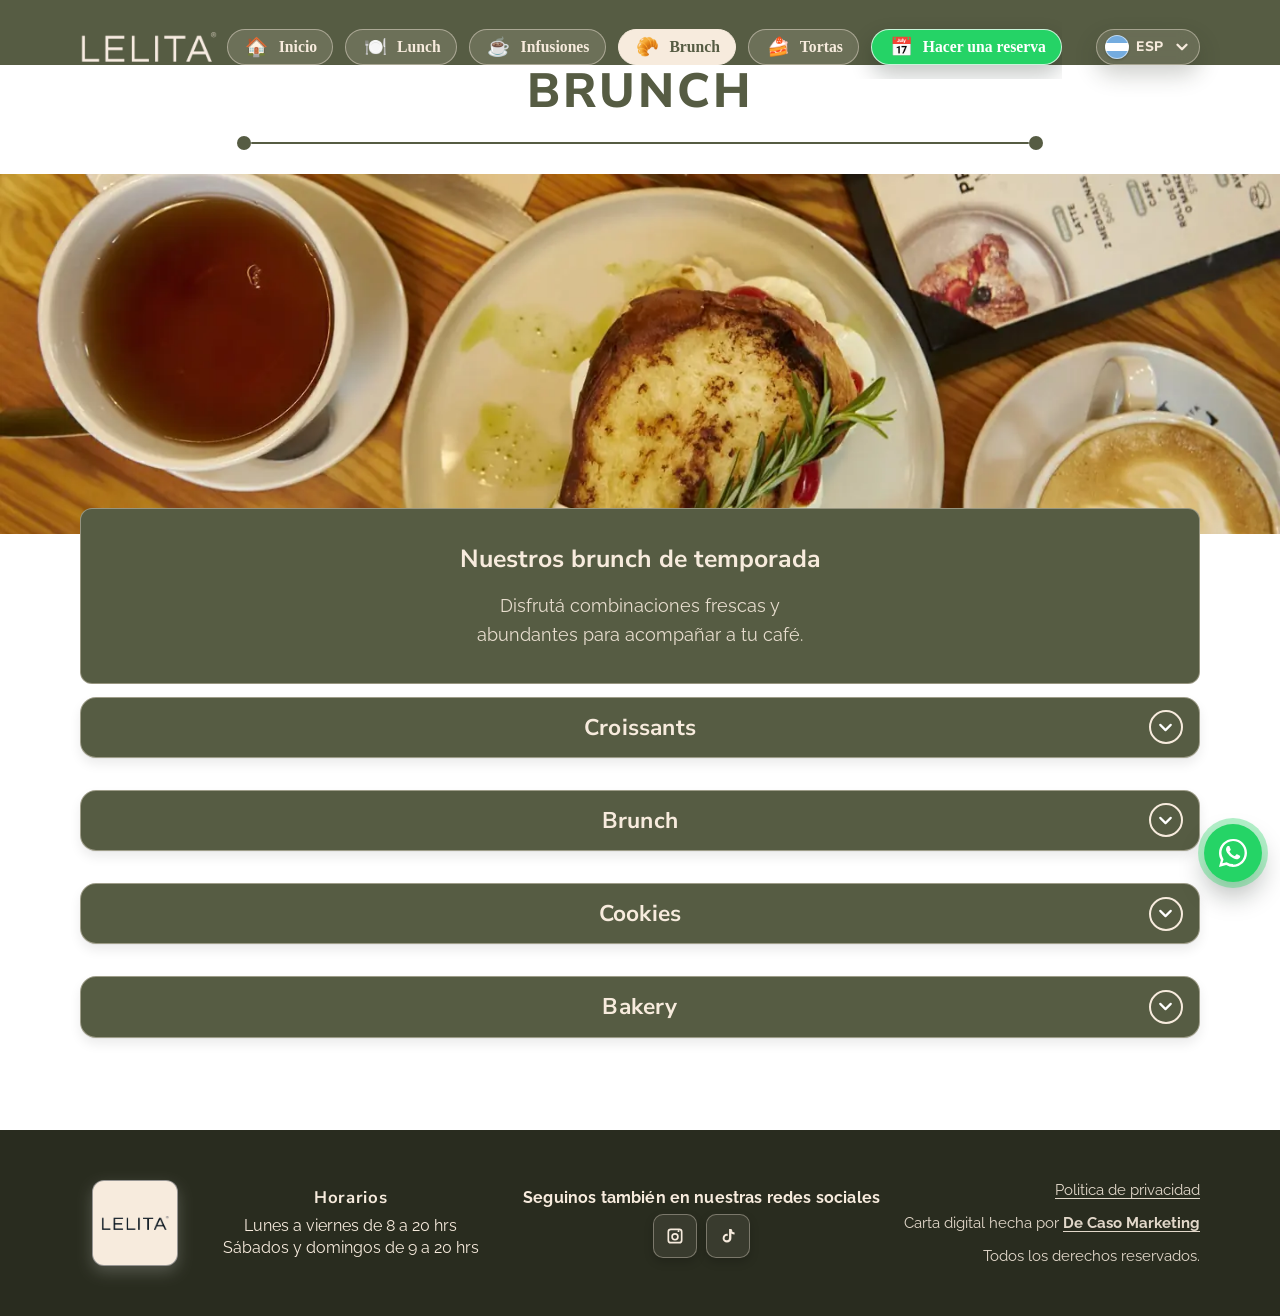
<file: brunch.html>
<!doctype html>
<html lang="es">
  <head>
    <meta charset="utf-8" />
    <meta name="viewport" content="width=device-width, initial-scale=1" />
    <meta name="theme-color" content="#565c43" />
    <title>Cafetería Lelita — Brunch casero en Palermo</title>
    <meta name="description" content="Brunch de Cafetería Lelita: medialunas, croissants, budines, alfajores y más. Aráoz 1186, Palermo, CABA." />
    <meta name="author" content="Cafetería Lelita" />
    <meta name="robots" content="index, follow, max-image-preview:large" />
    <link rel="canonical" href="https://lelita.com.ar/brunch.html" />

    <link rel="icon" href="Fotos/favicon-l.svg?v=2026092817" type="image/svg+xml" sizes="any" />
    <link rel="icon" href="Fotos/1.png?v=2026092817" type="image/png" sizes="32x32" />
    <link rel="apple-touch-icon" href="Fotos/1.png?v=2026092817" />
    <link rel="manifest" href="manifest.webmanifest" />

    <meta property="og:site_name" content="Cafetería Lelita" />
    <meta property="og:type" content="website" />
    <meta property="og:locale" content="es_AR" />
    <meta property="og:title" content="Cafetería Lelita — Brunch casero en Palermo" />
    <meta property="og:description" content="Medialunas, budines, croissants y brunch artesanal en Palermo, CABA." />
    <meta property="og:url" content="https://lelita.com.ar/brunch.html" />
    <meta property="og:image" content="https://lelita.com.ar/Fotos/brunch.jpg" />
    <meta name="twitter:card" content="summary_large_image" />
    <meta name="twitter:title" content="Brunch — Cafetería Lelita" />
    <meta name="twitter:description" content="Brunch casero en Palermo, CABA." />
    <meta name="twitter:image" content="https://lelita.com.ar/Fotos/brunch.jpg" />

    <link rel="preconnect" href="https://fonts.googleapis.com" />
    <link rel="preconnect" href="https://fonts.gstatic.com" crossorigin />
    <link href="https://fonts.googleapis.com/css2?family=Nunito+Sans:wght@400;600;700;800&family=Playwrite+CZ:opsz,wght@8..144,200..400&family=Raleway:wght@400;600&display=swap" rel="stylesheet" />

    <link rel="preload" as="image" href="Fotos/brunch.webp" type="image/webp" fetchpriority="high" />

    <link rel="stylesheet" href="styles.css?v=2026092817" />
    <script defer src="codigo.js?v=2026092817"></script>
    <!-- Google tag (gtag.js) -->
    <script async src="https://www.googletagmanager.com/gtag/js?id=G-SQ95VVT5MY"></script>
    <script>
      window.dataLayer = window.dataLayer || [];
      function gtag(){dataLayer.push(arguments);}
      gtag('js', new Date());

      // Sin banner: analitica activa. Si alguien ya habia tocado "Rechazar", se respeta.
      var lelitaAnalyticsOff = false;
      try { lelitaAnalyticsOff = localStorage.getItem('lelitaConsentChoice') === 'rejected'; } catch (e) {}

      gtag('consent', 'default', {
        ad_storage: 'denied',
        analytics_storage: lelitaAnalyticsOff ? 'denied' : 'granted',
        functionality_storage: 'granted',
        security_storage: 'granted'
      });

      gtag('config', 'G-SQ95VVT5MY');
    </script>
  </head>
  <body class="page-brunch">
    <header class="site-header">
      <div class="header-inner">
        <a href="index.html" class="logo" aria-label="Inicio"><picture><source srcset="Fotos/1.webp?v=2026092817" type="image/webp" /><img class="logo-img" src="Fotos/1.png?v=2026092817" alt="" /></picture></a>
        <div class="lang-switcher">
          <button class="lang-toggle" type="button" aria-label="Elegir idioma" aria-haspopup="menu" aria-expanded="false" aria-controls="lang-menu" data-lang-toggle>
            <span class="flag flag--ar" aria-hidden="true"></span>
            <span class="lang-code" data-lang-code>ESP</span>
          </button>
          <ul id="lang-menu" class="lang-menu" role="menu" aria-label="Idiomas" data-lang-menu>
            <li role="none">
              <button class="lang-option" type="button" role="menuitemradio" aria-checked="true" data-lang-option data-lang="es">
                <span class="flag flag--ar" aria-hidden="true"></span>
                <span class="lang-option__code">ESP</span>
              </button>
            </li>
            <li role="none">
              <button class="lang-option" type="button" role="menuitemradio" aria-checked="false" data-lang-option data-lang="en">
                <span class="flag flag--us" aria-hidden="true"></span>
                <span class="lang-option__code">ENG</span>
              </button>
            </li>
            <li role="none">
              <button class="lang-option" type="button" role="menuitemradio" aria-checked="false" data-lang-option data-lang="pt">
                <span class="flag flag--br" aria-hidden="true"></span>
                <span class="lang-option__code">POR</span>
              </button>
            </li>
          </ul>
        </div>
        <button class="menu-toggle" aria-label="Abrir menú" aria-expanded="false" aria-controls="primary-nav"><span class="menu-icon" aria-hidden="true"></span></button>
        <nav id="primary-nav" class="nav" aria-label="Navegación principal">
          <ul class="nav-list">
            <li class="nav-item"><a class="nav-link" href="index.html"><span class="nav-icon">🏠</span><span class="nav-text">Inicio</span></a></li>
            <li class="nav-item"><a class="nav-link" href="lunch.html"><span class="nav-icon">🍽️</span><span class="nav-text">Lunch</span></a></li>
            <li class="nav-item"><a class="nav-link" href="infusiones.html"><span class="nav-icon">☕</span><span class="nav-text">Infusiones</span></a></li>
            <li class="nav-item"><a class="nav-link" aria-current="page" href="brunch.html"><span class="nav-icon">🥐</span><span class="nav-text">Brunch</span></a></li>
            <li class="nav-item"><a class="nav-link" href="tortas.html"><span class="nav-icon">🍰</span><span class="nav-text">Tortas</span></a></li>
            <li class="nav-item"><a class="nav-link nav-link--reserve" href="https://wa.me/5491122653157?text=Hola%21%0AQuiero%20hacer%20una%20reserva%20a%20nombre%20de%20___%0ASomos%20___%20personas%20para%20el%20d%C3%ADa%20___%20a%20las%20___%20hs." target="_blank" rel="noopener noreferrer"><span class="nav-icon">📅</span><span class="nav-text">Hacer una reserva</span><span class="sr-only"> (abre WhatsApp)</span></a></li>
          </ul>
        </nav>
      </div>
    </header>

    <div class="section-switcher" aria-label="Cambiar sección de la carta">
      <div class="switcher-inner">
        <ul class="switcher-list">
          <li><a class="pill-link" href="lunch.html">Lunch</a></li>
          <li><a class="pill-link" href="infusiones.html">Infusiones</a></li>
          <li><a class="pill-link" aria-current="page" href="brunch.html">Brunch</a></li>
          <li><a class="pill-link" href="tortas.html">Tortas</a></li>
        </ul>
      </div>
    </div>

    <main class="content">
      <section class="section-hero">
        <div class="title-banner" aria-label="Título de sección decorado">
          <div class="line"><span class="dot"></span><span class="rule"></span><span class="dot"></span></div>
          <h1 class="title">Brunch</h1>
          <div class="line"><span class="dot"></span><span class="rule"></span><span class="dot"></span></div>
        </div>
        <div class="section-lead-card">
          <picture><source srcset="Fotos/brunch.webp" type="image/webp" /><img class="lead-media lead-media--full-bleed" src="Fotos/brunch.jpg" alt="Referencia de Brunch" loading="eager" decoding="async" fetchpriority="high" /></picture>
          <div class="lead-body">
            <h2>Nuestros brunch de temporada</h2>
            <p>Disfrutá combinaciones frescas y abundantes para acompañar a tu café.</p>
          </div>
        </div>
      </section>

      <div class="menu-legend menu-legend--hero" aria-label="Opciones especiales" style="display: none;">
        <p class="menu-legend__text">
          <span class="menu-legend__lead">Platos señalados como</span>
          <span class="menu-legend__item">
            <span class="menu-legend__icon menu-legend__icon--veg" aria-hidden="true">🌿</span>
            <span class="menu-legend__label">Vegetariano</span>
          </span>
          <span class="menu-legend__sep">y</span>
          <span class="menu-legend__item">
            <span class="menu-legend__icon menu-legend__icon--tacc" aria-hidden="true">🌾</span>
            <span class="menu-legend__label">Sin TACC</span>
          </span>
        </p>
      </div>

      <!-- Acordiones de Brunch -->
      <!-- Croissants (5 opciones) -->
      <section class="accordion" aria-labelledby="toggle-croissants">
        <button id="toggle-croissants" class="accordion-toggle" type="button" aria-expanded="false" aria-controls="panel-croissants">Croissants</button>
        <div id="panel-croissants" class="accordion-panel" role="region" aria-labelledby="toggle-croissants">
          <div class="dish-list">
            <article class="dish-card has-image" style="--photo-position: 50% 69%; --photo-zoom: 1; --photo-shift-x: 0px; --photo-shift-y: 0px; --photo-radius: 14px; --photo-bg: rgba(247, 235, 221, 0.2);"><div class="dish-media"><picture><source srcset="Fotos/comida-brunch/croissant.webp" type="image/webp" /><img src="Fotos/comida-brunch/croissant.jpg" alt="Croissant clásico" loading="lazy" decoding="async" /></picture></div><div class="dish-body"><h3 class="dish-name">Croissant</h3><div class="dish-price">$4.500</div></div></article>
            <article class="dish-card no-image"><div class="dish-body"><h3 class="dish-name">Pastelera y Frutillas</h3><div class="dish-price">$7.500</div></div></article>
            <article class="dish-card no-image"><div class="dish-body"><h3 class="dish-name">Nutella y Almendras Tostadas</h3><div class="dish-price">$8.800</div></div></article>
            <article class="dish-card no-image"><div class="dish-body"><h3 class="dish-name">Mediterráneo</h3><p class="dish-desc">Relleno con jamón crudo, tomate y rúcula</p><div class="dish-price">$8.500</div></div></article>
            <article class="dish-card no-image"><div class="dish-body"><h3 class="dish-name">Mushroom</h3><p class="dish-desc">Salsa bechamel, espinaca, champiñones salteados y huevo poché.</p><div class="dish-price">$9.500</div></div></article>
          </div>
        </div>
      </section>

      <!-- Brunch (10 opciones) -->
      <section class="accordion" aria-labelledby="toggle-brunch-items">
        <button id="toggle-brunch-items" class="accordion-toggle" type="button" aria-expanded="false" aria-controls="panel-brunch-items">Brunch</button>
        <div id="panel-brunch-items" class="accordion-panel" role="region" aria-labelledby="toggle-brunch-items">
          <div class="dish-list">
            <article class="dish-card no-image"><div class="dish-body"><h3 class="dish-name">Avocado</h3><p class="dish-desc">Tostón con base de queso crema, palta, cherrys confitados, huevo pochado y brotes de soja.</p><div class="dish-price">$10.700</div></div></article>
            <article class="dish-card has-image" style="--photo-position: 50% 50%; --photo-zoom: 1; --photo-shift-x: 0px; --photo-shift-y: 0px; --photo-radius: 14px; --photo-bg: rgba(247, 235, 221, 0.2);"><div class="dish-media"><picture><source srcset="Fotos/comida-brunch/salmon-toast.webp" type="image/webp" /><img src="Fotos/comida-brunch/salmon-toast.jpeg" alt="Tostón con salmón gravlax" loading="lazy" decoding="async" /></picture></div><div class="dish-body"><h3 class="dish-name">Salmón Gravlax</h3><p class="dish-desc">Tostón con queso cremoso cítrico, salmón curado al estilo gravlax, palta laminada y huevo poché.</p><div class="dish-price">$15.500</div></div></article>
            <article class="dish-card no-image"><div class="dish-body"><h3 class="dish-name">Huevo de Campo</h3><p class="dish-desc">Tostón con base de queso crema, huevos revueltos, y panceta ahumada.</p><div class="dish-price">$8.300</div></div></article>
            <article class="dish-card has-image" style="--photo-position: 50% 65%; --photo-zoom: 1; --photo-shift-x: 0px; --photo-shift-y: 0px; --photo-radius: 14px; --photo-bg: rgba(247, 235, 221, 0.2);"><div class="dish-media"><picture><source srcset="Fotos/comida-brunch/croque-madame.webp" type="image/webp" /><img src="Fotos/comida-brunch/croque-madame.jpg" alt="Croque Madame con huevo a la plancha" loading="lazy" decoding="async" /></picture></div><div class="dish-body"><h3 class="dish-name">Croque Madame</h3><p class="dish-desc">Torre de brioche dorado con jamón, queso, salsa bechamel y huevo a la plancha.</p><div class="dish-price">$12.800</div></div></article>
            <article class="dish-card no-image"><div class="dish-body"><h3 class="dish-name">Baguel Lelita</h3><p class="dish-desc">Baguel de sésamo, con base de queso crema, palta, huevo revuelto, y panceta ahumada.</p><div class="dish-price">$11.000</div></div></article>
            <article class="dish-card no-image"><div class="dish-body"><h3 class="dish-name">Lelita</h3><p class="dish-desc">Sándwich de pan ciabatta, rociado con oliva relleno con jamón, queso, tomate, rúcula y salsa Lelita.</p><div class="dish-price">$9.500</div></div></article>
            <article class="dish-card no-image"><div class="dish-body"><h3 class="dish-name">Tostadas Masa Madre/Integral</h3><p class="dish-desc">Pan de masa madre, con casuela de queso crema y mermelada de la casa.</p><div class="dish-price">$5.700</div></div></article>
            <article class="dish-card no-image"><div class="dish-body"><h3 class="dish-name">Tostado Mixto</h3><p class="dish-desc">Tostado de Jamón y Queso, en pan árabe (Podés pedirlo con la salsa Lelita).</p><div class="dish-price">$9.900</div></div></article>
            <article class="dish-card no-image"><div class="dish-body"><h3 class="dish-name">Yogurt con Granola</h3><p class="dish-desc">Yogurt natural endulzado con variedad de frutas de estación y granola de la casa.</p><div class="dish-price">$9.000</div></div></article>
            <article class="dish-card no-image"><div class="dish-body"><h3 class="dish-name">Salmón Baguel</h3><p class="dish-desc">Baguel con base de queso cremoso cítrico, salmón curado, palta y huevo poché.</p><div class="dish-price">$16.500</div></div></article>
          </div>
        </div>
      </section>

      <!-- Cookies (3 opciones) -->
      <section class="accordion" aria-labelledby="toggle-cookies">
        <button id="toggle-cookies" class="accordion-toggle" type="button" aria-expanded="false" aria-controls="panel-cookies">Cookies</button>
        <div id="panel-cookies" class="accordion-panel" role="region" aria-labelledby="toggle-cookies">
          <div class="dish-list">
            <article class="dish-card has-inset" style="--photo-position: 50% 62%; --photo-zoom: 1; --photo-shift-x: 0px; --photo-shift-y: 0px; --photo-radius: 12px; --photo-bg: rgba(247, 235, 221, 0.2);"><div class="dish-media"><picture><source srcset="Fotos/comida-brunch/cookie-vainilla-nutella.webp" type="image/webp" /><img src="Fotos/comida-brunch/cookie-vainilla-nutella.JPG" alt="Cookie de vainilla y Nutella" loading="lazy" decoding="async" /></picture></div><div class="dish-body"><h3 class="dish-name">Vainilla y Nutella</h3><div class="dish-price">$6.500</div></div></article>
            <article class="dish-card has-inset" style="--photo-position: 50% 62%; --photo-zoom: 1; --photo-shift-x: 0px; --photo-shift-y: 0px; --photo-radius: 12px; --photo-bg: rgba(247, 235, 221, 0.2);"><div class="dish-media"><picture><source srcset="Fotos/comida-brunch/cookie-red-velvet.webp" type="image/webp" /><img src="Fotos/comida-brunch/cookie-red-velvet.jpg" alt="Cookie red velvet" loading="lazy" decoding="async" /></picture></div><div class="dish-body"><h3 class="dish-name">Red Velvet</h3><div class="dish-price">$6.500</div></div></article>
            <article class="dish-card has-inset" style="--photo-position: 50% 62%; --photo-zoom: 1; --photo-shift-x: 0px; --photo-shift-y: 0px; --photo-radius: 12px; --photo-bg: rgba(247, 235, 221, 0.2);"><div class="dish-media"><picture><source srcset="Fotos/comida-brunch/cookie-chocolate-dulcedeleche.webp" type="image/webp" /><img src="Fotos/comida-brunch/cookie-chocolate-dulcedeleche.JPG" alt="Cookie de chocolate y dulce de leche" loading="lazy" decoding="async" /></picture></div><div class="dish-body"><h3 class="dish-name">Chocolate y Dulce de Leche</h3><div class="dish-price">$6.500</div></div></article>
          </div>
        </div>
      </section>

      <!-- Bakery (15 opciones) -->
      <section class="accordion" aria-labelledby="toggle-bakery">
        <button id="toggle-bakery" class="accordion-toggle" type="button" aria-expanded="false" aria-controls="panel-bakery">Bakery</button>
        <div id="panel-bakery" class="accordion-panel" role="region" aria-labelledby="toggle-bakery">
          <div class="dish-list">
            <article class="dish-card has-inset" style="--photo-position: 50% 58%; --photo-zoom: 1; --photo-shift-x: 0px; --photo-shift-y: 0px; --photo-radius: 12px; --photo-bg: rgba(247, 235, 221, 0.2);"><div class="dish-media"><picture><source srcset="Fotos/comida-brunch/alfajor-maicena.webp" type="image/webp" /><img src="Fotos/comida-brunch/alfajor-maicena.JPG" alt="Alfajor de maicena" loading="lazy" decoding="async" /></picture></div><div class="dish-body"><h3 class="dish-name">Alfajor de Maicena</h3><div class="dish-price">$5.000</div></div></article>
            <article class="dish-card has-inset" style="--photo-position: 50% 64%; --photo-zoom: 1; --photo-shift-x: 0px; --photo-shift-y: 0px; --photo-radius: 12px; --photo-bg: rgba(247, 235, 221, 0.2);"><div class="dish-media"><picture><source srcset="Fotos/comida-brunch/alfajor-de-pistacho.webp" type="image/webp" /><img src="Fotos/comida-brunch/alfajor-de-pistacho.jpg" alt="Alfajor de pistacho" loading="lazy" decoding="async" /></picture></div><div class="dish-body"><h3 class="dish-name">Alfajor de Pistacho</h3><p class="dish-desc">Relleno con chocolate blanco, pistacho y un corazón de frambuesa.</p><div class="dish-price">$5.700</div></div></article>
            <article class="dish-card has-inset" style="--photo-position: 50% 58%; --photo-zoom: 1; --photo-shift-x: 0px; --photo-shift-y: 0px; --photo-radius: 12px; --photo-bg: rgba(247, 235, 221, 0.2);"><div class="dish-media"><picture><source srcset="Fotos/comida-brunch/alfajor-almendras.webp" type="image/webp" /><img src="Fotos/comida-brunch/alfajor-almendras.jpg" alt="Alfajor de almendras" loading="lazy" decoding="async" /></picture></div><div class="dish-body"><h3 class="dish-name">Alfajor de Almendras</h3><div class="dish-price">$4.000</div></div></article>
            <article class="dish-card no-image"><div class="dish-body"><h3 class="dish-name">Alfajor de Chocolate</h3><div class="dish-price">$3.700</div></div></article>
            <article class="dish-card has-inset" style="--photo-position: 50% 50%; --photo-zoom: 1; --photo-shift-x: 0px; --photo-shift-y: 0px; --photo-radius: 12px; --photo-bg: rgba(247, 235, 221, 0.2);"><div class="dish-media"><picture><source srcset="Fotos/comida-brunch/budin-marmolado.webp" type="image/webp" /><img src="Fotos/comida-brunch/budin-marmolado.jpg" alt="Budín marmolado" loading="lazy" decoding="async" /></picture></div><div class="dish-body"><h3 class="dish-name">Budín Marmolado</h3><div class="dish-price">$5.000</div></div></article>
            <article class="dish-card has-inset" style="--photo-position: 50% 50%; --photo-zoom: 1; --photo-shift-x: 0px; --photo-shift-y: 0px; --photo-radius: 12px; --photo-bg: rgba(247, 235, 221, 0.2);"><div class="dish-media"><picture><source srcset="Fotos/comida-brunch/budin-de-limon-y-arandanos.webp" type="image/webp" /><img src="Fotos/comida-brunch/budin-de-limon-y-arandanos.jpg" alt="Budín de limón y arándanos" loading="lazy" decoding="async" /></picture></div><div class="dish-body"><h3 class="dish-name">Budín de Limón y Arándanos</h3><div class="dish-price">$5.000</div></div></article>
            <article class="dish-card has-inset" style="--photo-position: 50% 50%; --photo-zoom: 1; --photo-shift-x: 0px; --photo-shift-y: 0px; --photo-radius: 12px; --photo-bg: rgba(247, 235, 221, 0.2);"><div class="dish-media"><picture><source srcset="Fotos/comida-brunch/budin-de-banana-y-nuez.webp" type="image/webp" /><img src="Fotos/comida-brunch/budin-de-banana-y-nuez.jpg" alt="Budín de banana y nuez" loading="lazy" decoding="async" /></picture></div><div class="dish-body"><h3 class="dish-name">Budín de Banana y Nuez</h3><div class="dish-price">$5.000</div></div></article>
            <article class="dish-card has-inset" style="--photo-position: 50% 60%; --photo-zoom: 1; --photo-shift-x: 0px; --photo-shift-y: 0px; --photo-radius: 12px; --photo-bg: rgba(247, 235, 221, 0.2);"><div class="dish-media"><picture><source srcset="Fotos/comida-brunch/pan-de-chocolate.webp" type="image/webp" /><img src="Fotos/comida-brunch/pan-de-chocolate.jpg" alt="Pan de chocolate" loading="lazy" decoding="async" /></picture></div><div class="dish-body"><h3 class="dish-name">Pan de Chocolate</h3><div class="dish-price">$5.600</div></div></article>
            <article class="dish-card has-inset" style="--photo-position: 50% 57%; --photo-zoom: 1; --photo-shift-x: 0px; --photo-shift-y: 0px; --photo-radius: 12px; --photo-bg: rgba(247, 235, 221, 0.2);"><div class="dish-media"><picture><source srcset="Fotos/comida-brunch/roll-de-canela.webp" type="image/webp" /><img src="Fotos/comida-brunch/roll-de-canela.jpg" alt="Roll de canela" loading="lazy" decoding="async" /></picture></div><div class="dish-body"><h3 class="dish-name">Roll de Manzana/ Canela</h3><div class="dish-price">$5.500</div></div></article>
            <article class="dish-card has-inset" style="--photo-position: 50% 66%; --photo-zoom: 1; --photo-shift-x: 0px; --photo-shift-y: 0px; --photo-radius: 12px; --photo-bg: rgba(247, 235, 221, 0.2);"><div class="dish-media"><picture><source srcset="Fotos/comida-brunch/medialuna.webp" type="image/webp" /><img src="Fotos/comida-brunch/medialuna.jpg" alt="Medialuna" loading="lazy" decoding="async" /></picture></div><div class="dish-body"><h3 class="dish-name">Medialuna</h3><div class="dish-price">$1.700</div></div></article>
            <article class="dish-card has-inset" style="--photo-position: 50% 95%; --photo-zoom: 1; --photo-shift-x: 0px; --photo-shift-y: 0px; --photo-radius: 12px; --photo-bg: rgba(247, 235, 221, 0.2);"><div class="dish-media"><picture><source srcset="Fotos/comida-brunch/scon-de-arandanos.webp" type="image/webp" /><img src="Fotos/comida-brunch/scon-de-arandanos.jpg" alt="Scon de arándanos" loading="lazy" decoding="async" /></picture></div><div class="dish-body"><h3 class="dish-name">Scon de Arándanos</h3><div class="dish-price">$6.000</div></div></article>
            <article class="dish-card has-inset" style="--photo-position: 50% 62%; --photo-zoom: 1; --photo-shift-x: 0px; --photo-shift-y: 0px; --photo-radius: 12px; --photo-bg: rgba(247, 235, 221, 0.2);"><div class="dish-media"><picture><source srcset="Fotos/comida-brunch/scon-de-parmesano.webp" type="image/webp" /><img src="Fotos/comida-brunch/scon-de-parmesano.jpg" alt="Scon de parmesano" loading="lazy" decoding="async" /></picture></div><div class="dish-body"><h3 class="dish-name">Scon de Parmesano</h3><div class="dish-price">$6.200</div></div></article>
            <article class="dish-card has-inset" style="--photo-position: 50% 65%; --photo-zoom: 1; --photo-shift-x: 0px; --photo-shift-y: 0px; --photo-radius: 12px; --photo-bg: rgba(247, 235, 221, 0.2);"><div class="dish-media"><picture><source srcset="Fotos/comida-brunch/dolci-de-pistacho.webp" type="image/webp" /><img src="Fotos/comida-brunch/dolci-de-pistacho.jpg" alt="Dolci de pistacho" loading="lazy" decoding="async" /></picture></div><div class="dish-body"><h3 class="dish-name">Dolci de Pistacho</h3><p class="dish-desc">Masa quebrada de cacao amargo, con ganache de pistacho, y frambuesa</p><div class="dish-price">$4.500</div></div></article>
            <article class="dish-card has-inset" style="--photo-position: 50% 62%; --photo-zoom: 1; --photo-shift-x: 0px; --photo-shift-y: 0px; --photo-radius: 12px; --photo-bg: rgba(247, 235, 221, 0.2);"><div class="dish-media"><picture><source srcset="Fotos/comida-brunch/chipa.webp" type="image/webp" /><img src="Fotos/comida-brunch/chipa.JPG" alt="Chipa" loading="lazy" decoding="async" /></picture></div><div class="dish-body"><h3 class="dish-name">Chipa</h3><div class="dish-price">$2.800</div></div></article>
            <article class="dish-card no-image"><div class="dish-body"><h3 class="dish-name">Chipa Relleno</h3><p class="dish-desc">Albahaca, queso crema, aceituna, alcaparra, tomate cherry confitado y ralladura de limón.</p><div class="dish-price">$4.000</div></div></article>
          </div>
        </div>
      </section>

      
    </main>

    <footer class="site-footer">
      <div class="footer-inner">
        <div class="footer-brand">
          <picture><source srcset="Fotos/1.webp?v=2026092817" type="image/webp" /><img src="Fotos/1.png?v=2026092817" alt="Cafetería Lelita" class="footer-logo" /></picture>
        </div>
        <div class="footer-hours" aria-label="Horarios de atención">
          <h2 class="footer-heading">Horarios</h2>
          <p>Lunes a viernes de 8 a 20 hrs</p>
          <p>Sábados y domingos de 9 a 20 hrs</p>
        </div>
        <div class="footer-social" aria-label="Redes sociales">
          <p class="footer-social-title">Seguinos también en nuestras redes sociales</p>
          <div class="social-links" role="list">
            <a class="social-link" href="https://www.instagram.com/lelitacafe/" target="_blank" rel="noopener noreferrer" aria-label="Instagram de Lelita">
              <svg viewBox="0 0 24 24" aria-hidden="true" focusable="false">
                <path d="M7 3h10a4 4 0 0 1 4 4v10a4 4 0 0 1-4 4H7a4 4 0 0 1-4-4V7a4 4 0 0 1 4-4zm0 2a2 2 0 0 0-2 2v10a2 2 0 0 0 2 2h10a2 2 0 0 0 2-2V7a2 2 0 0 0-2-2H7zm5 3.5A4.5 4.5 0 1 1 7.5 13 4.5 4.5 0 0 1 12 8.5zm0 2A2.5 2.5 0 1 0 14.5 13 2.5 2.5 0 0 0 12 10.5zm5.35-4.35a1.15 1.15 0 1 1-1.15-1.15 1.15 1.15 0 0 1 1.15 1.15z"></path>
              </svg>
            </a>
            <a class="social-link" href="https://www.tiktok.com/@lelitacafe" target="_blank" rel="noopener noreferrer" aria-label="TikTok de Lelita">
              <svg viewBox="0 0 24 24" aria-hidden="true" focusable="false">
                <path d="M16.25 6.4c1.04 0.8 2.3 1.27 3.62 1.28v2.6a6.6 6.6 0 0 1-3.82-1.22v5.5a5.25 5.25 0 1 1-5.25-5.25c0.27 0 0.54 0.02 0.8 0.07v2.6a2.65 2.65 0 1 0 1.68 2.48V3.5h2.97c0.08 1.07 0.61 2.04 1.5 2.9z"></path>
              </svg>
            </a>
          </div>
        </div>
        <div class="footer-meta">
          <p><a class="footer-link" href="privacy.html">Politica de privacidad</a></p>
          <p>Carta digital hecha por <a class="footer-credit" href="https://www.instagram.com/decasomarketing/" target="_blank" rel="noopener noreferrer">De Caso Marketing<span class="sr-only"> (abre Instagram)</span></a></p>
          <p>Todos los derechos reservados.</p>
        </div>
      </div>
    </footer>
    <a class="whatsapp-float" href="https://wa.me/5491122653157?text=Hola%21%0AQuer%C3%ADa%20hacer%20una%20consulta%20sobre%20la%20carta%20%2F%20pedidos." target="_blank" rel="noopener noreferrer" aria-label="Abrir WhatsApp para hablar con el local">
      <span class="whatsapp-float__pulse" aria-hidden="true"></span>
      <svg class="whatsapp-float__icon" viewBox="0 0 24 24" aria-hidden="true" focusable="false">
        <path d="M20.52 3.48A11.43 11.43 0 0 0 12 0C5.38 0 0 5.38 0 12c0 2.11.55 4.18 1.6 6L0 24l6.18-1.62A11.93 11.93 0 0 0 12 24c6.62 0 12-5.38 12-12 0-3.2-1.25-6.2-3.48-8.52zm-8.52 18a9.9 9.9 0 0 1-5.05-1.38l-.36-.21-3.67.96.98-3.58-.23-.37A9.87 9.87 0 1 1 21.9 12a9.9 9.9 0 0 1-9.9 9.9zm5.54-7.41c-.3-.15-1.78-.88-2.05-.98-.27-.1-.47-.15-.67.15-.2.3-.77.98-.95 1.18-.17.2-.35.22-.65.07-.3-.15-1.26-.46-2.4-1.47-.89-.79-1.49-1.77-1.67-2.07-.17-.3-.02-.46.13-.61.13-.13.3-.35.45-.52.15-.17.2-.3.3-.5.1-.2.05-.37-.02-.52-.07-.15-.67-1.6-.92-2.2-.24-.58-.49-.5-.67-.5-.17 0-.37-.02-.57-.02-.2 0-.52.07-.79.37-.27.3-1.04 1.02-1.04 2.5s1.07 2.9 1.22 3.1c.15.2 2.1 3.2 5.07 4.49.71.31 1.26.5 1.69.64.71.23 1.36.2 1.88.12.57-.08 1.78-.73 2.03-1.43.25-.7.25-1.3.17-1.43-.08-.13-.27-.2-.57-.35z"></path>
      </svg>
    </a>
  </body>
</html>
</file>
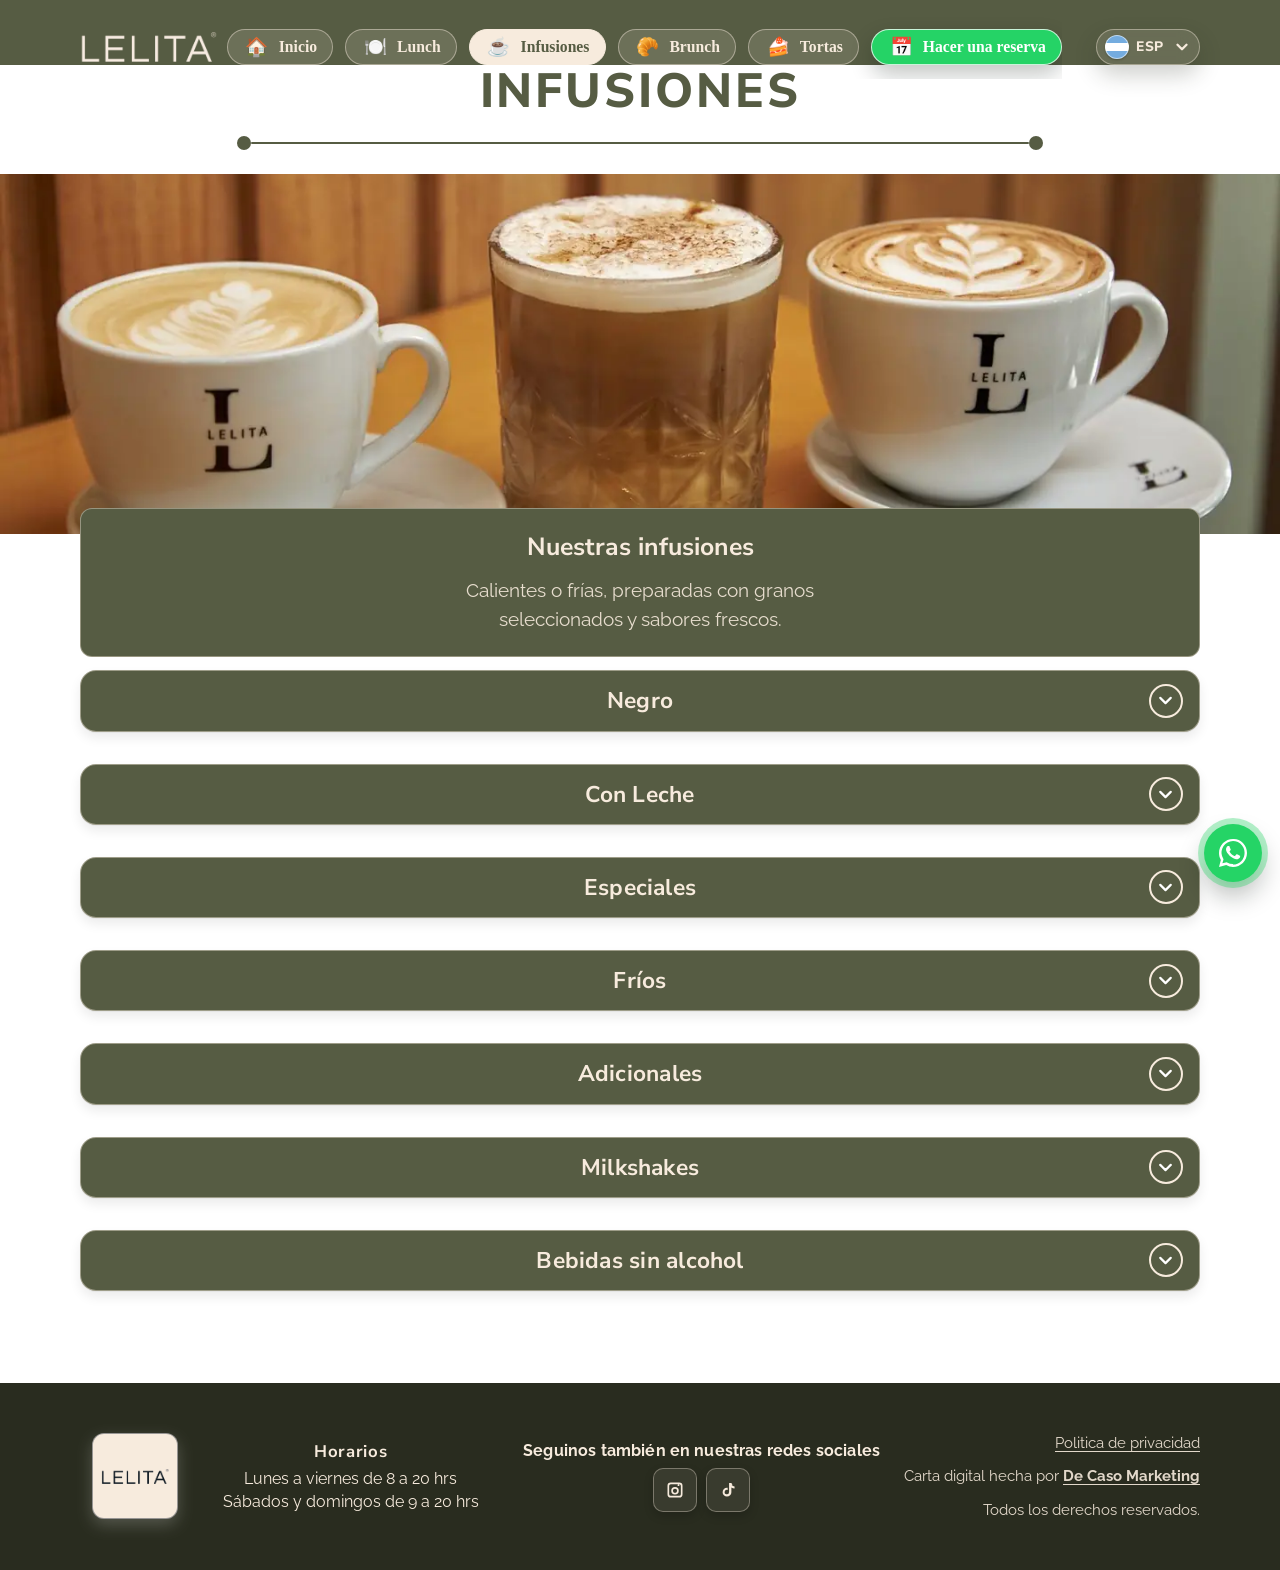
<file: infusiones.html>
<!doctype html>
<html lang="es">
  <head>
    <meta charset="utf-8" />
    <meta name="viewport" content="width=device-width, initial-scale=1, viewport-fit=cover" />
    <meta name="theme-color" content="#565c43" />
    <title>Cafetería Lelita — Café de especialidad e infusiones en Palermo</title>
    <meta name="description" content="Cafés, tés, milkshakes y bebidas sin alcohol. Carta de infusiones de Cafetería Lelita en Aráoz 1186, Palermo, CABA." />
    <meta name="author" content="Cafetería Lelita" />
    <meta name="robots" content="index, follow, max-image-preview:large" />
    <link rel="canonical" href="https://lelita.com.ar/infusiones.html" />

    <link rel="icon" href="Fotos/favicon-l.svg?v=2026092817" type="image/svg+xml" sizes="any" />
    <link rel="icon" href="Fotos/1.png?v=2026092817" type="image/png" sizes="32x32" />
    <link rel="apple-touch-icon" href="Fotos/1.png?v=2026092817" />
    <link rel="manifest" href="manifest.webmanifest" />

    <meta property="og:site_name" content="Cafetería Lelita" />
    <meta property="og:type" content="website" />
    <meta property="og:locale" content="es_AR" />
    <meta property="og:title" content="Cafetería Lelita — Café de especialidad e infusiones" />
    <meta property="og:description" content="Cafés, tés, milkshakes y bebidas sin alcohol en Palermo, CABA." />
    <meta property="og:url" content="https://lelita.com.ar/infusiones.html" />
    <meta property="og:image" content="https://lelita.com.ar/Fotos/cafe-presentacion.jpg" />
    <meta name="twitter:card" content="summary_large_image" />
    <meta name="twitter:title" content="Infusiones — Cafetería Lelita" />
    <meta name="twitter:description" content="Café de especialidad y bebidas en Palermo, CABA." />
    <meta name="twitter:image" content="https://lelita.com.ar/Fotos/cafe-presentacion.jpg" />

    <link rel="preconnect" href="https://fonts.googleapis.com" />
    <link rel="preconnect" href="https://fonts.gstatic.com" crossorigin />
    <link href="https://fonts.googleapis.com/css2?family=Nunito+Sans:wght@400;600;700;800&family=Playwrite+CZ:opsz,wght@8..144,200..400&family=Raleway:wght@400;600&display=swap" rel="stylesheet" />

    <link rel="preload" as="image" href="Fotos/cafe-presentacion.webp" type="image/webp" fetchpriority="high" />

    <link rel="stylesheet" href="styles.css?v=2026092817" />
    <script defer src="codigo.js?v=2026092817"></script>

    <!-- Google tag (gtag.js) -->
    <script async src="https://www.googletagmanager.com/gtag/js?id=G-SQ95VVT5MY"></script>
    <script>
      window.dataLayer = window.dataLayer || [];
      function gtag(){dataLayer.push(arguments);}
      gtag('js', new Date());

      // Sin banner: analitica activa. Si alguien ya habia tocado "Rechazar", se respeta.
      var lelitaAnalyticsOff = false;
      try { lelitaAnalyticsOff = localStorage.getItem('lelitaConsentChoice') === 'rejected'; } catch (e) {}

      gtag('consent', 'default', {
        ad_storage: 'denied',
        analytics_storage: lelitaAnalyticsOff ? 'denied' : 'granted',
        functionality_storage: 'granted',
        security_storage: 'granted'
      });

      gtag('config', 'G-SQ95VVT5MY');
    </script>
  </head>
  <body class="page-infusiones">
    <header class="site-header">
      <div class="header-inner">
        <a href="index.html" class="logo" aria-label="Inicio"><picture><source srcset="Fotos/1.webp?v=2026092817" type="image/webp" /><img class="logo-img" src="Fotos/1.png?v=2026092817" alt="" /></picture></a>
        <div class="lang-switcher">
          <button class="lang-toggle" type="button" aria-label="Elegir idioma" aria-haspopup="menu" aria-expanded="false" aria-controls="lang-menu" data-lang-toggle>
            <span class="flag flag--ar" aria-hidden="true"></span>
            <span class="lang-code" data-lang-code>ESP</span>
          </button>
          <ul id="lang-menu" class="lang-menu" role="menu" aria-label="Idiomas" data-lang-menu>
            <li role="none">
              <button class="lang-option" type="button" role="menuitemradio" aria-checked="true" data-lang-option data-lang="es">
                <span class="flag flag--ar" aria-hidden="true"></span>
                <span class="lang-option__code">ESP</span>
              </button>
            </li>
            <li role="none">
              <button class="lang-option" type="button" role="menuitemradio" aria-checked="false" data-lang-option data-lang="en">
                <span class="flag flag--us" aria-hidden="true"></span>
                <span class="lang-option__code">ENG</span>
              </button>
            </li>
            <li role="none">
              <button class="lang-option" type="button" role="menuitemradio" aria-checked="false" data-lang-option data-lang="pt">
                <span class="flag flag--br" aria-hidden="true"></span>
                <span class="lang-option__code">POR</span>
              </button>
            </li>
          </ul>
        </div>
        <button class="menu-toggle" aria-label="Abrir menú" aria-expanded="false" aria-controls="primary-nav"><span class="menu-icon" aria-hidden="true"></span></button>
        <nav id="primary-nav" class="nav" aria-label="Navegación principal">
          <ul class="nav-list">
            <li class="nav-item"><a class="nav-link" href="index.html"><span class="nav-icon">🏠</span><span class="nav-text">Inicio</span></a></li>
            <li class="nav-item"><a class="nav-link" href="lunch.html"><span class="nav-icon">🍽️</span><span class="nav-text">Lunch</span></a></li>
            <li class="nav-item"><a class="nav-link" aria-current="page" href="infusiones.html"><span class="nav-icon">☕</span><span class="nav-text">Infusiones</span></a></li>
            <li class="nav-item"><a class="nav-link" href="brunch.html"><span class="nav-icon">🥐</span><span class="nav-text">Brunch</span></a></li>
            <li class="nav-item"><a class="nav-link" href="tortas.html"><span class="nav-icon">🍰</span><span class="nav-text">Tortas</span></a></li>
            <li class="nav-item"><a class="nav-link nav-link--reserve" href="https://wa.me/5491122653157?text=Hola%21%0AQuiero%20hacer%20una%20reserva%20a%20nombre%20de%20___%0ASomos%20___%20personas%20para%20el%20d%C3%ADa%20___%20a%20las%20___%20hs." target="_blank" rel="noopener noreferrer"><span class="nav-icon">📅</span><span class="nav-text">Hacer una reserva</span><span class="sr-only"> (abre WhatsApp)</span></a></li>
          </ul>
        </nav>
      </div>
    </header>

    <div class="section-switcher" aria-label="Cambiar sección de la carta">
      <div class="switcher-inner">
        <ul class="switcher-list">
          <li><a class="pill-link" href="lunch.html">Lunch</a></li>
          <li><a class="pill-link" aria-current="page" href="infusiones.html">Infusiones</a></li>
          <li><a class="pill-link" href="brunch.html">Brunch</a></li>
          <li><a class="pill-link" href="tortas.html">Tortas</a></li>
        </ul>
      </div>
    </div>

    <main class="content">
      <section class="section-hero">
        <div class="title-banner" aria-label="Título de sección decorado">
          <div class="line"><span class="dot"></span><span class="rule"></span><span class="dot"></span></div>
          <h1 class="title">Infusiones</h1>
          <div class="line"><span class="dot"></span><span class="rule"></span><span class="dot"></span></div>
        </div>
        <div class="section-lead-card">
          <picture><source srcset="Fotos/cafe-presentacion.webp" type="image/webp" /><img class="lead-media lead-media--full-bleed" src="Fotos/cafe-presentacion.jpg" alt="Presentación de infusiones" loading="eager" decoding="async" fetchpriority="high" /></picture>
          <div class="lead-body">
            <h2>Nuestras infusiones</h2>
            <p>Calientes o frías, preparadas con granos seleccionados y sabores frescos.</p>
          </div>
        </div>
      </section>

      <div class="menu-legend menu-legend--hero" aria-label="Opciones especiales" style="display: none;">
        <p class="menu-legend__text">
          <span class="menu-legend__lead">Platos señalados como</span>
          <span class="menu-legend__item">
            <span class="menu-legend__icon menu-legend__icon--veg" aria-hidden="true">🌿</span>
            <span class="menu-legend__label">Vegetariano</span>
          </span>
          <span class="menu-legend__sep">y</span>
          <span class="menu-legend__item">
            <span class="menu-legend__icon menu-legend__icon--tacc" aria-hidden="true">🌾</span>
            <span class="menu-legend__label">Sin TACC</span>
          </span>
        </p>
      </div>

      <!-- Secciones desplegables para Infusiones -->
      <!-- Negro (5 opciones) -->
      <section class="accordion" aria-labelledby="toggle-negro">
        <button id="toggle-negro" class="accordion-toggle" type="button" aria-expanded="false" aria-controls="panel-negro">Negro</button>
        <div id="panel-negro" class="accordion-panel" role="region" aria-labelledby="toggle-negro">
          <div class="dish-list">
            <article class="dish-card has-inset" style="--photo-position: 50% 60%; --photo-zoom: 1; --photo-shift-x: 0px; --photo-shift-y: 0px; --photo-radius: 12px; --photo-bg: rgba(247, 235, 221, 0.2);"><div class="dish-media"><picture><source srcset="Fotos/expresso.webp" type="image/webp" /><img src="Fotos/expresso.jpg" alt="Taza de Expresso" loading="lazy" decoding="async" /></picture></div><div class="dish-body"><h3 class="dish-name">Expresso</h3><p class="dish-desc">25 a 30ml de extracción.</p><div class="dish-price">$3.100</div></div></article>
            <article class="dish-card has-inset" style="--photo-position: 50% 47%; --photo-zoom: 1; --photo-shift-x: 0px; --photo-shift-y: 0px; --photo-radius: 12px; --photo-bg: rgba(247, 235, 221, 0.2);"><div class="dish-media"><picture><source srcset="Fotos/doppio.webp" type="image/webp" /><img src="Fotos/doppio.jpg" alt="Taza de Doppio" loading="lazy" decoding="async" /></picture></div><div class="dish-body"><h3 class="dish-name">Doppio</h3><p class="dish-desc">55 a 60ml de extracción.</p><div class="dish-price">$4.100</div></div></article>
            <article class="dish-card has-inset" style="--photo-position: 50% 63%; --photo-zoom: 1; --photo-shift-x: 0px; --photo-shift-y: 0px; --photo-radius: 12px; --photo-bg: rgba(247, 235, 221, 0.2);"><div class="dish-media"><picture><source srcset="Fotos/lungo.webp" type="image/webp" /><img src="Fotos/lungo.jpg" alt="Lungo servido en vaso" loading="lazy" decoding="async" /></picture></div><div class="dish-body"><h3 class="dish-name">Lungo</h3><p class="dish-desc">Cama de agua y espresso.</p><div class="dish-price">$3.700</div></div></article>
            <article class="dish-card has-inset" style="--photo-position: 50% 72%; --photo-zoom: 1; --photo-shift-x: 0px; --photo-shift-y: 0px; --photo-radius: 12px; --photo-bg: rgba(247, 235, 221, 0.2);"><div class="dish-media"><picture><source srcset="Fotos/latte.webp" type="image/webp" /><img src="Fotos/latte.jpg" alt="Taza de Americano" loading="lazy" decoding="async" /></picture></div><div class="dish-body"><h3 class="dish-name">Americano</h3><p class="dish-desc">Doble espresso y cama de agua.</p><div class="dish-price">$3.900</div></div></article>
            <article class="dish-card has-inset" style="--photo-position: 50% 72%; --photo-zoom: 1; --photo-shift-x: 0px; --photo-shift-y: 0px; --photo-radius: 12px; --photo-bg: rgba(247, 235, 221, 0.2);"><div class="dish-media"><picture><source srcset="Fotos/latte.webp" type="image/webp" /><img src="Fotos/latte.jpg" alt="Taza de Descafeinado" loading="lazy" decoding="async" /></picture></div><div class="dish-body"><h3 class="dish-name">Descafeinado</h3><p class="dish-desc">Doble espresso y cama de agua.</p><div class="dish-price">$5.000</div></div></article>
          </div>
        </div>
      </section>

      <!-- Con Leche (6 opciones) -->
      <section class="accordion" aria-labelledby="toggle-leche">
        <button id="toggle-leche" class="accordion-toggle" type="button" aria-expanded="false" aria-controls="panel-leche">Con Leche</button>
        <div id="panel-leche" class="accordion-panel" role="region" aria-labelledby="toggle-leche">
          <div class="dish-list">
            <article class="dish-card has-inset" style="--photo-position: 50% 72%; --photo-zoom: 1; --photo-shift-x: 0px; --photo-shift-y: 0px; --photo-radius: 12px; --photo-bg: rgba(247, 235, 221, 0.2);"><div class="dish-media"><picture><source srcset="Fotos/latte.webp" type="image/webp" /><img src="Fotos/latte.jpg" alt="Taza de Latte" loading="lazy" decoding="async" /></picture></div><div class="dish-body"><h3 class="dish-name">Latte</h3><p class="dish-desc">Espresso y leche emulsionada.</p><div class="dish-price">$4.400</div></div></article>
            <article class="dish-card has-inset" style="--photo-position: 50% 72%; --photo-zoom: 1; --photo-shift-x: 0px; --photo-shift-y: 0px; --photo-radius: 12px; --photo-bg: rgba(247, 235, 221, 0.2);"><div class="dish-media"><picture><source srcset="Fotos/latte.webp" type="image/webp" /><img src="Fotos/latte.jpg" alt="Taza de Flat White" loading="lazy" decoding="async" /></picture></div><div class="dish-body"><h3 class="dish-name">Flat White</h3><p class="dish-desc">Doble Espresso y leche emulsionada.</p><div class="dish-price">$4.900</div></div></article>
            <article class="dish-card has-inset" style="--photo-position: 50% 72%; --photo-zoom: 1; --photo-shift-x: 0px; --photo-shift-y: 0px; --photo-radius: 12px; --photo-bg: rgba(247, 235, 221, 0.2);"><div class="dish-media"><picture><source srcset="Fotos/latte.webp" type="image/webp" /><img src="Fotos/latte.jpg" alt="Taza de Cortado" loading="lazy" decoding="async" /></picture></div><div class="dish-body"><h3 class="dish-name">Cortado</h3><p class="dish-desc">Espresso y leche emulsionada.</p><div class="dish-price">$4.000</div></div></article>
            <article class="dish-card has-inset" style="--photo-position: 50% 60%; --photo-zoom: 1; --photo-shift-x: 0px; --photo-shift-y: 0px; --photo-radius: 12px; --photo-bg: rgba(247, 235, 221, 0.2);"><div class="dish-media"><picture><source srcset="Fotos/magic.webp" type="image/webp" /><img src="Fotos/magic.jpg" alt="Taza de Magic" loading="lazy" decoding="async" /></picture></div><div class="dish-body"><h3 class="dish-name">Magic</h3><p class="dish-desc">Doble Espresso y leche emulsionada.</p><div class="dish-price">$4.700</div></div></article>
            <article class="dish-card has-inset" style="--photo-position: 50% 72%; --photo-zoom: 1; --photo-shift-x: 0px; --photo-shift-y: 0px; --photo-radius: 12px; --photo-bg: rgba(247, 235, 221, 0.2);"><div class="dish-media"><picture><source srcset="Fotos/latte.webp" type="image/webp" /><img src="Fotos/latte.jpg" alt="Taza de Macchiato" loading="lazy" decoding="async" /></picture></div><div class="dish-body"><h3 class="dish-name">Macchiato</h3><p class="dish-desc">Ristretto y espuma de leche.</p><div class="dish-price">$3.700</div></div></article>
            <article class="dish-card has-inset" style="--photo-position: 50% 72%; --photo-zoom: 1; --photo-shift-x: 0px; --photo-shift-y: 0px; --photo-radius: 12px; --photo-bg: rgba(247, 235, 221, 0.2);"><div class="dish-media"><picture><source srcset="Fotos/latte.webp" type="image/webp" /><img src="Fotos/latte.jpg" alt="Taza de Lágrima" loading="lazy" decoding="async" /></picture></div><div class="dish-body"><h3 class="dish-name">Lagrima</h3><p class="dish-desc">Ristretto y emulsionada.</p><div class="dish-price">$4.100</div></div></article>
          </div>
        </div>
      </section>

      <!-- Especiales (5 opciones) -->
      <section class="accordion" aria-labelledby="toggle-especiales">
        <button id="toggle-especiales" class="accordion-toggle" type="button" aria-expanded="false" aria-controls="panel-especiales">Especiales</button>
        <div id="panel-especiales" class="accordion-panel" role="region" aria-labelledby="toggle-especiales">
          <div class="dish-list">
            <article class="dish-card has-inset" style="--photo-position: 50% 72%; --photo-zoom: 1; --photo-shift-x: 0px; --photo-shift-y: 0px; --photo-radius: 12px; --photo-bg: rgba(247, 235, 221, 0.2);"><div class="dish-media"><picture><source srcset="Fotos/latte.webp" type="image/webp" /><img src="Fotos/latte.jpg" alt="Latte Caramel" loading="lazy" decoding="async" /></picture></div><div class="dish-body"><h3 class="dish-name">Latte Caramel</h3><p class="dish-desc">Espresso, leche emulsionada y syrup de caramelo.</p><div class="dish-price">$4.800</div></div></article>
            <article class="dish-card has-inset" style="--photo-position: 50% 72%; --photo-zoom: 1; --photo-shift-x: 0px; --photo-shift-y: 0px; --photo-radius: 12px; --photo-bg: rgba(247, 235, 221, 0.2);"><div class="dish-media"><picture><source srcset="Fotos/latte.webp" type="image/webp" /><img src="Fotos/latte.jpg" alt="Latte Vainilla" loading="lazy" decoding="async" /></picture></div><div class="dish-body"><h3 class="dish-name">Latte Vainilla</h3><p class="dish-desc">Espresso, leche emulsionada y syrup de vainilla.</p><div class="dish-price">$4.800</div></div></article>
            <article class="dish-card has-inset" style="--photo-position: 50% 61%; --photo-zoom: 1; --photo-shift-x: 0px; --photo-shift-y: 0px; --photo-radius: 12px; --photo-bg: rgba(247, 235, 221, 0.2);"><div class="dish-media"><picture><source srcset="Fotos/mocca-individual.webp" type="image/webp" /><img src="Fotos/mocca-individual.jpg" alt="Mocca" loading="lazy" decoding="async" /></picture></div><div class="dish-body"><h3 class="dish-name">Mocca</h3><p class="dish-desc">Espresso, leche emulsionada y Chocolate semiamargo.</p><div class="dish-price">$5.000</div></div></article>
            <article class="dish-card has-inset" style="--photo-position: 50% 72%; --photo-zoom: 1; --photo-shift-x: 0px; --photo-shift-y: 0px; --photo-radius: 12px; --photo-bg: rgba(247, 235, 221, 0.2);"><div class="dish-media"><picture><source srcset="Fotos/latte.webp" type="image/webp" /><img src="Fotos/latte.jpg" alt="Capuccino Italiano" loading="lazy" decoding="async" /></picture></div><div class="dish-body"><h3 class="dish-name">Capuccino Italiano</h3><p class="dish-desc">Espresso, leche emulsionada, cacao y canela.</p><div class="dish-price">$4.700</div></div></article>
            <article class="dish-card has-inset" style="--photo-position: 50% 72%; --photo-zoom: 1; --photo-shift-x: 0px; --photo-shift-y: 0px; --photo-radius: 12px; --photo-bg: rgba(247, 235, 221, 0.2);"><div class="dish-media"><picture><source srcset="Fotos/latte.webp" type="image/webp" /><img src="Fotos/latte.jpg" alt="Spanish Latte" loading="lazy" decoding="async" /></picture></div><div class="dish-body"><h3 class="dish-name">Spanish Latte</h3><p class="dish-desc">Espresso, leche condensada, leche emulsionada y cacao.</p><div class="dish-price">$5.200</div></div></article>
          </div>
        </div>
      </section>

      <!-- Fríos (4 opciones) -->
      <section class="accordion" aria-labelledby="toggle-frios">
        <button id="toggle-frios" class="accordion-toggle" type="button" aria-expanded="false" aria-controls="panel-frios">Fríos</button>
        <div id="panel-frios" class="accordion-panel" role="region" aria-labelledby="toggle-frios">
          <div class="dish-list">
            <article class="dish-card no-image"><div class="dish-body"><h3 class="dish-name">Aeropress</h3><p class="dish-desc">Doble espresso espumoso.</p><div class="dish-price">$4.500</div></div></article>
            <article class="dish-card no-image"><div class="dish-body"><h3 class="dish-name">Cold Brew</h3><p class="dish-desc">Café molido infusionado en frío durante horas y leche emulsionada.</p><div class="dish-price">$5.200</div></div></article>
            <article class="dish-card no-image"><div class="dish-body"><h3 class="dish-name">Espresso Tonic</h3><p class="dish-desc">Espresso, agua tónica y rodaja de naranja.</p><div class="dish-price">$5.200</div></div></article>
            <article class="dish-card no-image"><div class="dish-body"><h3 class="dish-name">Berry</h3><p class="dish-desc">Cordial de arándanos, naranja y agua gasificada.</p><div class="dish-price">$5.200</div></div></article>
          </div>
        </div>
      </section>

      <!-- Adicionales (5 opciones) -->
      <section class="accordion" aria-labelledby="toggle-adicionales">
        <button id="toggle-adicionales" class="accordion-toggle" type="button" aria-expanded="false" aria-controls="panel-adicionales">Adicionales</button>
        <div id="panel-adicionales" class="accordion-panel" role="region" aria-labelledby="toggle-adicionales">
          <div class="dish-list">
            <article class="dish-card has-inset" style="--photo-position: 50% 84%; --photo-zoom: 1; --photo-shift-x: 0px; --photo-shift-y: 0px; --photo-radius: 12px; --photo-bg: rgba(247, 235, 221, 0.2);"><div class="dish-media"><img src="Fotos/bebidas-no-cafe/te-en-saquito.webp" alt="Taza de té en saquito"/></div><div class="dish-body"><h3 class="dish-name">Té en saquitos / En hebras</h3><p class="dish-desc">Consultar variedad.</p><div class="dish-price">$2.500</div></div></article>
            <article class="dish-card no-image"><div class="dish-body"><h3 class="dish-name">Leche con almendras</h3><div class="dish-price">$800</div></div></article>
            <article class="dish-card no-image"><div class="dish-body"><h3 class="dish-name">Leche Deslactosada</h3><div class="dish-price">$400</div></div></article>
            <article class="dish-card no-image"><div class="dish-body"><h3 class="dish-name">Adicional shot de cafe</h3><div class="dish-price">$900</div></div></article>
            <article class="dish-card no-image"><div class="dish-body"><h3 class="dish-name">Adicional de crema</h3><div class="dish-price">$500</div></div></article>
          </div>
        </div>
      </section>

      <!-- Milkshakes (3 opciones) -->
      <section class="accordion" aria-labelledby="toggle-milkshakes">
        <button id="toggle-milkshakes" class="accordion-toggle" type="button" aria-expanded="false" aria-controls="panel-milkshakes">Milkshakes</button>
        <div id="panel-milkshakes" class="accordion-panel" role="region" aria-labelledby="toggle-milkshakes">
          <div class="dish-list">
            <article class="dish-card has-inset" style="--photo-position: 50% 59%; --photo-zoom: 1; --photo-shift-x: 0px; --photo-shift-y: 0px; --photo-radius: 12px; --photo-bg: rgba(247, 235, 221, 0.2);"><div class="dish-media"><picture><source srcset="Fotos/bebidas-no-cafe/milkshake-dulce-de-leche.webp" type="image/webp" /><img src="Fotos/bebidas-no-cafe/milkshake-dulce-de-leche.jpg" alt="Milkshake de dulce de leche con crema" loading="lazy" decoding="async" /></picture></div><div class="dish-body"><h3 class="dish-name">Dulce de Leche</h3><p class="dish-desc">Base de leche, caramelo, helado dulce de leche y crema.</p><div class="dish-price">$7.200</div></div></article>
            <article class="dish-card has-inset" style="--photo-position: 50% 58%; --photo-zoom: 1; --photo-shift-x: 0px; --photo-shift-y: 0px; --photo-radius: 12px; --photo-bg: rgba(247, 235, 221, 0.2);"><div class="dish-media"><picture><source srcset="Fotos/bebidas-no-cafe/milkshake-oreo.webp" type="image/webp" /><img src="Fotos/bebidas-no-cafe/milkshake-oreo.jpg" alt="Milkshake de Oreo" loading="lazy" decoding="async" /></picture></div><div class="dish-body"><h3 class="dish-name">Oreo</h3><p class="dish-desc">Base de leche, helado, galletita Oreo y syrup de caramelo.</p><div class="dish-price">$7.500</div></div></article>
            <article class="dish-card has-inset" style="--photo-position: 50% 60%; --photo-zoom: 1; --photo-shift-x: 0px; --photo-shift-y: 0px; --photo-radius: 12px; --photo-bg: rgba(247, 235, 221, 0.2);"><div class="dish-media"><picture><source srcset="Fotos/bebidas-no-cafe/milkshake-frutos-rojos.webp" type="image/webp" /><img src="Fotos/bebidas-no-cafe/milkshake-frutos-rojos.jpg" alt="Milkshake de frutos rojos" loading="lazy" decoding="async" /></picture></div><div class="dish-body"><h3 class="dish-name">Frutos Rojos</h3><p class="dish-desc">Base de leche, helado de frutos rojos y syrup de vainilla.</p><div class="dish-price">$7.000</div></div></article>
          </div>
        </div>
      </section>

      <!-- Sección desplegable: Bebidas sin alcohol  -->
      <section class="accordion" aria-labelledby="toggle-sin-alcohol">
        <button id="toggle-sin-alcohol" class="accordion-toggle" type="button" aria-expanded="false" aria-controls="panel-sin-alcohol">Bebidas sin alcohol</button>
        <div id="panel-sin-alcohol" class="accordion-panel" role="region" aria-labelledby="toggle-sin-alcohol">
          <div class="dish-list">
            <article class="dish-card has-inset" style="--photo-position: 50% 50%; --photo-zoom: 1; --photo-shift-x: 0px; --photo-shift-y: 0px; --photo-radius: 12px; --photo-bg: rgba(247, 235, 221, 0.2);"><div class="dish-media"><img src="Fotos/bebidas-no-cafe/agua-con-sin-gas.webp" alt="Botella de agua con y sin gas"/></div><div class="dish-body"><h3 class="dish-name">Agua con o sin gas</h3><div class="dish-price">$3.000</div></div></article>
            <article class="dish-card has-inset" style="--photo-position: 50% 50%; --photo-zoom: 1; --photo-shift-x: 0px; --photo-shift-y: 0px; --photo-radius: 12px; --photo-bg: rgba(247, 235, 221, 0.2);"><div class="dish-media"><img src="Fotos/bebidas-no-cafe/agua-saborizada-aquarius.webp" alt="Botella de agua saborizada"/></div><div class="dish-body"><h3 class="dish-name">Agua saborizada</h3><p class="dish-desc">Sabores: Pera, uva y pomelo.</p><div class="dish-price">$3.200</div></div></article>
            <article class="dish-card has-inset" style="--photo-position: 50% 50%; --photo-zoom: 1; --photo-shift-x: 0px; --photo-shift-y: 0px; --photo-radius: 12px; --photo-bg: rgba(247, 235, 221, 0.2);"><div class="dish-media"><img src="Fotos/bebidas-no-cafe/gaseosa-linea-cola.webp" alt="Botella de gaseosa línea Coca"/></div><div class="dish-body"><h3 class="dish-name">Gaseosa linea coca</h3><p class="dish-desc">Coca Cola, Sprite o Fanta</p><div class="dish-price">$3.800</div></div></article>
            <article class="dish-card no-image"><div class="dish-body"><h3 class="dish-name">Licuados</h3><p class="dish-desc">Elección de una o 2 frutas.</p><div class="dish-price">$6.000</div></div></article>
            <article class="dish-card has-inset" style="--photo-position: 50% 44%; --photo-zoom: 1; --photo-shift-x: 0px; --photo-shift-y: 0px; --photo-radius: 12px; --photo-bg: rgba(247, 235, 221, 0.2);"><div class="dish-media"><picture><source srcset="Fotos/bebidas-no-cafe/exprimido-naranja.webp" type="image/webp" /><img src="Fotos/bebidas-no-cafe/exprimido-naranja.jpeg" alt="Vaso de exprimido de naranja" loading="lazy" decoding="async" /></picture></div><div class="dish-body"><h3 class="dish-name">Exprimido de Naranja</h3><p class="dish-desc">Naranja natural exprimida.</p><div class="dish-price">$5.500</div></div></article>
            <article class="dish-card no-image"><div class="dish-body"><h3 class="dish-name">Limonada</h3><p class="dish-desc">Limón, menta fresca y jengibre.</p><div class="dish-price">$5.500</div></div></article>
            <article class="dish-card has-inset" style="--photo-position: 50% 71%; --photo-zoom: 1; --photo-shift-x: 0px; --photo-shift-y: 0px; --photo-radius: 12px; --photo-bg: rgba(247, 235, 221, 0.2);"><div class="dish-media"><picture><source srcset="Fotos/bebidas-no-cafe/limonada-de-frutos-rojos.webp" type="image/webp" /><img src="Fotos/bebidas-no-cafe/limonada-de-frutos-rojos.jpg" alt="Limonada de frutos rojos" loading="lazy" decoding="async" /></picture></div><div class="dish-body"><h3 class="dish-name">Limonada de Frutos Rojos</h3><p class="dish-desc">Limón, frutos rojos y miel.</p><div class="dish-price">$5.000</div></div></article>
            <article class="dish-card no-image"><div class="dish-body"><h3 class="dish-name">Passión</h3><p class="dish-desc">Maracuyá, lima, naranja y jengibre.</p><div class="dish-price">$5.500</div></div></article>
            <article class="dish-card has-inset" style="--photo-position: 50% 60%; --photo-zoom: 1; --photo-shift-x: 0px; --photo-shift-y: 0px; --photo-radius: 12px; --photo-bg: rgba(247, 235, 221, 0.2);"><div class="dish-media"><picture><source srcset="Fotos/bebidas-no-cafe/pomelada.webp" type="image/webp" /><img src="Fotos/bebidas-no-cafe/pomelada.jpg" alt="Vaso de pomelada con hielo" loading="lazy" decoding="async" /></picture></div><div class="dish-body"><h3 class="dish-name">Pomelada</h3><p class="dish-desc">Pomelo rosado, agua con gas, hielo y almíbar.</p><div class="dish-price">$5.000</div></div></article>
            <article class="dish-card has-inset" style="--photo-position: 50% 50%; --photo-zoom: 1; --photo-shift-x: 0px; --photo-shift-y: 0px; --photo-radius: 12px; --photo-bg: rgba(247, 235, 221, 0.2);"><div class="dish-media"><picture><source srcset="Fotos/bebidas-no-cafe/smoothie-de-anana.webp" type="image/webp" /><img src="Fotos/bebidas-no-cafe/smoothie-de-anana.jpg" alt="Smoothie de ananá" loading="lazy" decoding="async" /></picture></div><div class="dish-body"><h3 class="dish-name">Smoothie de Ananá</h3><div class="dish-price">$6.500</div></div></article>
            <article class="dish-card has-inset" style="--photo-position: 50% 67%; --photo-zoom: 1; --photo-shift-x: 0px; --photo-shift-y: 0px; --photo-radius: 12px; --photo-bg: rgba(247, 235, 221, 0.2);"><div class="dish-media"><picture><source srcset="Fotos/bebidas-no-cafe/smoothie-de-frutilla.webp" type="image/webp" /><img src="Fotos/bebidas-no-cafe/smoothie-de-frutilla.jpg" alt="Smoothie de frutilla" loading="lazy" decoding="async" /></picture></div><div class="dish-body"><h3 class="dish-name">Smoothie de Frutilla</h3><div class="dish-price">$6.500</div></div></article>
          </div>
        </div>
      </section>

      
    </main>

    <footer class="site-footer">
      <div class="footer-inner">
        <div class="footer-brand">
          <picture><source srcset="Fotos/1.webp?v=2026092817" type="image/webp" /><img src="Fotos/1.png?v=2026092817" alt="Cafetería Lelita" class="footer-logo" /></picture>
        </div>
        <div class="footer-hours" aria-label="Horarios de atención">
          <h2 class="footer-heading">Horarios</h2>
          <p>Lunes a viernes de 8 a 20 hrs</p>
          <p>Sábados y domingos de 9 a 20 hrs</p>
        </div>
        <div class="footer-social" aria-label="Redes sociales">
          <p class="footer-social-title">Seguinos también en nuestras redes sociales</p>
          <div class="social-links" role="list">
            <a class="social-link" href="https://www.instagram.com/lelitacafe/" target="_blank" rel="noopener noreferrer" aria-label="Instagram de Lelita">
              <svg viewBox="0 0 24 24" aria-hidden="true" focusable="false">
                <path d="M7 3h10a4 4 0 0 1 4 4v10a4 4 0 0 1-4 4H7a4 4 0 0 1-4-4V7a4 4 0 0 1 4-4zm0 2a2 2 0 0 0-2 2v10a2 2 0 0 0 2 2h10a2 2 0 0 0 2-2V7a2 2 0 0 0-2-2H7zm5 3.5A4.5 4.5 0 1 1 7.5 13 4.5 4.5 0 0 1 12 8.5zm0 2A2.5 2.5 0 1 0 14.5 13 2.5 2.5 0 0 0 12 10.5zm5.35-4.35a1.15 1.15 0 1 1-1.15-1.15 1.15 1.15 0 0 1 1.15 1.15z"></path>
              </svg>
            </a>
            <a class="social-link" href="https://www.tiktok.com/@lelitacafe" target="_blank" rel="noopener noreferrer" aria-label="TikTok de Lelita">
              <svg viewBox="0 0 24 24" aria-hidden="true" focusable="false">
                <path d="M16.25 6.4c1.04 0.8 2.3 1.27 3.62 1.28v2.6a6.6 6.6 0 0 1-3.82-1.22v5.5a5.25 5.25 0 1 1-5.25-5.25c0.27 0 0.54 0.02 0.8 0.07v2.6a2.65 2.65 0 1 0 1.68 2.48V3.5h2.97c0.08 1.07 0.61 2.04 1.5 2.9z"></path>
              </svg>
            </a>
          </div>
        </div>
        <div class="footer-meta">
          <p><a class="footer-link" href="privacy.html">Politica de privacidad</a></p>
          <p>Carta digital hecha por <a class="footer-credit" href="https://www.instagram.com/decasomarketing/" target="_blank" rel="noopener noreferrer">De Caso Marketing<span class="sr-only"> (abre Instagram)</span></a></p>
          <p>Todos los derechos reservados.</p>
        </div>
      </div>
    </footer>
    <a class="whatsapp-float" href="https://wa.me/5491122653157?text=Hola%21%0AQuer%C3%ADa%20hacer%20una%20consulta%20sobre%20la%20carta%20%2F%20pedidos." target="_blank" rel="noopener noreferrer" aria-label="Abrir WhatsApp para hablar con el local">
      <span class="whatsapp-float__pulse" aria-hidden="true"></span>
      <svg class="whatsapp-float__icon" viewBox="0 0 24 24" aria-hidden="true" focusable="false">
        <path d="M20.52 3.48A11.43 11.43 0 0 0 12 0C5.38 0 0 5.38 0 12c0 2.11.55 4.18 1.6 6L0 24l6.18-1.62A11.93 11.93 0 0 0 12 24c6.62 0 12-5.38 12-12 0-3.2-1.25-6.2-3.48-8.52zm-8.52 18a9.9 9.9 0 0 1-5.05-1.38l-.36-.21-3.67.96.98-3.58-.23-.37A9.87 9.87 0 1 1 21.9 12a9.9 9.9 0 0 1-9.9 9.9zm5.54-7.41c-.3-.15-1.78-.88-2.05-.98-.27-.1-.47-.15-.67.15-.2.3-.77.98-.95 1.18-.17.2-.35.22-.65.07-.3-.15-1.26-.46-2.4-1.47-.89-.79-1.49-1.77-1.67-2.07-.17-.3-.02-.46.13-.61.13-.13.3-.35.45-.52.15-.17.2-.3.3-.5.1-.2.05-.37-.02-.52-.07-.15-.67-1.6-.92-2.2-.24-.58-.49-.5-.67-.5-.17 0-.37-.02-.57-.02-.2 0-.52.07-.79.37-.27.3-1.04 1.02-1.04 2.5s1.07 2.9 1.22 3.1c.15.2 2.1 3.2 5.07 4.49.71.31 1.26.5 1.69.64.71.23 1.36.2 1.88.12.57-.08 1.78-.73 2.03-1.43.25-.7.25-1.3.17-1.43-.08-.13-.27-.2-.57-.35z"></path>
      </svg>
    </a>
  </body>
</html>
</file>
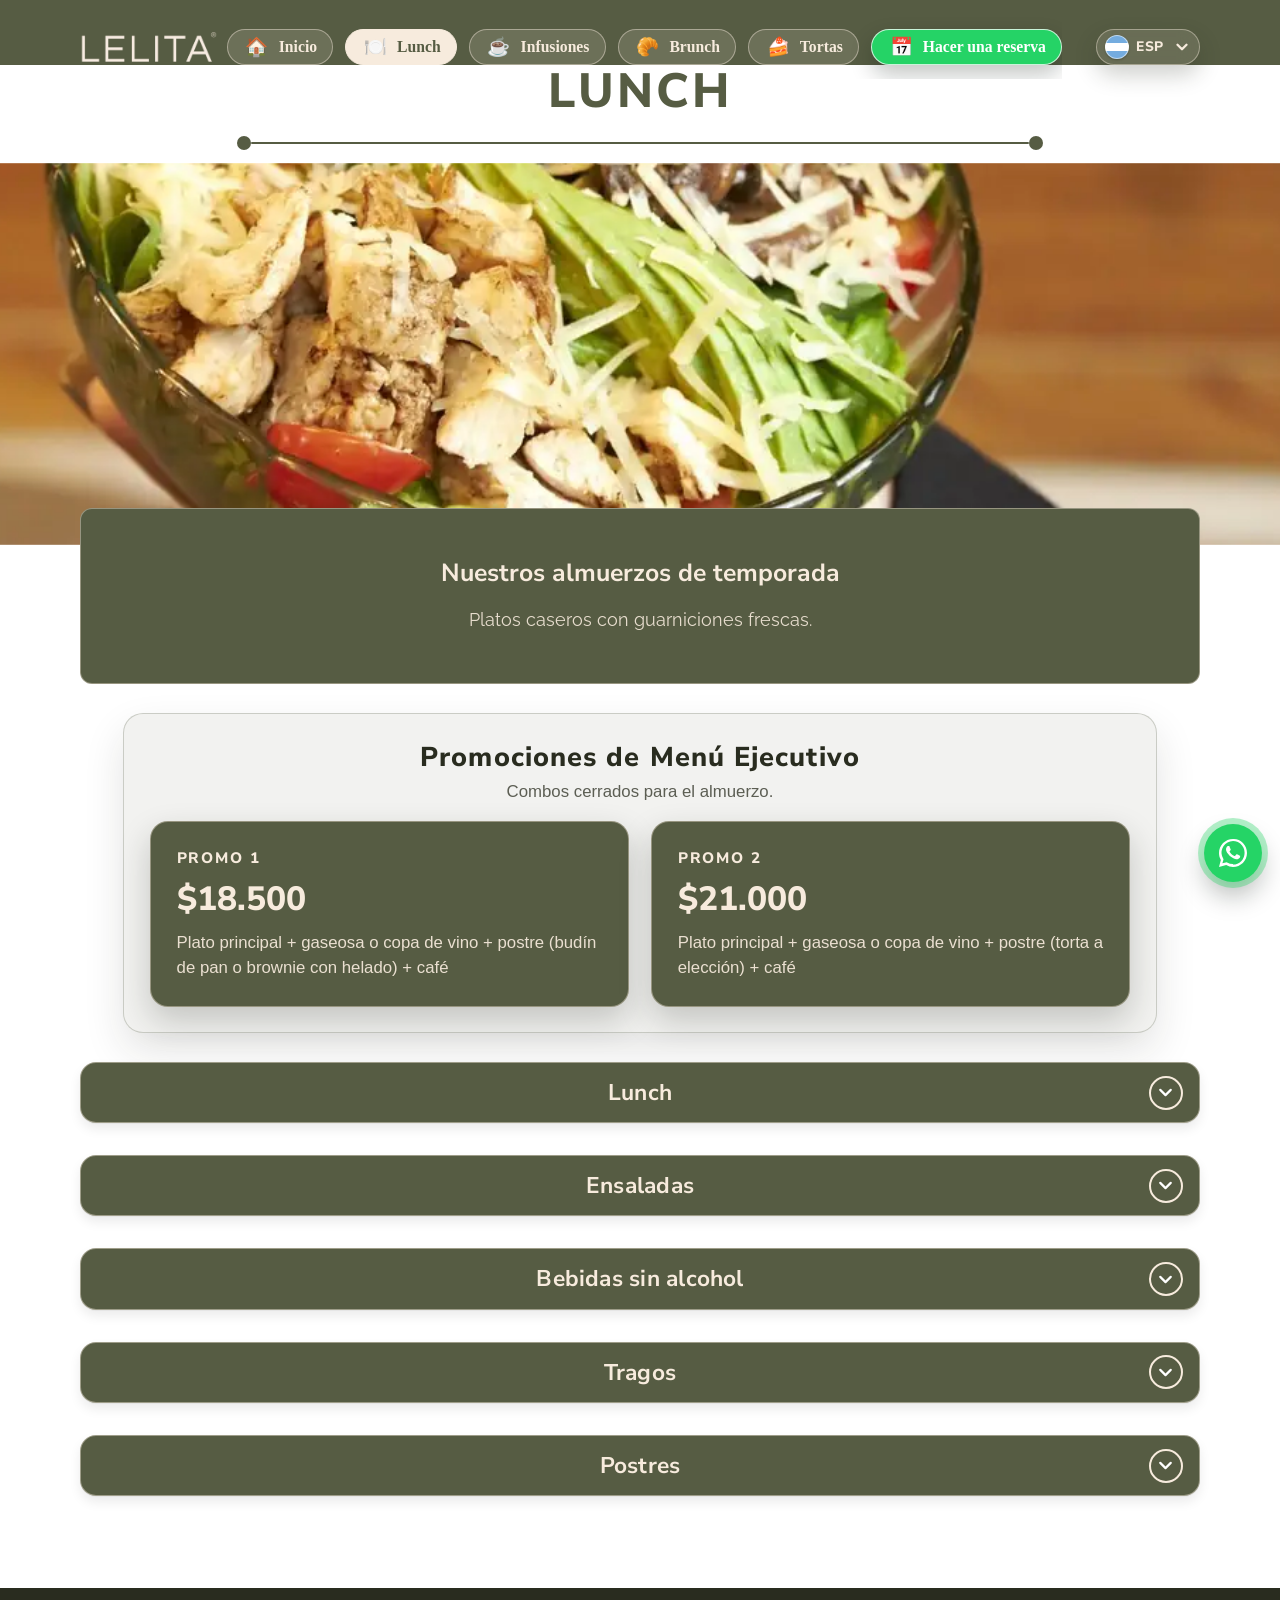
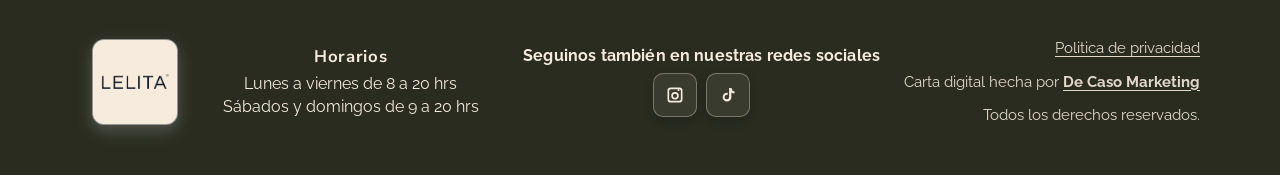
<file: lunch.html>
<!doctype html>
<html lang="es">
  <head>
    <meta charset="utf-8" />
    <meta name="viewport" content="width=device-width, initial-scale=1, viewport-fit=cover" />
    <meta name="theme-color" content="#565c43" />
    <title>Cafetería Lelita — Lunch casero en Palermo</title>
    <meta name="description" content="Carta de lunch de Cafetería Lelita: platos caseros de temporada con guarniciones frescas. Aráoz 1186, Palermo, CABA." />
    <meta name="author" content="Cafetería Lelita" />
    <meta name="robots" content="index, follow, max-image-preview:large" />
    <link rel="canonical" href="https://lelita.com.ar/lunch.html" />

    <link rel="icon" href="Fotos/favicon-l.svg?v=2026092817" type="image/svg+xml" sizes="any" />
    <link rel="icon" href="Fotos/1.png?v=2026092817" type="image/png" sizes="32x32" />
    <link rel="apple-touch-icon" href="Fotos/1.png?v=2026092817" />
    <link rel="manifest" href="manifest.webmanifest" />

    <meta property="og:site_name" content="Cafetería Lelita" />
    <meta property="og:type" content="website" />
    <meta property="og:locale" content="es_AR" />
    <meta property="og:title" content="Cafetería Lelita — Lunch casero en Palermo" />
    <meta property="og:description" content="Carta de lunch de Cafetería Lelita: platos caseros de temporada en Aráoz 1186, Palermo, CABA." />
    <meta property="og:url" content="https://lelita.com.ar/lunch.html" />
    <meta property="og:image" content="https://lelita.com.ar/Fotos/lunch-presentacion.jpg" />
    <meta name="twitter:card" content="summary_large_image" />
    <meta name="twitter:title" content="Lunch — Cafetería Lelita" />
    <meta name="twitter:description" content="Platos caseros y frescos en Palermo, CABA." />
    <meta name="twitter:image" content="https://lelita.com.ar/Fotos/lunch-presentacion.jpg" />

    <link rel="preconnect" href="https://fonts.googleapis.com" />
    <link rel="preconnect" href="https://fonts.gstatic.com" crossorigin />
    <link href="https://fonts.googleapis.com/css2?family=Nunito+Sans:wght@400;600;700;800&family=Playwrite+CZ:opsz,wght@8..144,200..400&family=Raleway:wght@400;600&display=swap" rel="stylesheet" />

    <link rel="preload" as="image" href="Fotos/lunch-presentacion.webp" type="image/webp" fetchpriority="high" />

    <link rel="stylesheet" href="styles.css?v=2026092817" />
    <script defer src="codigo.js?v=2026092817"></script>

    <!-- Google tag (gtag.js) -->
    <script async src="https://www.googletagmanager.com/gtag/js?id=G-SQ95VVT5MY"></script>
    <script>
      window.dataLayer = window.dataLayer || [];
      function gtag(){dataLayer.push(arguments);}
      gtag('js', new Date());

      // Sin banner: analitica activa. Si alguien ya habia tocado "Rechazar", se respeta.
      var lelitaAnalyticsOff = false;
      try { lelitaAnalyticsOff = localStorage.getItem('lelitaConsentChoice') === 'rejected'; } catch (e) {}

      gtag('consent', 'default', {
        ad_storage: 'denied',
        analytics_storage: lelitaAnalyticsOff ? 'denied' : 'granted',
        functionality_storage: 'granted',
        security_storage: 'granted'
      });

      gtag('config', 'G-SQ95VVT5MY');
    </script>
  </head>
  <body class="page-lunch">
    <header class="site-header">
      <div class="header-inner">
        <a href="index.html" class="logo" aria-label="Inicio"><picture><source srcset="Fotos/1.webp?v=2026092817" type="image/webp" /><img class="logo-img" src="Fotos/1.png?v=2026092817" alt="" /></picture></a>
        <div class="lang-switcher">
          <button class="lang-toggle" type="button" aria-label="Elegir idioma" aria-haspopup="menu" aria-expanded="false" aria-controls="lang-menu" data-lang-toggle>
            <span class="flag flag--ar" aria-hidden="true"></span>
            <span class="lang-code" data-lang-code>ESP</span>
          </button>
          <ul id="lang-menu" class="lang-menu" role="menu" aria-label="Idiomas" data-lang-menu>
            <li role="none">
              <button class="lang-option" type="button" role="menuitemradio" aria-checked="true" data-lang-option data-lang="es">
                <span class="flag flag--ar" aria-hidden="true"></span>
                <span class="lang-option__code">ESP</span>
              </button>
            </li>
            <li role="none">
              <button class="lang-option" type="button" role="menuitemradio" aria-checked="false" data-lang-option data-lang="en">
                <span class="flag flag--us" aria-hidden="true"></span>
                <span class="lang-option__code">ENG</span>
              </button>
            </li>
            <li role="none">
              <button class="lang-option" type="button" role="menuitemradio" aria-checked="false" data-lang-option data-lang="pt">
                <span class="flag flag--br" aria-hidden="true"></span>
                <span class="lang-option__code">POR</span>
              </button>
            </li>
          </ul>
        </div>
        <button class="menu-toggle" aria-label="Abrir menú" aria-expanded="false" aria-controls="primary-nav"><span class="menu-icon" aria-hidden="true"></span></button>
        <nav id="primary-nav" class="nav" aria-label="Navegación principal">
          <ul class="nav-list">
            <li class="nav-item"><a class="nav-link" href="index.html"><span class="nav-icon">🏠</span><span class="nav-text">Inicio</span></a></li>
            <li class="nav-item"><a class="nav-link" aria-current="page" href="lunch.html"><span class="nav-icon">🍽️</span><span class="nav-text">Lunch</span></a></li>
            <li class="nav-item"><a class="nav-link" href="infusiones.html"><span class="nav-icon">☕</span><span class="nav-text">Infusiones</span></a></li>
            <li class="nav-item"><a class="nav-link" href="brunch.html"><span class="nav-icon">🥐</span><span class="nav-text">Brunch</span></a></li>
            <li class="nav-item"><a class="nav-link" href="tortas.html"><span class="nav-icon">🍰</span><span class="nav-text">Tortas</span></a></li>
            <li class="nav-item"><a class="nav-link nav-link--reserve" href="https://wa.me/5491122653157?text=Hola%21%0AQuiero%20hacer%20una%20reserva%20a%20nombre%20de%20___%0ASomos%20___%20personas%20para%20el%20d%C3%ADa%20___%20a%20las%20___%20hs." target="_blank" rel="noopener noreferrer"><span class="nav-icon">📅</span><span class="nav-text">Hacer una reserva</span><span class="sr-only"> (abre WhatsApp)</span></a></li>
          </ul>
        </nav>
      </div>
    </header>

    <div class="section-switcher" aria-label="Cambiar sección de la carta">
      <div class="switcher-inner">
        <ul class="switcher-list">
          <li><a class="pill-link" aria-current="page" href="lunch.html">Lunch</a></li>
          <li><a class="pill-link" href="infusiones.html">Infusiones</a></li>
          <li><a class="pill-link" href="brunch.html">Brunch</a></li>
          <li><a class="pill-link" href="tortas.html">Tortas</a></li>
        </ul>
      </div>
    </div>

    <main class="content">
      <section class="section-hero">
        <div class="title-banner" aria-label="Título de sección decorado">
          <div class="line"><span class="dot"></span><span class="rule"></span><span class="dot"></span></div>
          <h1 class="title">Lunch</h1>
          <div class="line"><span class="dot"></span><span class="rule"></span><span class="dot"></span></div>
        </div>
        <div class="section-lead-card">
          <picture><source srcset="Fotos/lunch-presentacion.webp" type="image/webp" /><img class="lead-media lead-media--full-bleed" src="Fotos/lunch-presentacion.jpg" alt="Presentación de Lunch" loading="eager" decoding="async" fetchpriority="high" /></picture>
          <div class="lead-body">
            <h2>Nuestros almuerzos de temporada</h2>
            <p>Platos caseros con guarniciones frescas. </p>
          </div>
        </div>
      </section>

      <div class="menu-legend menu-legend--hero" aria-label="Opciones especiales" style="display: none;">
        <p class="menu-legend__text">
          <span class="menu-legend__lead">Platos señalados como</span>
          <span class="menu-legend__item">
            <span class="menu-legend__icon menu-legend__icon--veg" aria-hidden="true">🌿</span>
            <span class="menu-legend__label">Vegetariano</span>
          </span>
          <span class="menu-legend__sep">y</span>
          <span class="menu-legend__item">
            <span class="menu-legend__icon menu-legend__icon--tacc" aria-hidden="true">🌾</span>
            <span class="menu-legend__label">Sin TACC</span>
          </span>
        </p>
      </div>

      <section class="promo-lunch" aria-label="Promociones de Menú Ejecutivo">
        <div class="promo-lunch__header">
          <h2 class="promo-lunch__title">Promociones de Menú Ejecutivo</h2>
          <p class="promo-lunch__subtitle">Combos cerrados para el almuerzo.</p>
        </div>
        <div class="promo-lunch__grid">
          <article class="promo-card">
            <p class="promo-card__label">Promo 1</p>
            <p class="promo-card__price">$18.500</p>
            <p class="promo-card__desc">Plato principal + gaseosa o copa de vino + postre (budín de pan o brownie con helado) + café</p>
          </article>
          <article class="promo-card">
            <p class="promo-card__label">Promo 2</p>
            <p class="promo-card__price">$21.000</p>
            <p class="promo-card__desc">Plato principal + gaseosa o copa de vino + postre (torta a elección) + café</p>
          </article>
        </div>
      </section>

      <!-- Sección desplegable: Lunch (13 platos) -->
      <section class="accordion" aria-labelledby="toggle-brunch">
        <button
          id="toggle-brunch"
          class="accordion-toggle"
          type="button"
          aria-expanded="false"
          aria-controls="panel-brunch"
        >
          Lunch
        </button>
        <div id="panel-brunch" class="accordion-panel" role="region" aria-labelledby="toggle-brunch">
          <div class="dish-list">
            <article class="dish-card no-image" data-dish-type="solid"  data-image-alt="Suprema con guarnición"><div class="dish-body"><h3 class="dish-name">Suprema</h3><p class="dish-desc">Pechuga de pollo rebozada y dorada, con guarnición del día o fritas.</p><div class="dish-price">$12.500</div></div></article>
            <article class="dish-card no-image"><div class="dish-body"><h3 class="dish-name">Milanesa Napolitana</h3><p class="dish-desc">Milanesa dorada con salsa de tomate, jamón y queso gratinado, con guarnición del día o fritas.</p><div class="dish-price">$13.500</div></div></article>
            <article class="dish-card has-image" style="--photo-position: 50% 50%; --photo-zoom: 1; --photo-shift-x: 0px; --photo-shift-y: 0px; --photo-radius: 14px; --photo-bg: rgba(247, 235, 221, 0.2);">
              <div class="dish-media"><picture><source srcset="Fotos/lunch-comidas/canelon-mixto.webp" type="image/webp" /><img src="Fotos/lunch-comidas/canelon-mixto.jpg" alt="Canelones mixtos gratinados con queso" loading="lazy" decoding="async" /></picture></div>
              <div class="dish-body"><h3 class="dish-name">Canelón Mixto</h3><p class="dish-desc">De verdura o pollo, gratinado con queso fundido. Salsa mixta, filetto o salsa blanca.</p><div class="dish-price">$11.000</div></div>
            </article>
            <article class="dish-card no-image"><div class="dish-body"><h3 class="dish-name">Milanesa de Berenjena</h3><div class="dish-price">$10.500</div></div></article>
            <article class="dish-card no-image"><div class="dish-body"><h3 class="dish-name">Medallón de Lenteja</h3><p class="dish-desc">Gratinado de lentejas especiado con muzzarella y queso azul.</p><div class="dish-price">$10.500</div></div></article>
            <article class="dish-card no-image"><div class="dish-body"><h3 class="dish-name">Papas Crunch</h3><p class="dish-desc">Papas crocantes con panceta dorada.</p><div class="dish-price">$8.500</div></div></article>
            <article class="dish-card no-image"><div class="dish-body"><h3 class="dish-name">Picada para 2</h3><p class="dish-desc">Jamón crudo, 3 tipos de quesos, bastones de muzzarella, jamón cocido, maní, aceitunas y tostadas.</p><div class="dish-price">$9.500</div></div></article>
            <article class="dish-card no-image"><div class="dish-body"><h3 class="dish-name">Sándwich de Pollo</h3><p class="dish-desc">Pollo grillado, tomate, queso danbo, rúcula en pan ciabatta con aceite de oliva.</p><div class="dish-price">$11.000</div></div></article>
            <article class="dish-card no-image"><div class="dish-body"><h3 class="dish-name">Omelette</h3><p class="dish-desc">Jamón, queso, tomate y rúcula.</p><div class="dish-price">$9.500</div></div></article>
            <article class="dish-card no-image"><div class="dish-body"><h3 class="dish-name">Omelette Vegetal</h3><p class="dish-desc">Cebolla, espinaca, champiñones y queso tybo.</p><div class="dish-price">$9.000</div></div></article>
            <article class="dish-card no-image"><div class="dish-body"><h3 class="dish-name">Tarta de Pollo y Puerro</h3><div class="dish-price">$9.000</div></div></article>
          </div>
        </div>
      </section>

      <!-- Sección desplegable: Ensaladas (6 platos) -->
      <section class="accordion" aria-labelledby="toggle-ensaladas">
        <button
          id="toggle-ensaladas"
          class="accordion-toggle"
          type="button"
          aria-expanded="false"
          aria-controls="panel-ensaladas"
        >
          Ensaladas
        </button>
        <div id="panel-ensaladas" class="accordion-panel" role="region" aria-labelledby="toggle-ensaladas">
          <div class="dish-list">
            <article class="dish-card has-image" style="--photo-position: 50% 63%; --photo-zoom: 1; --photo-shift-x: 0px; --photo-shift-y: 0px; --photo-radius: 14px; --photo-bg: rgba(247, 235, 221, 0.2);">
              <div class="dish-media"><picture><source srcset="Fotos/lunch-comidas/chiken-mashroom.webp" type="image/webp" /><img src="Fotos/lunch-comidas/chiken-mashroom.jpg" alt="Ensalada Chicken Mushroom con pollo, palta y portobellos" loading="lazy" decoding="async" /></picture></div>
              <div class="dish-body"><h3 class="dish-name">Chicken Mushroom</h3><p class="dish-desc">Pollo grillado, palta, rúcula, tomate cherry, espinaca, portobello y queso en hebras.</p><div class="dish-price">$11.000</div></div>
            </article>
            <article class="dish-card no-image"><div class="dish-body"><h3 class="dish-name">Mediterránea</h3><p class="dish-desc">Aceitunas, mix de verdes, tomate cherry, cebolla morada, zucchini, queso danbo, huevo.</p><div class="dish-price">$12.000</div></div></article>
            <article class="dish-card no-image"><div class="dish-body"><h3 class="dish-name">Lelita</h3><p class="dish-desc">Rúcula, jamón crudo, uvas y queso sardo.</p><div class="dish-price">$12.000</div></div></article>
            <article class="dish-card no-image"><div class="dish-body"><h3 class="dish-name">Atún</h3><p class="dish-desc">Mix de verdes, atún, choclo, cebolla morada, tomate cherry, zanahoria rallada.</p><div class="dish-price">$12.000</div></div></article>
            <article class="dish-card no-image"><div class="dish-body"><h3 class="dish-name">Caesar</h3><p class="dish-desc">Lechuga francesa, pollo grillado, croûtons dorados, queso parmesano y aderezo Caesar casero.</p><div class="dish-price">$12.000</div></div></article>
          </div>
        </div>
      </section>

      <!-- Sección desplegable: Bebidas sin alcohol  -->
      <section class="accordion" aria-labelledby="toggle-sin-alcohol">
        <button id="toggle-sin-alcohol" class="accordion-toggle" type="button" aria-expanded="false" aria-controls="panel-sin-alcohol">Bebidas sin alcohol</button>
        <div id="panel-sin-alcohol" class="accordion-panel" role="region" aria-labelledby="toggle-sin-alcohol">
          <div class="dish-list">
            <article class="dish-card has-inset" style="--photo-position: 50% 50%; --photo-zoom: 1; --photo-shift-x: 0px; --photo-shift-y: 0px; --photo-radius: 12px; --photo-bg: rgba(247, 235, 221, 0.2);"><div class="dish-media"><img src="Fotos/bebidas-no-cafe/agua-con-sin-gas.webp" alt="Botella de agua con y sin gas"/></div><div class="dish-body"><h3 class="dish-name">Agua con o sin gas</h3><div class="dish-price">$3.000</div></div></article>
            <article class="dish-card has-inset" style="--photo-position: 50% 50%; --photo-zoom: 1; --photo-shift-x: 0px; --photo-shift-y: 0px; --photo-radius: 12px; --photo-bg: rgba(247, 235, 221, 0.2);"><div class="dish-media"><img src="Fotos/bebidas-no-cafe/agua-saborizada-aquarius.webp" alt="Botella de agua saborizada"/></div><div class="dish-body"><h3 class="dish-name">Agua saborizada</h3><p class="dish-desc">Sabores: Pera, uva y pomelo.</p><div class="dish-price">$3.200</div></div></article>
            <article class="dish-card has-inset" style="--photo-position: 50% 50%; --photo-zoom: 1; --photo-shift-x: 0px; --photo-shift-y: 0px; --photo-radius: 12px; --photo-bg: rgba(247, 235, 221, 0.2);"><div class="dish-media"><img src="Fotos/bebidas-no-cafe/gaseosa-linea-cola.webp" alt="Botella de gaseosa línea Coca"/></div><div class="dish-body"><h3 class="dish-name">Gaseosa linea coca</h3><p class="dish-desc">Coca Cola, Sprite o Fanta</p><div class="dish-price">$3.800</div></div></article>
            <article class="dish-card no-image"><div class="dish-body"><h3 class="dish-name">Licuados</h3><p class="dish-desc">Elección de una o 2 frutas.</p><div class="dish-price">$6.000</div></div></article>
            <article class="dish-card has-inset" style="--photo-position: 50% 44%; --photo-zoom: 1; --photo-shift-x: 0px; --photo-shift-y: 0px; --photo-radius: 12px; --photo-bg: rgba(247, 235, 221, 0.2);"><div class="dish-media"><picture><source srcset="Fotos/bebidas-no-cafe/exprimido-naranja.webp" type="image/webp" /><img src="Fotos/bebidas-no-cafe/exprimido-naranja.jpeg" alt="Vaso de exprimido de naranja" loading="lazy" decoding="async" /></picture></div><div class="dish-body"><h3 class="dish-name">Exprimido de Naranja</h3><p class="dish-desc">Naranja natural exprimida.</p><div class="dish-price">$5.500</div></div></article>
            <article class="dish-card no-image"><div class="dish-body"><h3 class="dish-name">Limonada</h3><p class="dish-desc">Limón, menta fresca y jengibre.</p><div class="dish-price">$5.500</div></div></article>
            <article class="dish-card has-inset" style="--photo-position: 50% 71%; --photo-zoom: 1; --photo-shift-x: 0px; --photo-shift-y: 0px; --photo-radius: 12px; --photo-bg: rgba(247, 235, 221, 0.2);"><div class="dish-media"><picture><source srcset="Fotos/bebidas-no-cafe/limonada-de-frutos-rojos.webp" type="image/webp" /><img src="Fotos/bebidas-no-cafe/limonada-de-frutos-rojos.jpg" alt="Limonada de frutos rojos" loading="lazy" decoding="async" /></picture></div><div class="dish-body"><h3 class="dish-name">Limonada de Frutos Rojos</h3><p class="dish-desc">Limón, frutos rojos y miel.</p><div class="dish-price">$5.000</div></div></article>
            <article class="dish-card no-image"><div class="dish-body"><h3 class="dish-name">Passión</h3><p class="dish-desc">Maracuyá, lima, naranja y jengibre.</p><div class="dish-price">$5.500</div></div></article>
            <article class="dish-card has-inset" style="--photo-position: 50% 60%; --photo-zoom: 1; --photo-shift-x: 0px; --photo-shift-y: 0px; --photo-radius: 12px; --photo-bg: rgba(247, 235, 221, 0.2);"><div class="dish-media"><picture><source srcset="Fotos/bebidas-no-cafe/pomelada.webp" type="image/webp" /><img src="Fotos/bebidas-no-cafe/pomelada.jpg" alt="Vaso de pomelada con hielo" loading="lazy" decoding="async" /></picture></div><div class="dish-body"><h3 class="dish-name">Pomelada</h3><p class="dish-desc">Pomelo rosado, agua con gas, hielo y almíbar.</p><div class="dish-price">$5.000</div></div></article>
            <article class="dish-card has-inset" style="--photo-position: 50% 50%; --photo-zoom: 1; --photo-shift-x: 0px; --photo-shift-y: 0px; --photo-radius: 12px; --photo-bg: rgba(247, 235, 221, 0.2);"><div class="dish-media"><picture><source srcset="Fotos/bebidas-no-cafe/smoothie-de-anana.webp" type="image/webp" /><img src="Fotos/bebidas-no-cafe/smoothie-de-anana.jpg" alt="Smoothie de ananá" loading="lazy" decoding="async" /></picture></div><div class="dish-body"><h3 class="dish-name">Smoothie de Ananá</h3><div class="dish-price">$6.500</div></div></article>
            <article class="dish-card has-inset" style="--photo-position: 50% 67%; --photo-zoom: 1; --photo-shift-x: 0px; --photo-shift-y: 0px; --photo-radius: 12px; --photo-bg: rgba(247, 235, 221, 0.2);"><div class="dish-media"><picture><source srcset="Fotos/bebidas-no-cafe/smoothie-de-frutilla.webp" type="image/webp" /><img src="Fotos/bebidas-no-cafe/smoothie-de-frutilla.jpg" alt="Smoothie de frutilla" loading="lazy" decoding="async" /></picture></div><div class="dish-body"><h3 class="dish-name">Smoothie de Frutilla</h3><div class="dish-price">$6.500</div></div></article>
          </div>
        </div>
      </section>

      <!-- Sección desplegable: Tragos (7) -->
      <section class="accordion" aria-labelledby="toggle-tragos">
        <button id="toggle-tragos" class="accordion-toggle" type="button" aria-expanded="false" aria-controls="panel-tragos">Tragos</button>
        <div id="panel-tragos" class="accordion-panel" role="region" aria-labelledby="toggle-tragos">
          <div class="dish-list">
            <article class="dish-card has-inset" style="--photo-position: 50% 50%; --photo-zoom: 1; --photo-shift-x: 0px; --photo-shift-y: 0px; --photo-radius: 12px; --photo-bg: rgba(247, 235, 221, 0.2);">
              <div class="dish-media"><img src="Fotos/bebidas-no-cafe/corona.webp" alt="Botella de Corona"/></div>
              <div class="dish-body"><h3 class="dish-name">Corona 330ml</h3><div class="dish-price">$5.200</div></div>
            </article>
            <article class="dish-card has-inset" style="--photo-position: 50% 50%; --photo-zoom: 1; --photo-shift-x: 0px; --photo-shift-y: 0px; --photo-radius: 12px; --photo-bg: rgba(247, 235, 221, 0.2);">
              <div class="dish-media"><img src="Fotos/bebidas-no-cafe/andes247.webp" alt="Lata de Andes 24/7"/></div>
              <div class="dish-body"><h3 class="dish-name">Patagonia 24/7</h3><div class="dish-price">$5.800</div></div>
            </article>
            <article class="dish-card has-inset" style="--photo-position: 50% 50%; --photo-zoom: 1; --photo-shift-x: 0px; --photo-shift-y: 0px; --photo-radius: 12px; --photo-bg: rgba(247, 235, 221, 0.2);">
              <div class="dish-media"><img src="Fotos/bebidas-no-cafe/fernet-branca.webp" alt="Vaso con Fernet Branca"/></div>
              <div class="dish-body"><h3 class="dish-name">Fernet branca con Coca Cola</h3><div class="dish-price">$8.600</div></div>
            </article>
            <article class="dish-card has-inset" style="--photo-position: 50% 71%; --photo-zoom: 1; --photo-shift-x: 0px; --photo-shift-y: 0px; --photo-radius: 12px; --photo-bg: rgba(247, 235, 221, 0.2);">
              <div class="dish-media"><picture><source srcset="Fotos/bebidas-no-cafe/gin-de-frutos-rojos.webp" type="image/webp" /><img src="Fotos/bebidas-no-cafe/gin-de-frutos-rojos.jpg" alt="Gin de frutos rojos" loading="lazy" decoding="async" /></picture></div>
              <div class="dish-body"><h3 class="dish-name">Gin de frutos rojos</h3><div class="dish-price">$8.500</div></div>
            </article>
            <article class="dish-card has-inset" style="--photo-position: 50% 32%; --photo-zoom: 1; --photo-shift-x: 0px; --photo-shift-y: 0px; --photo-radius: 12px; --photo-bg: rgba(247, 235, 221, 0.2);">
              <div class="dish-media"><picture><source srcset="Fotos/bebidas-no-cafe/gin-de-hibiscus.webp" type="image/webp" /><img src="Fotos/bebidas-no-cafe/gin-de-hibiscus.jpg" alt="Gin de hibiscus" loading="lazy" decoding="async" /></picture></div>
              <div class="dish-body"><h3 class="dish-name">Gin de hibiscus</h3><div class="dish-price">$8.500</div></div>
            </article>
            <article class="dish-card has-inset" style="--photo-position: 50% 17%; --photo-zoom: 1; --photo-shift-x: 0px; --photo-shift-y: 0px; --photo-radius: 12px; --photo-bg: rgba(247, 235, 221, 0.2);">
              <div class="dish-media"><picture><source srcset="Fotos/bebidas-no-cafe/gin-de-lima.webp" type="image/webp" /><img src="Fotos/bebidas-no-cafe/gin-de-lima.jpg" alt="Gin de lima" loading="lazy" decoding="async" /></picture></div>
              <div class="dish-body"><h3 class="dish-name">Gin de lima</h3><div class="dish-price">$8.500</div></div>
            </article>
            <article class="dish-card has-inset" style="--photo-position: 50% 74%; --photo-zoom: 1; --photo-shift-x: 0px; --photo-shift-y: 0px; --photo-radius: 12px; --photo-bg: rgba(247, 235, 221, 0.2);">
              <div class="dish-media"><picture><source srcset="Fotos/bebidas-no-cafe/aperol-de-naranja.webp" type="image/webp" /><img src="Fotos/bebidas-no-cafe/aperol-de-naranja.jpg" alt="Copa de Aperol de naranja" loading="lazy" decoding="async" /></picture></div>
              <div class="dish-body"><h3 class="dish-name">Aperol</h3><div class="dish-price">$9.000</div></div>
            </article>
            <article class="dish-card has-inset" style="--photo-position: 50% 65%; --photo-zoom: 1; --photo-shift-x: 0px; --photo-shift-y: 0px; --photo-radius: 12px; --photo-bg: rgba(247, 235, 221, 0.2);">
              <div class="dish-media"><picture><source srcset="Fotos/bebidas-no-cafe/vermu.webp" type="image/webp" /><img src="Fotos/bebidas-no-cafe/vermu.jpg" alt="Copa de vermú" loading="lazy" decoding="async" /></picture></div>
              <div class="dish-body"><h3 class="dish-name">Vermú</h3><div class="dish-price">$8.000</div></div>
            </article>
            <article class="dish-card has-inset" style="--photo-position: 50% 50%; --photo-zoom: 1; --photo-shift-x: 0px; --photo-shift-y: 0px; --photo-radius: 12px; --photo-bg: rgba(247, 235, 221, 0.2);">
              <div class="dish-media"><picture><source srcset="Fotos/bebidas-no-cafe/Negroni.webp" type="image/webp" /><img src="Fotos/bebidas-no-cafe/Negroni.jpg" alt="Vaso de Negroni" loading="lazy" decoding="async" /></picture></div>
              <div class="dish-body"><h3 class="dish-name">Negroni</h3><div class="dish-price">$9.000</div></div>
            </article>
            <article class="dish-card has-inset" style="--photo-position: 50% 50%; --photo-zoom: 1; --photo-shift-x: 0px; --photo-shift-y: 0px; --photo-radius: 12px; --photo-bg: rgba(247, 235, 221, 0.2);">
              <div class="dish-media"><img src="Fotos/bebidas-no-cafe/campari.webp" alt="Copa de Campari"/></div>
              <div class="dish-body"><h3 class="dish-name">Campari</h3><div class="dish-price">$8.500</div></div>
            </article>
          </div>
        </div>
      </section>

      <!-- Sección desplegable: Postres (4) -->
      <section class="accordion" aria-labelledby="toggle-postres">
        <button id="toggle-postres" class="accordion-toggle" type="button" aria-expanded="false" aria-controls="panel-postres">Postres</button>
        <div id="panel-postres" class="accordion-panel" role="region" aria-labelledby="toggle-postres">
          <div class="dish-list">
          <article class="dish-card has-inset" style="--photo-position: 50% 41%; --photo-zoom: 1; --photo-shift-x: 0px; --photo-shift-y: 0px; --photo-radius: 12px; --photo-bg: rgba(247, 235, 221, 0.2);"><div class="dish-media"><picture><source srcset="Fotos/galeria-lleita/galeriaultima.webp" type="image/webp" /><img src="Fotos/galeria-lleita/galeriaultima.jpg" alt="Budín Parisino" loading="lazy" decoding="async" /></picture></div><div class="dish-body"><h3 class="dish-name">Budín Parisino</h3><p class="dish-desc">Con dulce de leche y crema.</p><div class="dish-price">$4.000</div></div></article>
          <article class="dish-card no-image"><div class="dish-body"><h3 class="dish-name">Tiramisú</h3><p class="dish-desc">Clásico italiano.</p><div class="dish-price">$5.000</div></div></article>
          <article class="dish-card no-image"><div class="dish-body"><h3 class="dish-name">Brownie con helado</h3><p class="dish-desc">Los sabores de helado son: crema americana, súper dulce de leche y mascarpone.</p><div class="dish-price">$5.500</div></div></article>
          <article class="dish-card no-image"><div class="dish-body"><h3 class="dish-name">Flan Casero</h3><p class="dish-desc">Con dulce de leche y crema.</p><div class="dish-price">$5.600</div></div></article>
          <article class="dish-card has-inset" style="--photo-position: 50% 41%; --photo-zoom: 1; --photo-shift-x: 0px; --photo-shift-y: 0px; --photo-radius: 12px; --photo-bg: rgba(247, 235, 221, 0.2);"><div class="dish-media"><picture><source srcset="Fotos/comida-brunch/crumble-de-manzana.webp" type="image/webp" /><img src="Fotos/comida-brunch/crumble-de-manzana.jpg" alt="Crumble de manzana con helado" loading="lazy" decoding="async" /></picture></div><div class="dish-body"><h3 class="dish-name">Crumble de manzana c/ crema o helado</h3><p class="dish-desc">Servido calentito.</p><div class="dish-price">$6.700</div></div></article>
          </div>
        </div>
      </section>
    </main>

    <footer class="site-footer">
      <div class="footer-inner">
        <div class="footer-brand">
          <picture><source srcset="Fotos/1.webp?v=2026092817" type="image/webp" /><img src="Fotos/1.png?v=2026092817" alt="Cafetería Lelita" class="footer-logo" /></picture>
        </div>
        <div class="footer-hours" aria-label="Horarios de atención">
          <h2 class="footer-heading">Horarios</h2>
          <p>Lunes a viernes de 8 a 20 hrs</p>
          <p>Sábados y domingos de 9 a 20 hrs</p>
        </div>
        <div class="footer-social" aria-label="Redes sociales">
          <p class="footer-social-title">Seguinos también en nuestras redes sociales</p>
          <div class="social-links" role="list">
            <a class="social-link" href="https://www.instagram.com/lelitacafe/" target="_blank" rel="noopener noreferrer" aria-label="Instagram de Lelita">
              <svg viewBox="0 0 24 24" aria-hidden="true" focusable="false">
                <path d="M7 3h10a4 4 0 0 1 4 4v10a4 4 0 0 1-4 4H7a4 4 0 0 1-4-4V7a4 4 0 0 1 4-4zm0 2a2 2 0 0 0-2 2v10a2 2 0 0 0 2 2h10a2 2 0 0 0 2-2V7a2 2 0 0 0-2-2H7zm5 3.5A4.5 4.5 0 1 1 7.5 13 4.5 4.5 0 0 1 12 8.5zm0 2A2.5 2.5 0 1 0 14.5 13 2.5 2.5 0 0 0 12 10.5zm5.35-4.35a1.15 1.15 0 1 1-1.15-1.15 1.15 1.15 0 0 1 1.15 1.15z"></path>
              </svg>
            </a>
            <a class="social-link" href="https://www.tiktok.com/@lelitacafe" target="_blank" rel="noopener noreferrer" aria-label="TikTok de Lelita">
              <svg viewBox="0 0 24 24" aria-hidden="true" focusable="false">
                <path d="M16.25 6.4c1.04 0.8 2.3 1.27 3.62 1.28v2.6a6.6 6.6 0 0 1-3.82-1.22v5.5a5.25 5.25 0 1 1-5.25-5.25c0.27 0 0.54 0.02 0.8 0.07v2.6a2.65 2.65 0 1 0 1.68 2.48V3.5h2.97c0.08 1.07 0.61 2.04 1.5 2.9z"></path>
              </svg>
            </a>
          </div>
        </div>
        <div class="footer-meta">
          <p><a class="footer-link" href="privacy.html">Politica de privacidad</a></p>
          <p>Carta digital hecha por <a class="footer-credit" href="https://www.instagram.com/decasomarketing/" target="_blank" rel="noopener noreferrer">De Caso Marketing<span class="sr-only"> (abre Instagram)</span></a></p>
          <p>Todos los derechos reservados.</p>
        </div>
      </div>
    </footer>
    <a class="whatsapp-float" href="https://wa.me/5491122653157?text=Hola%21%0AQuer%C3%ADa%20hacer%20una%20consulta%20sobre%20la%20carta%20%2F%20pedidos." target="_blank" rel="noopener noreferrer" aria-label="Abrir WhatsApp para hablar con el local">
      <span class="whatsapp-float__pulse" aria-hidden="true"></span>
      <svg class="whatsapp-float__icon" viewBox="0 0 24 24" aria-hidden="true" focusable="false">
        <path d="M20.52 3.48A11.43 11.43 0 0 0 12 0C5.38 0 0 5.38 0 12c0 2.11.55 4.18 1.6 6L0 24l6.18-1.62A11.93 11.93 0 0 0 12 24c6.62 0 12-5.38 12-12 0-3.2-1.25-6.2-3.48-8.52zm-8.52 18a9.9 9.9 0 0 1-5.05-1.38l-.36-.21-3.67.96.98-3.58-.23-.37A9.87 9.87 0 1 1 21.9 12a9.9 9.9 0 0 1-9.9 9.9zm5.54-7.41c-.3-.15-1.78-.88-2.05-.98-.27-.1-.47-.15-.67.15-.2.3-.77.98-.95 1.18-.17.2-.35.22-.65.07-.3-.15-1.26-.46-2.4-1.47-.89-.79-1.49-1.77-1.67-2.07-.17-.3-.02-.46.13-.61.13-.13.3-.35.45-.52.15-.17.2-.3.3-.5.1-.2.05-.37-.02-.52-.07-.15-.67-1.6-.92-2.2-.24-.58-.49-.5-.67-.5-.17 0-.37-.02-.57-.02-.2 0-.52.07-.79.37-.27.3-1.04 1.02-1.04 2.5s1.07 2.9 1.22 3.1c.15.2 2.1 3.2 5.07 4.49.71.31 1.26.5 1.69.64.71.23 1.36.2 1.88.12.57-.08 1.78-.73 2.03-1.43.25-.7.25-1.3.17-1.43-.08-.13-.27-.2-.57-.35z"></path>
      </svg>
    </a>
  </body>
</html>
</file>
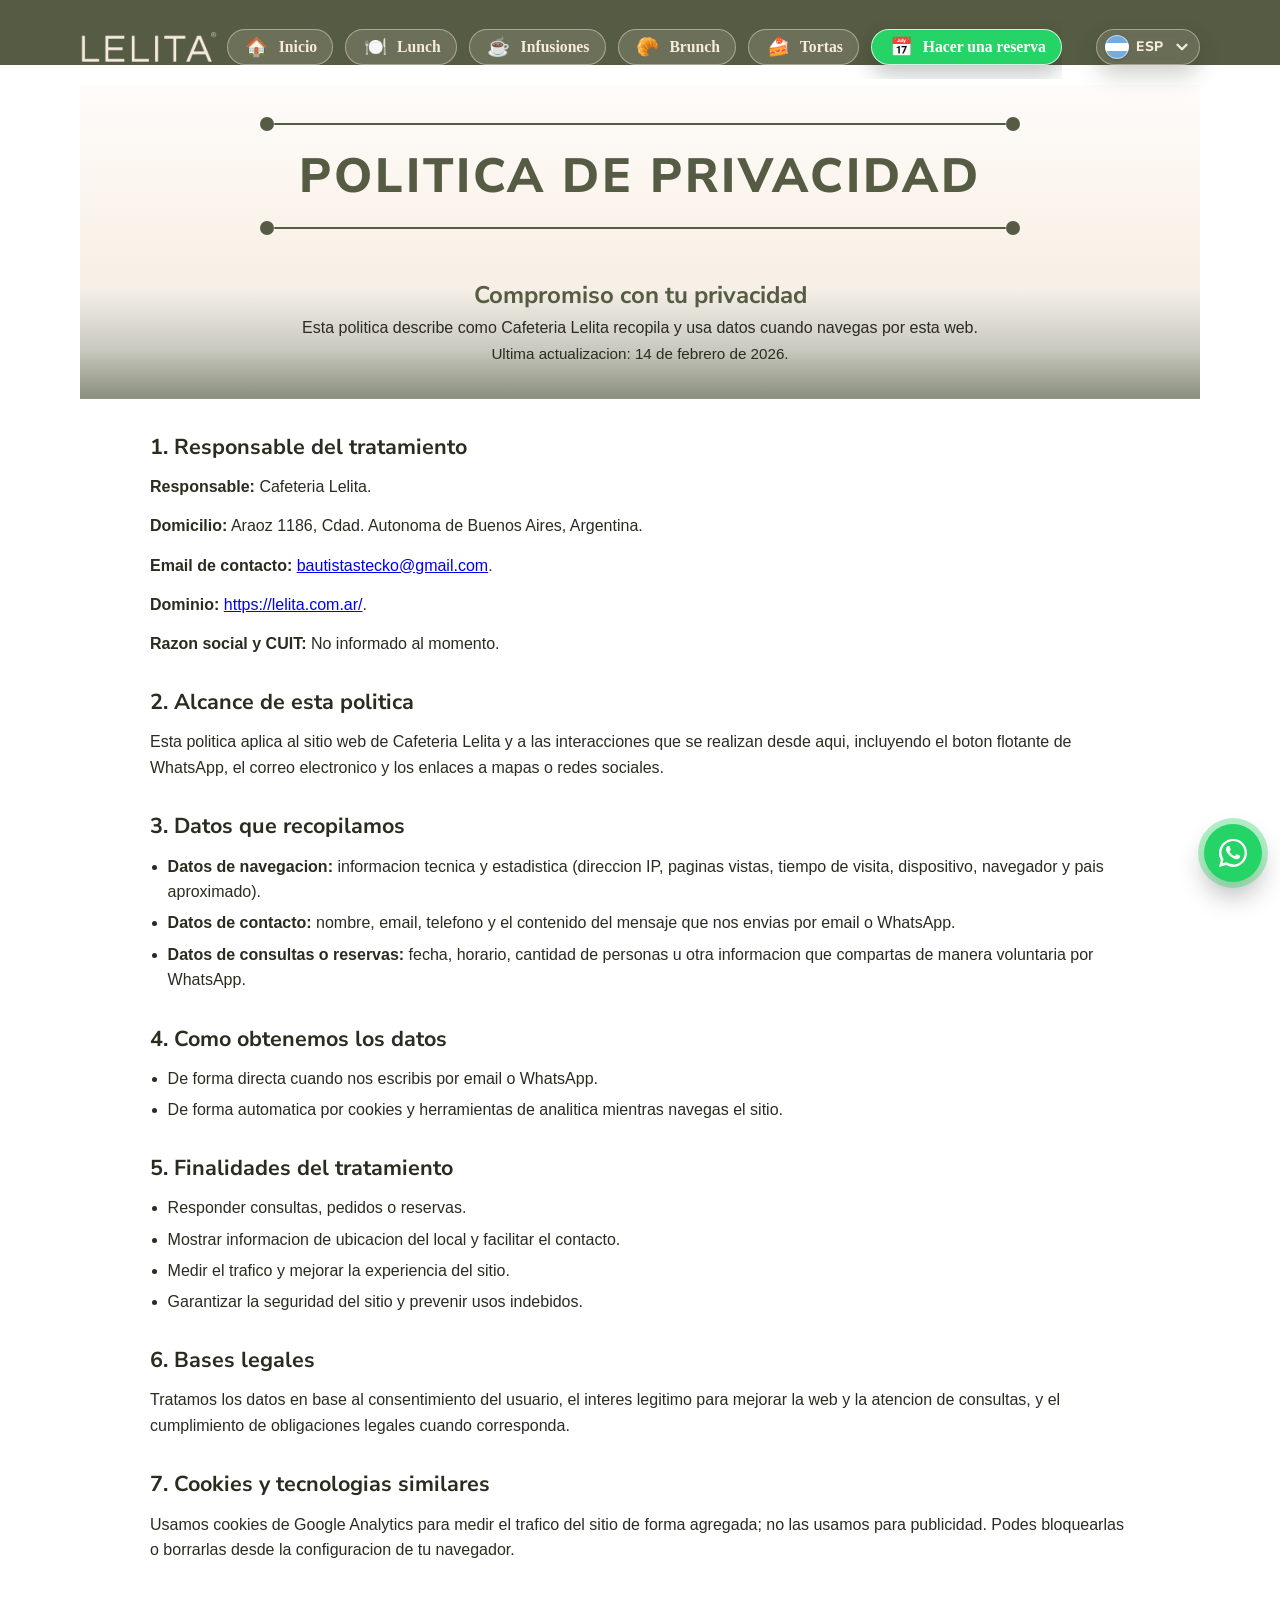
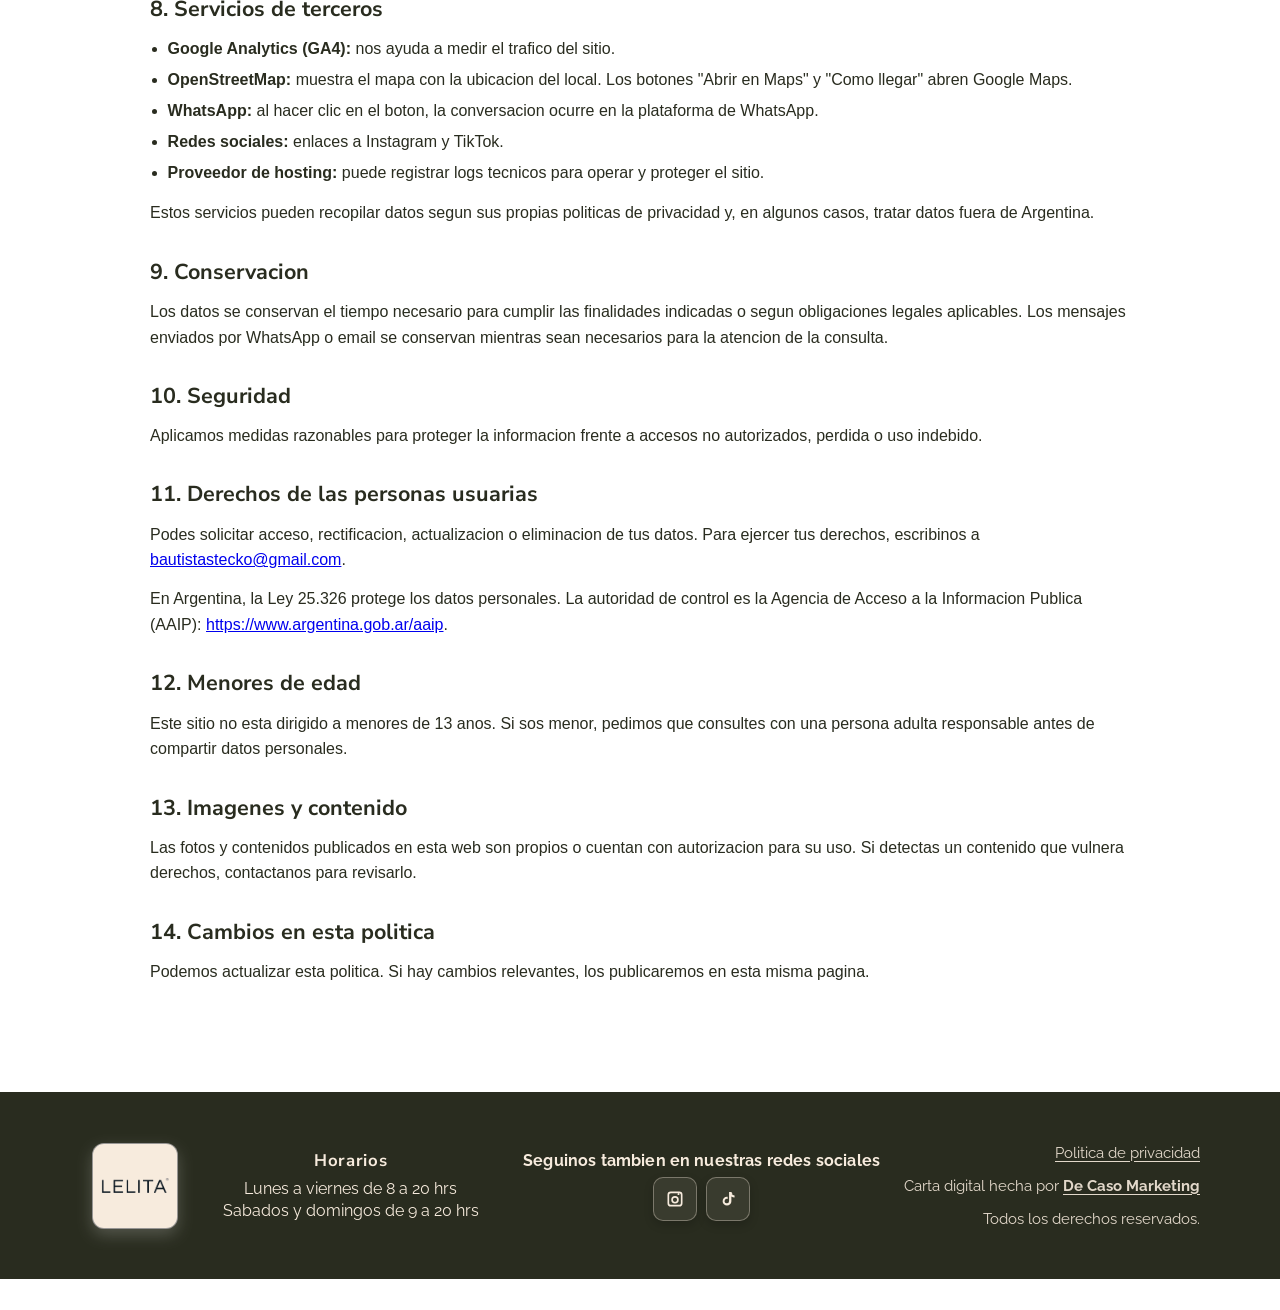
<file: privacy.html>
<!doctype html>
<html lang="es">
  <head>
    <meta charset="utf-8" />
    <meta name="viewport" content="width=device-width, initial-scale=1" />
    <meta name="theme-color" content="#565c43" />
    <title>Cafetería Lelita — Política de privacidad</title>
    <meta name="description" content="Política de privacidad de Cafetería Lelita: cómo recopilamos y usamos tus datos en lelita.com.ar." />
    <meta name="author" content="Cafetería Lelita" />
    <meta name="robots" content="noindex, follow" />
    <link rel="canonical" href="https://lelita.com.ar/privacy.html" />

    <link rel="icon" href="Fotos/favicon-l.svg?v=2026092817" type="image/svg+xml" sizes="any" />
    <link rel="icon" href="Fotos/1.png?v=2026092817" type="image/png" sizes="32x32" />
    <link rel="apple-touch-icon" href="Fotos/1.png?v=2026092817" />
    <link rel="manifest" href="manifest.webmanifest" />

    <link rel="preconnect" href="https://fonts.googleapis.com" />
    <link rel="preconnect" href="https://fonts.gstatic.com" crossorigin />
    <link href="https://fonts.googleapis.com/css2?family=Nunito+Sans:wght@400;600;700;800&family=Playwrite+CZ:opsz,wght@8..144,200..400&family=Raleway:wght@400;600&display=swap" rel="stylesheet" />

    <link rel="stylesheet" href="styles.css?v=2026092817" />
    <script defer src="codigo.js?v=2026092817"></script>
    <!-- Google tag (gtag.js) -->
    <script async src="https://www.googletagmanager.com/gtag/js?id=G-SQ95VVT5MY"></script>
    <script>
      window.dataLayer = window.dataLayer || [];
      function gtag(){dataLayer.push(arguments);}
      gtag('js', new Date());

      // Sin banner: analitica activa. Si alguien ya habia tocado "Rechazar", se respeta.
      var lelitaAnalyticsOff = false;
      try { lelitaAnalyticsOff = localStorage.getItem('lelitaConsentChoice') === 'rejected'; } catch (e) {}

      gtag('consent', 'default', {
        ad_storage: 'denied',
        analytics_storage: lelitaAnalyticsOff ? 'denied' : 'granted',
        functionality_storage: 'granted',
        security_storage: 'granted'
      });

      gtag('config', 'G-SQ95VVT5MY');
    </script>
  </head>
  <body class="page-privacy">
    <header class="site-header">
      <div class="header-inner">
        <a href="index.html" class="logo" aria-label="Inicio"><picture><source srcset="Fotos/1.webp?v=2026092817" type="image/webp" /><img class="logo-img" src="Fotos/1.png?v=2026092817" alt="" /></picture></a>
        <div class="lang-switcher">
          <button class="lang-toggle" type="button" aria-label="Elegir idioma" aria-haspopup="menu" aria-expanded="false" aria-controls="lang-menu" data-lang-toggle>
            <span class="flag flag--ar" aria-hidden="true"></span>
            <span class="lang-code" data-lang-code>ESP</span>
          </button>
          <ul id="lang-menu" class="lang-menu" role="menu" aria-label="Idiomas" data-lang-menu>
            <li role="none">
              <button class="lang-option" type="button" role="menuitemradio" aria-checked="true" data-lang-option data-lang="es">
                <span class="flag flag--ar" aria-hidden="true"></span>
                <span class="lang-option__code">ESP</span>
              </button>
            </li>
            <li role="none">
              <button class="lang-option" type="button" role="menuitemradio" aria-checked="false" data-lang-option data-lang="en">
                <span class="flag flag--us" aria-hidden="true"></span>
                <span class="lang-option__code">ENG</span>
              </button>
            </li>
            <li role="none">
              <button class="lang-option" type="button" role="menuitemradio" aria-checked="false" data-lang-option data-lang="pt">
                <span class="flag flag--br" aria-hidden="true"></span>
                <span class="lang-option__code">POR</span>
              </button>
            </li>
          </ul>
        </div>
        <button class="menu-toggle" aria-label="Abrir menu" aria-expanded="false" aria-controls="primary-nav"><span class="menu-icon" aria-hidden="true"></span></button>
        <nav id="primary-nav" class="nav" aria-label="Navegacion principal">
          <ul class="nav-list">
            <li class="nav-item"><a class="nav-link" href="index.html"><span class="nav-icon">🏠</span><span class="nav-text">Inicio</span></a></li>
            <li class="nav-item"><a class="nav-link" href="lunch.html"><span class="nav-icon">🍽️</span><span class="nav-text">Lunch</span></a></li>
            <li class="nav-item"><a class="nav-link" href="infusiones.html"><span class="nav-icon">☕</span><span class="nav-text">Infusiones</span></a></li>
            <li class="nav-item"><a class="nav-link" href="brunch.html"><span class="nav-icon">🥐</span><span class="nav-text">Brunch</span></a></li>
            <li class="nav-item"><a class="nav-link" href="tortas.html"><span class="nav-icon">🍰</span><span class="nav-text">Tortas</span></a></li>
            <li class="nav-item"><a class="nav-link nav-link--reserve" href="https://wa.me/5491122653157?text=Hola%21%0AQuiero%20hacer%20una%20reserva%20a%20nombre%20de%20___%0ASomos%20___%20personas%20para%20el%20d%C3%ADa%20___%20a%20las%20___%20hs." target="_blank" rel="noopener noreferrer"><span class="nav-icon">📅</span><span class="nav-text">Hacer una reserva</span><span class="sr-only"> (abre WhatsApp)</span></a></li>
          </ul>
        </nav>
      </div>
    </header>

    <main class="content">
      <section class="section-hero section-hero--about" aria-label="Politica de privacidad" data-i18n-aria-label>
        <div class="title-banner" aria-label="Titulo de seccion decorado" data-i18n-aria-label>
          <div class="line"><span class="dot"></span><span class="rule"></span><span class="dot"></span></div>
          <h1 class="title">Politica de privacidad</h1>
          <div class="line"><span class="dot"></span><span class="rule"></span><span class="dot"></span></div>
        </div>
        <div class="section-lead-card lead-card--text-only">
          <div class="lead-body">
            <h2>Compromiso con tu privacidad</h2>
            <p>Esta politica describe como Cafeteria Lelita recopila y usa datos cuando navegas por esta web.</p>
            <p class="legal-updated">Ultima actualizacion: 14 de febrero de 2026.</p>
          </div>
        </div>
      </section>

      <section class="legal-content" aria-label="Contenido legal" data-i18n-aria-label>
        <h2>1. Responsable del tratamiento</h2>
        <p><span class="legal-label">Responsable:</span> <span class="legal-text">Cafeteria Lelita.</span></p>
        <p><span class="legal-label">Domicilio:</span> <span class="legal-text">Araoz 1186, Cdad. Autonoma de Buenos Aires, Argentina.</span></p>
        <p><span class="legal-label">Email de contacto:</span> <a href="mailto:bautistastecko@gmail.com">bautistastecko@gmail.com</a>.</p>
        <p><span class="legal-label">Dominio:</span> <a href="https://lelita.com.ar/" target="_blank" rel="noopener noreferrer">https://lelita.com.ar/</a>.</p>
        <p><span class="legal-label">Razon social y CUIT:</span> <span class="legal-text">No informado al momento.</span></p>

        <h2>2. Alcance de esta politica</h2>
        <p><span class="legal-text">Esta politica aplica al sitio web de Cafeteria Lelita y a las interacciones que se realizan desde aqui, incluyendo el boton flotante de WhatsApp, el correo electronico y los enlaces a mapas o redes sociales.</span></p>

        <h2>3. Datos que recopilamos</h2>
        <ul>
          <li><span class="legal-label">Datos de navegacion:</span> <span class="legal-text">informacion tecnica y estadistica (direccion IP, paginas vistas, tiempo de visita, dispositivo, navegador y pais aproximado).</span></li>
          <li><span class="legal-label">Datos de contacto:</span> <span class="legal-text">nombre, email, telefono y el contenido del mensaje que nos envias por email o WhatsApp.</span></li>
          <li><span class="legal-label">Datos de consultas o reservas:</span> <span class="legal-text">fecha, horario, cantidad de personas u otra informacion que compartas de manera voluntaria por WhatsApp.</span></li>
        </ul>

        <h2>4. Como obtenemos los datos</h2>
        <ul>
          <li><span class="legal-text">De forma directa cuando nos escribis por email o WhatsApp.</span></li>
          <li><span class="legal-text">De forma automatica por cookies y herramientas de analitica mientras navegas el sitio.</span></li>
        </ul>

        <h2>5. Finalidades del tratamiento</h2>
        <ul>
          <li><span class="legal-text">Responder consultas, pedidos o reservas.</span></li>
          <li><span class="legal-text">Mostrar informacion de ubicacion del local y facilitar el contacto.</span></li>
          <li><span class="legal-text">Medir el trafico y mejorar la experiencia del sitio.</span></li>
          <li><span class="legal-text">Garantizar la seguridad del sitio y prevenir usos indebidos.</span></li>
        </ul>

        <h2>6. Bases legales</h2>
        <p><span class="legal-text">Tratamos los datos en base al consentimiento del usuario, el interes legitimo para mejorar la web y la atencion de consultas, y el cumplimiento de obligaciones legales cuando corresponda.</span></p>

        <h2>7. Cookies y tecnologias similares</h2>
        <p><span class="legal-text">Usamos cookies de Google Analytics para medir el trafico del sitio de forma agregada; no las usamos para publicidad. Podes bloquearlas o borrarlas desde la configuracion de tu navegador.</span></p>

        <h2>8. Servicios de terceros</h2>
        <ul>
          <li><span class="legal-label">Google Analytics (GA4):</span> <span class="legal-text">nos ayuda a medir el trafico del sitio.</span></li>
          <li><span class="legal-label">OpenStreetMap:</span> <span class="legal-text">muestra el mapa con la ubicacion del local. Los botones "Abrir en Maps" y "Como llegar" abren Google Maps.</span></li>
          <li><span class="legal-label">WhatsApp:</span> <span class="legal-text">al hacer clic en el boton, la conversacion ocurre en la plataforma de WhatsApp.</span></li>
          <li><span class="legal-label">Redes sociales:</span> <span class="legal-text">enlaces a Instagram y TikTok.</span></li>
          <li><span class="legal-label">Proveedor de hosting:</span> <span class="legal-text">puede registrar logs tecnicos para operar y proteger el sitio.</span></li>
        </ul>
        <p><span class="legal-text">Estos servicios pueden recopilar datos segun sus propias politicas de privacidad y, en algunos casos, tratar datos fuera de Argentina.</span></p>

        <h2>9. Conservacion</h2>
        <p><span class="legal-text">Los datos se conservan el tiempo necesario para cumplir las finalidades indicadas o segun obligaciones legales aplicables. Los mensajes enviados por WhatsApp o email se conservan mientras sean necesarios para la atencion de la consulta.</span></p>

        <h2>10. Seguridad</h2>
        <p><span class="legal-text">Aplicamos medidas razonables para proteger la informacion frente a accesos no autorizados, perdida o uso indebido.</span></p>

        <h2>11. Derechos de las personas usuarias</h2>
        <p><span class="legal-text">Podes solicitar acceso, rectificacion, actualizacion o eliminacion de tus datos. Para ejercer tus derechos, escribinos a</span> <a href="mailto:bautistastecko@gmail.com">bautistastecko@gmail.com</a>.</p>
        <p><span class="legal-text">En Argentina, la Ley 25.326 protege los datos personales. La autoridad de control es la Agencia de Acceso a la Informacion Publica (AAIP):</span> <a href="https://www.argentina.gob.ar/aaip" target="_blank" rel="noopener noreferrer">https://www.argentina.gob.ar/aaip</a>.</p>

        <h2>12. Menores de edad</h2>
        <p><span class="legal-text">Este sitio no esta dirigido a menores de 13 anos. Si sos menor, pedimos que consultes con una persona adulta responsable antes de compartir datos personales.</span></p>

        <h2>13. Imagenes y contenido</h2>
        <p><span class="legal-text">Las fotos y contenidos publicados en esta web son propios o cuentan con autorizacion para su uso. Si detectas un contenido que vulnera derechos, contactanos para revisarlo.</span></p>

        <h2>14. Cambios en esta politica</h2>
        <p><span class="legal-text">Podemos actualizar esta politica. Si hay cambios relevantes, los publicaremos en esta misma pagina.</span></p>
      </section>
    </main>

    <footer class="site-footer">
      <div class="footer-inner">
        <div class="footer-brand">
          <picture><source srcset="Fotos/1.webp?v=2026092817" type="image/webp" /><img src="Fotos/1.png?v=2026092817" alt="Cafeteria Lelita" class="footer-logo" /></picture>
        </div>
        <div class="footer-hours" aria-label="Horarios de atencion">
          <h2 class="footer-heading">Horarios</h2>
          <p>Lunes a viernes de 8 a 20 hrs</p>
          <p>Sabados y domingos de 9 a 20 hrs</p>
        </div>
        <div class="footer-social" aria-label="Redes sociales">
          <p class="footer-social-title">Seguinos tambien en nuestras redes sociales</p>
          <div class="social-links" role="list">
            <a class="social-link" href="https://www.instagram.com/lelitacafe/" target="_blank" rel="noopener noreferrer" aria-label="Instagram de Lelita">
              <svg viewBox="0 0 24 24" aria-hidden="true" focusable="false">
                <path d="M7 3h10a4 4 0 0 1 4 4v10a4 4 0 0 1-4 4H7a4 4 0 0 1-4-4V7a4 4 0 0 1 4-4zm0 2a2 2 0 0 0-2 2v10a2 2 0 0 0 2 2h10a2 2 0 0 0 2-2V7a2 2 0 0 0-2-2H7zm5 3.5A4.5 4.5 0 1 1 7.5 13 4.5 4.5 0 0 1 12 8.5zm0 2A2.5 2.5 0 1 0 14.5 13 2.5 2.5 0 0 0 12 10.5zm5.35-4.35a1.15 1.15 0 1 1-1.15-1.15 1.15 1.15 0 0 1 1.15 1.15z"></path>
              </svg>
            </a>
            <a class="social-link" href="https://www.tiktok.com/@lelitacafe" target="_blank" rel="noopener noreferrer" aria-label="TikTok de Lelita">
              <svg viewBox="0 0 24 24" aria-hidden="true" focusable="false">
                <path d="M16.25 6.4c1.04 0.8 2.3 1.27 3.62 1.28v2.6a6.6 6.6 0 0 1-3.82-1.22v5.5a5.25 5.25 0 1 1-5.25-5.25c0.27 0 0.54 0.02 0.8 0.07v2.6a2.65 2.65 0 1 0 1.68 2.48V3.5h2.97c0.08 1.07 0.61 2.04 1.5 2.9z"></path>
              </svg>
            </a>
          </div>
        </div>
        <div class="footer-meta">
          <p><a class="footer-link" href="privacy.html">Politica de privacidad</a></p>
          <p>Carta digital hecha por <a class="footer-credit" href="https://www.instagram.com/decasomarketing/" target="_blank" rel="noopener noreferrer">De Caso Marketing<span class="sr-only"> (abre Instagram)</span></a></p>
          <p>Todos los derechos reservados.</p>
        </div>
      </div>
    </footer>
    <a class="whatsapp-float" href="https://wa.me/5491122653157?text=Hola%21%0AQuer%C3%ADa%20hacer%20una%20consulta%20sobre%20la%20carta%20%2F%20pedidos." target="_blank" rel="noopener noreferrer" aria-label="Abrir WhatsApp para hablar con el local">
      <span class="whatsapp-float__pulse" aria-hidden="true"></span>
      <svg class="whatsapp-float__icon" viewBox="0 0 24 24" aria-hidden="true" focusable="false">
        <path d="M20.52 3.48A11.43 11.43 0 0 0 12 0C5.38 0 0 5.38 0 12c0 2.11.55 4.18 1.6 6L0 24l6.18-1.62A11.93 11.93 0 0 0 12 24c6.62 0 12-5.38 12-12 0-3.2-1.25-6.2-3.48-8.52zm-8.52 18a9.9 9.9 0 0 1-5.05-1.38l-.36-.21-3.67.96.98-3.58-.23-.37A9.87 9.87 0 1 1 21.9 12a9.9 9.9 0 0 1-9.9 9.9zm5.54-7.41c-.3-.15-1.78-.88-2.05-.98-.27-.1-.47-.15-.67.15-.2.3-.77.98-.95 1.18-.17.2-.35.22-.65.07-.3-.15-1.26-.46-2.4-1.47-.89-.79-1.49-1.77-1.67-2.07-.17-.3-.02-.46.13-.61.13-.13.3-.35.45-.52.15-.17.2-.3.3-.5.1-.2.05-.37-.02-.52-.07-.15-.67-1.6-.92-2.2-.24-.58-.49-.5-.67-.5-.17 0-.37-.02-.57-.02-.2 0-.52.07-.79.37-.27.3-1.04 1.02-1.04 2.5s1.07 2.9 1.22 3.1c.15.2 2.1 3.2 5.07 4.49.71.31 1.26.5 1.69.64.71.23 1.36.2 1.88.12.57-.08 1.78-.73 2.03-1.43.25-.7.25-1.3.17-1.43-.08-.13-.27-.2-.57-.35z"></path>
      </svg>
    </a>
  </body>
</html>
</file>
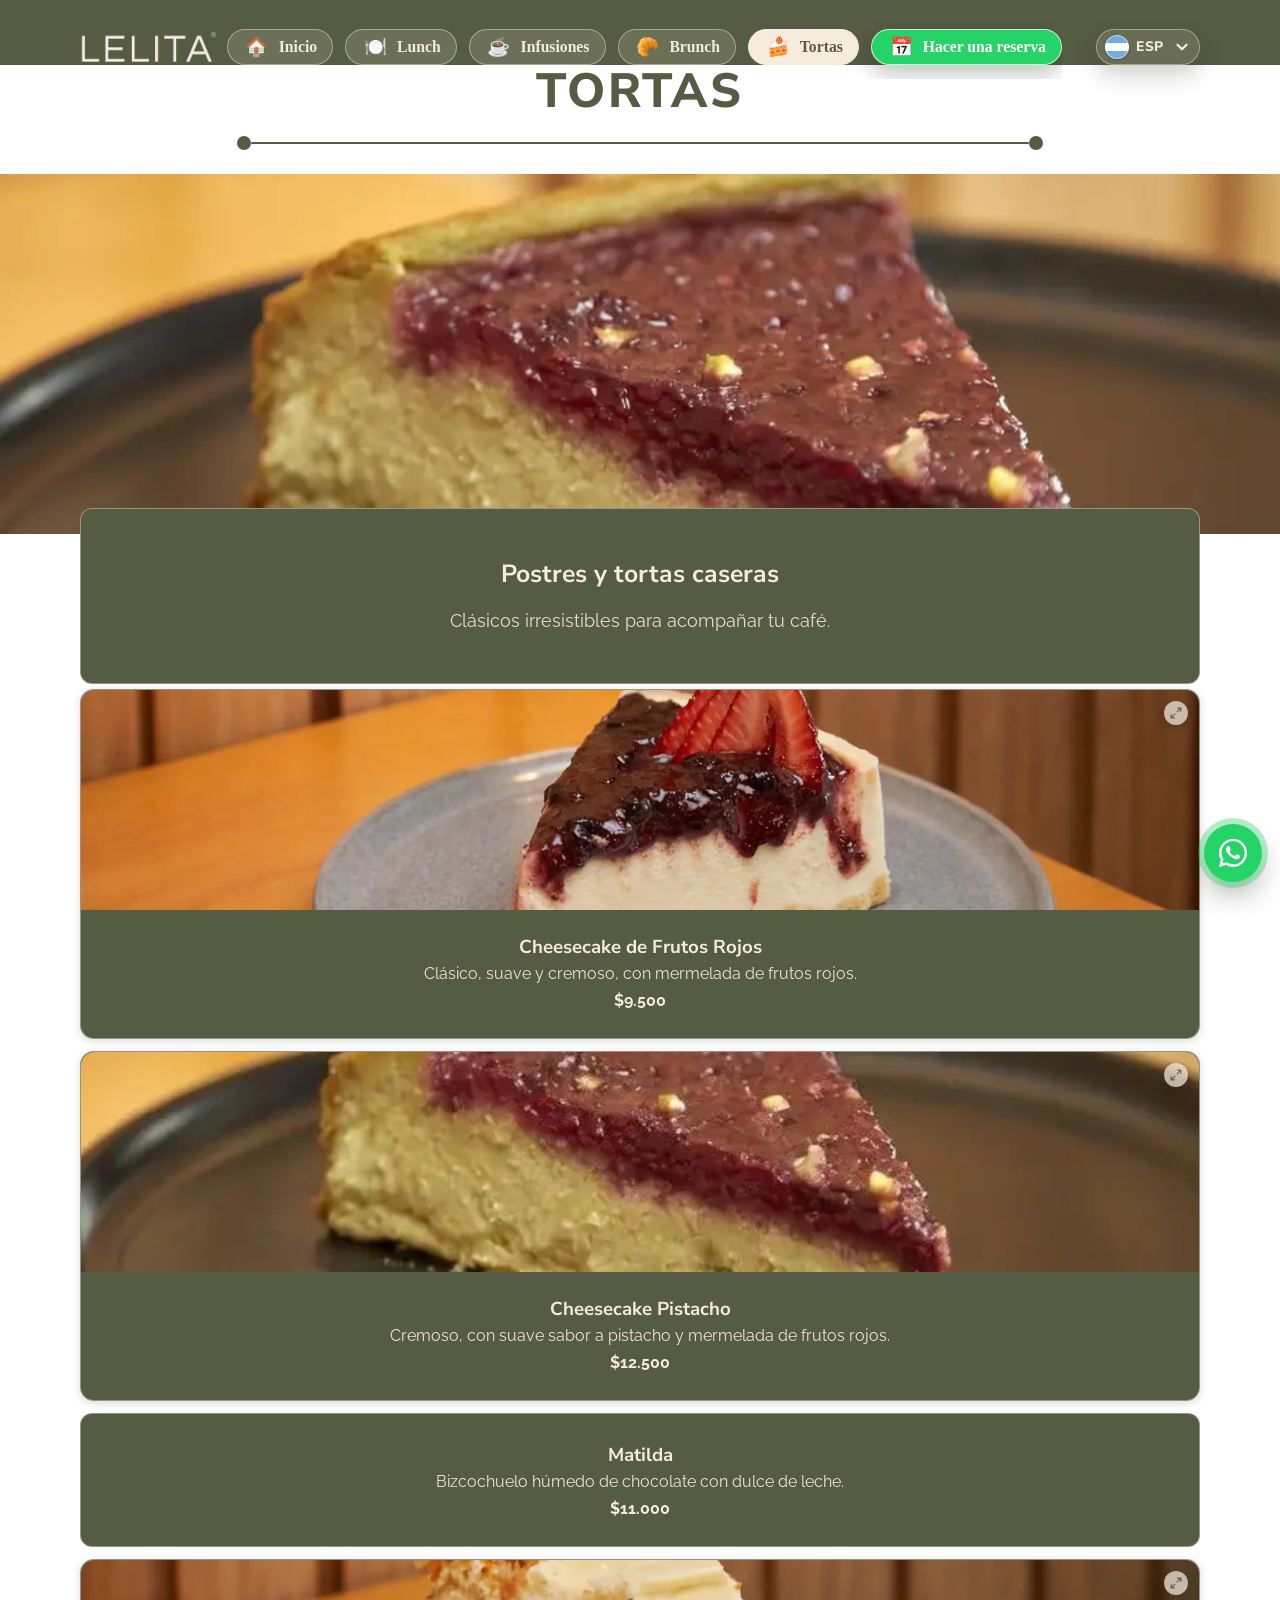
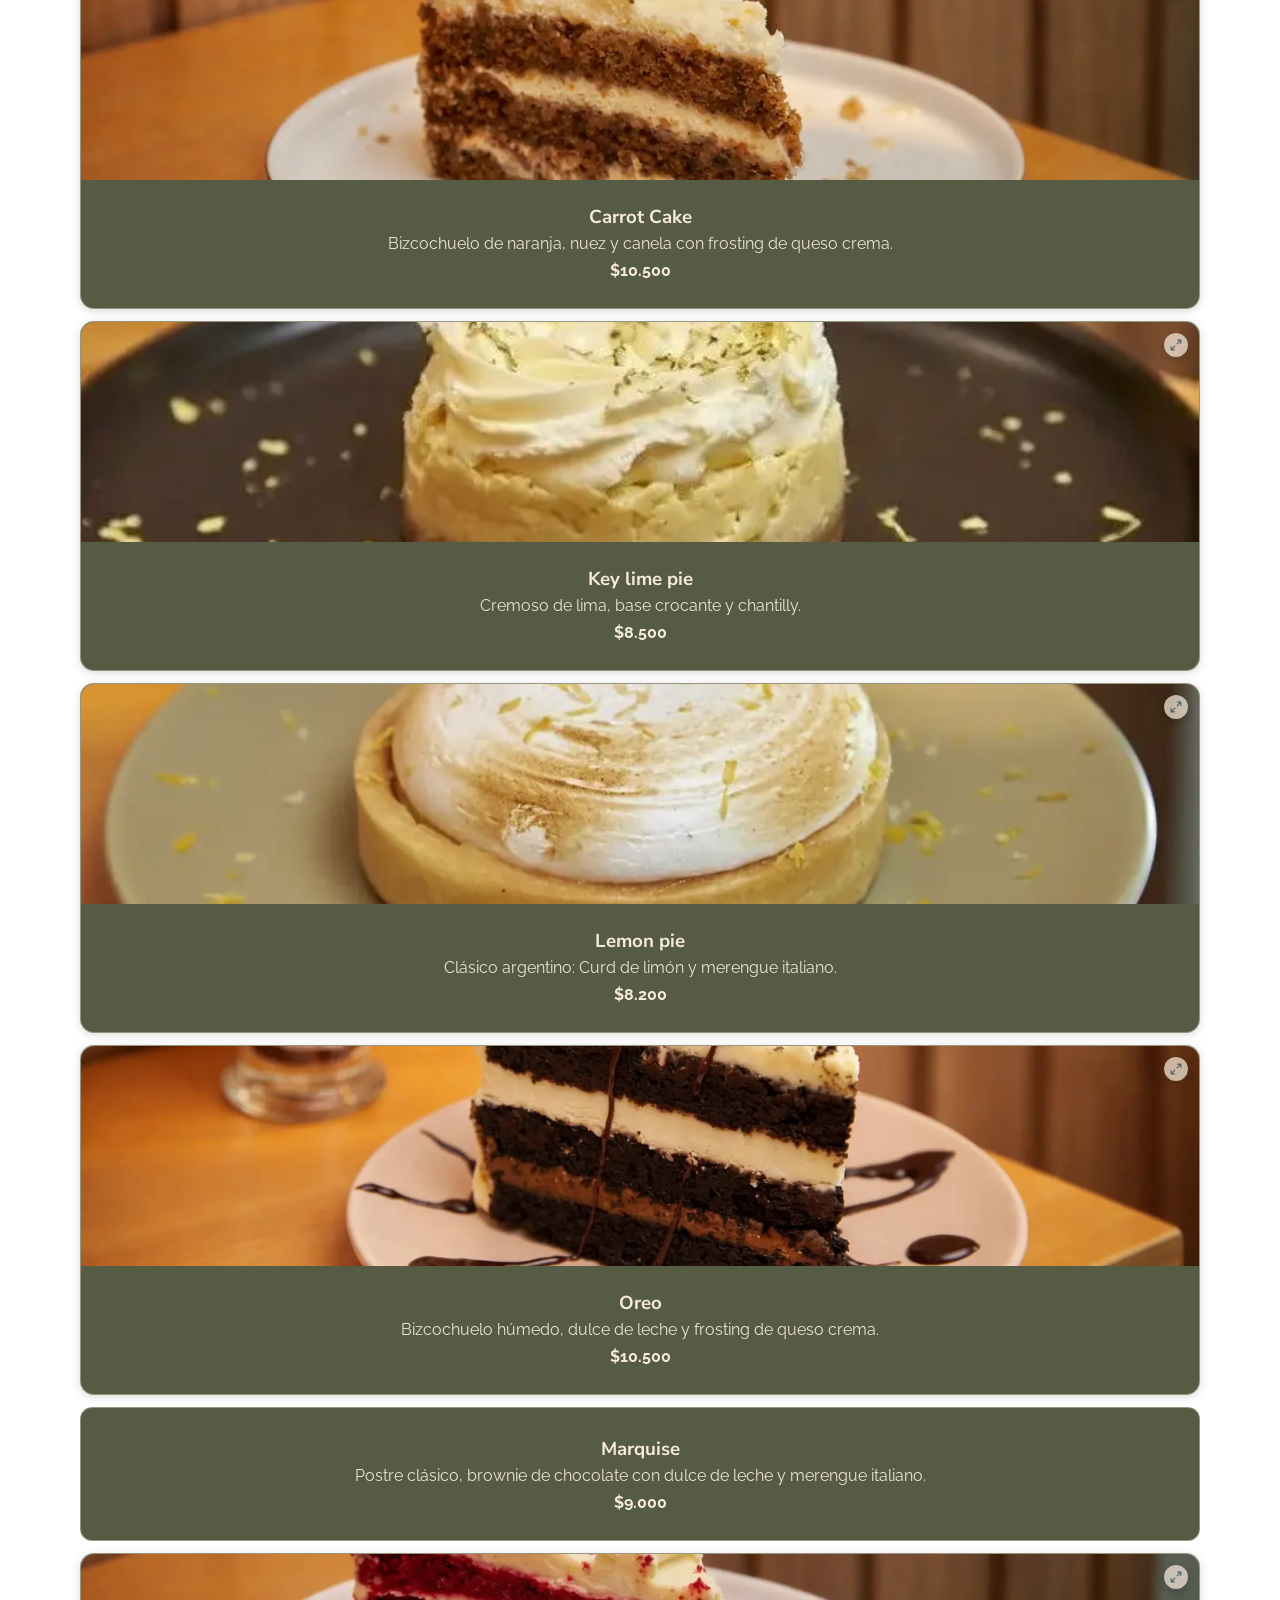
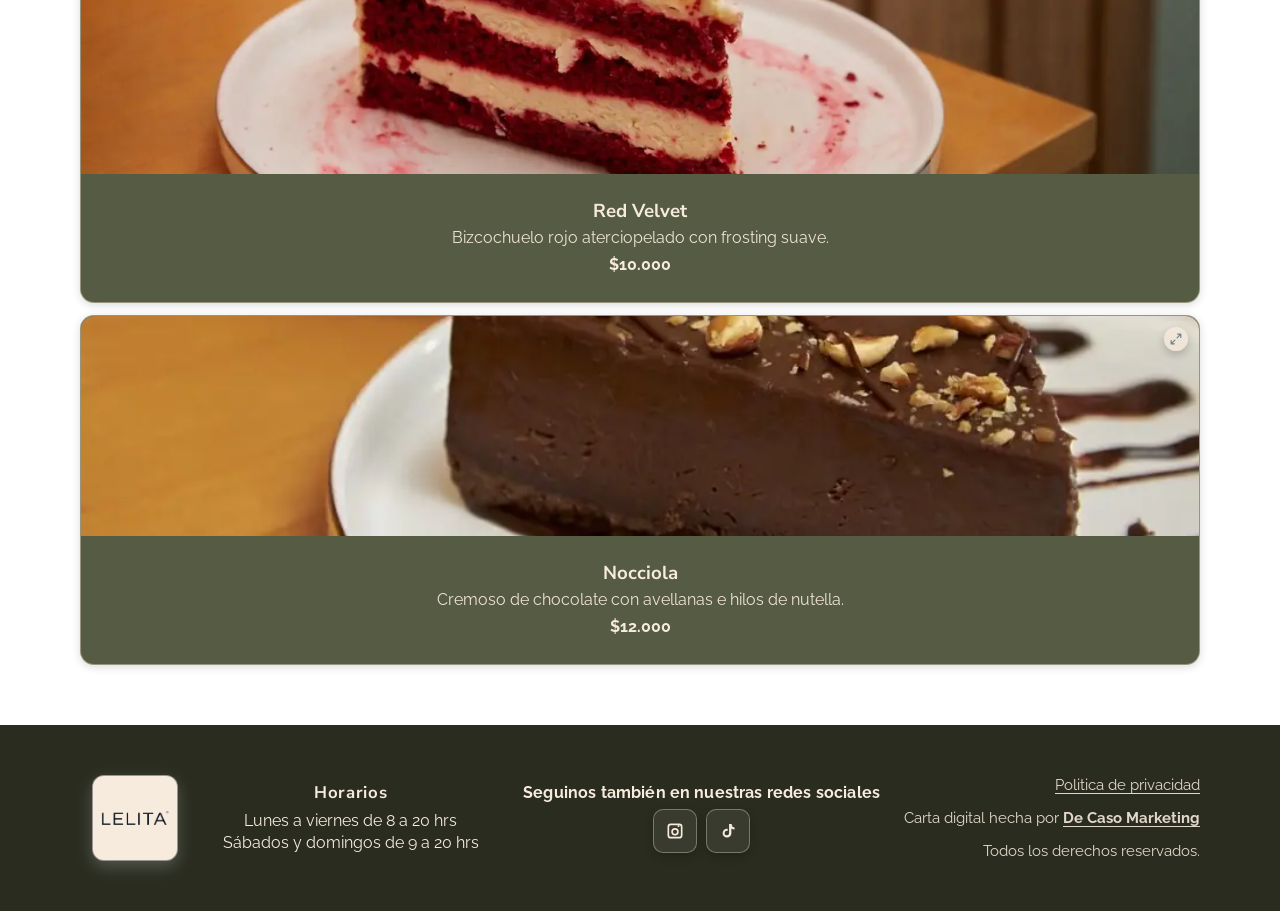
<file: tortas.html>
<!doctype html>
<html lang="es">
  <head>
    <meta charset="utf-8" />
    <meta name="viewport" content="width=device-width, initial-scale=1" />
    <meta name="theme-color" content="#565c43" />
    <title>Cafetería Lelita — Tortas y postres caseros en Palermo</title>
    <meta name="description" content="Tortas y postres caseros de Cafetería Lelita: cheesecake, red velvet, lemon pie, carrot cake y más. Palermo, CABA." />
    <meta name="author" content="Cafetería Lelita" />
    <meta name="robots" content="index, follow, max-image-preview:large" />
    <link rel="canonical" href="https://lelita.com.ar/tortas.html" />

    <link rel="icon" href="Fotos/favicon-l.svg?v=2026092817" type="image/svg+xml" sizes="any" />
    <link rel="icon" href="Fotos/1.png?v=2026092817" type="image/png" sizes="32x32" />
    <link rel="apple-touch-icon" href="Fotos/1.png?v=2026092817" />
    <link rel="manifest" href="manifest.webmanifest" />

    <meta property="og:site_name" content="Cafetería Lelita" />
    <meta property="og:type" content="website" />
    <meta property="og:locale" content="es_AR" />
    <meta property="og:title" content="Cafetería Lelita — Tortas y postres caseros" />
    <meta property="og:description" content="Cheesecake, red velvet, lemon pie, carrot cake y más en Palermo, CABA." />
    <meta property="og:url" content="https://lelita.com.ar/tortas.html" />
    <meta property="og:image" content="https://lelita.com.ar/Fotos/tortas.jpg" />
    <meta name="twitter:card" content="summary_large_image" />
    <meta name="twitter:title" content="Tortas — Cafetería Lelita" />
    <meta name="twitter:description" content="Tortas caseras en Palermo, CABA." />
    <meta name="twitter:image" content="https://lelita.com.ar/Fotos/tortas.jpg" />

    <link rel="preconnect" href="https://fonts.googleapis.com" />
    <link rel="preconnect" href="https://fonts.gstatic.com" crossorigin />
    <link href="https://fonts.googleapis.com/css2?family=Nunito+Sans:wght@400;600;700;800&family=Playwrite+CZ:opsz,wght@8..144,200..400&family=Raleway:wght@400;600&display=swap" rel="stylesheet" />

    <link rel="preload" as="image" href="Fotos/tortas.webp" type="image/webp" fetchpriority="high" />

    <link rel="stylesheet" href="styles.css?v=2026092817" />
    <script defer src="codigo.js?v=2026092817"></script>
    <!-- Google tag (gtag.js) -->
    <script async src="https://www.googletagmanager.com/gtag/js?id=G-SQ95VVT5MY"></script>
    <script>
      window.dataLayer = window.dataLayer || [];
      function gtag(){dataLayer.push(arguments);}
      gtag('js', new Date());

      // Sin banner: analitica activa. Si alguien ya habia tocado "Rechazar", se respeta.
      var lelitaAnalyticsOff = false;
      try { lelitaAnalyticsOff = localStorage.getItem('lelitaConsentChoice') === 'rejected'; } catch (e) {}

      gtag('consent', 'default', {
        ad_storage: 'denied',
        analytics_storage: lelitaAnalyticsOff ? 'denied' : 'granted',
        functionality_storage: 'granted',
        security_storage: 'granted'
      });

      gtag('config', 'G-SQ95VVT5MY');
    </script>
  </head>
  <body class="page-tortas">
    <header class="site-header">
      <div class="header-inner">
        <a href="index.html" class="logo" aria-label="Inicio"><picture><source srcset="Fotos/1.webp?v=2026092817" type="image/webp" /><img class="logo-img" src="Fotos/1.png?v=2026092817" alt="" /></picture></a>
        <div class="lang-switcher">
          <button class="lang-toggle" type="button" aria-label="Elegir idioma" aria-haspopup="menu" aria-expanded="false" aria-controls="lang-menu" data-lang-toggle>
            <span class="flag flag--ar" aria-hidden="true"></span>
            <span class="lang-code" data-lang-code>ESP</span>
          </button>
          <ul id="lang-menu" class="lang-menu" role="menu" aria-label="Idiomas" data-lang-menu>
            <li role="none">
              <button class="lang-option" type="button" role="menuitemradio" aria-checked="true" data-lang-option data-lang="es">
                <span class="flag flag--ar" aria-hidden="true"></span>
                <span class="lang-option__code">ESP</span>
              </button>
            </li>
            <li role="none">
              <button class="lang-option" type="button" role="menuitemradio" aria-checked="false" data-lang-option data-lang="en">
                <span class="flag flag--us" aria-hidden="true"></span>
                <span class="lang-option__code">ENG</span>
              </button>
            </li>
            <li role="none">
              <button class="lang-option" type="button" role="menuitemradio" aria-checked="false" data-lang-option data-lang="pt">
                <span class="flag flag--br" aria-hidden="true"></span>
                <span class="lang-option__code">POR</span>
              </button>
            </li>
          </ul>
        </div>
        <button class="menu-toggle" aria-label="Abrir menú" aria-expanded="false" aria-controls="primary-nav"><span class="menu-icon" aria-hidden="true"></span></button>
        <nav id="primary-nav" class="nav" aria-label="Navegación principal">
          <ul class="nav-list">
            <li class="nav-item"><a class="nav-link" href="index.html"><span class="nav-icon">🏠</span><span class="nav-text">Inicio</span></a></li>
            <li class="nav-item"><a class="nav-link" href="lunch.html"><span class="nav-icon">🍽️</span><span class="nav-text">Lunch</span></a></li>
            <li class="nav-item"><a class="nav-link" href="infusiones.html"><span class="nav-icon">☕</span><span class="nav-text">Infusiones</span></a></li>
            <li class="nav-item"><a class="nav-link" href="brunch.html"><span class="nav-icon">🥐</span><span class="nav-text">Brunch</span></a></li>
            <li class="nav-item"><a class="nav-link" aria-current="page" href="tortas.html"><span class="nav-icon">🍰</span><span class="nav-text">Tortas</span></a></li>
            <li class="nav-item"><a class="nav-link nav-link--reserve" href="https://wa.me/5491122653157?text=Hola%21%0AQuiero%20hacer%20una%20reserva%20a%20nombre%20de%20___%0ASomos%20___%20personas%20para%20el%20d%C3%ADa%20___%20a%20las%20___%20hs." target="_blank" rel="noopener noreferrer"><span class="nav-icon">📅</span><span class="nav-text">Hacer una reserva</span><span class="sr-only"> (abre WhatsApp)</span></a></li>
          </ul>
        </nav>
      </div>
    </header>

    <div class="section-switcher" aria-label="Cambiar sección de la carta">
      <div class="switcher-inner">
        <ul class="switcher-list">
          <li><a class="pill-link" href="lunch.html">Lunch</a></li>
          <li><a class="pill-link" href="infusiones.html">Infusiones</a></li>
          <li><a class="pill-link" href="brunch.html">Brunch</a></li>
          <li><a class="pill-link" aria-current="page" href="tortas.html">Tortas</a></li>
        </ul>
      </div>
    </div>

    <main class="content">
      <section class="section-hero">
        <div class="title-banner" aria-label="Título de sección decorado">
          <div class="line"><span class="dot"></span><span class="rule"></span><span class="dot"></span></div>
          <h1 class="title">Tortas</h1>
          <div class="line"><span class="dot"></span><span class="rule"></span><span class="dot"></span></div>
        </div>
        <div class="section-lead-card">
          <picture><source srcset="Fotos/tortas.webp" type="image/webp" /><img class="lead-media lead-media--full-bleed" src="Fotos/tortas.jpg" alt="Referencia de Tortas" loading="eager" decoding="async" fetchpriority="high" /></picture>
          <div class="lead-body">
            <h2>Postres y tortas caseras</h2>
            <p>Clásicos irresistibles para acompañar tu café.</p>
          </div>
        </div>
      </section>

      <div class="menu-legend menu-legend--hero" aria-label="Opciones especiales" style="display: none;">
        <p class="menu-legend__text">
          <span class="menu-legend__lead">Platos señalados como</span>
          <span class="menu-legend__item">
            <span class="menu-legend__icon menu-legend__icon--veg" aria-hidden="true">🌿</span>
            <span class="menu-legend__label">Vegetariano</span>
          </span>
          <span class="menu-legend__sep">y</span>
          <span class="menu-legend__item">
            <span class="menu-legend__icon menu-legend__icon--tacc" aria-hidden="true">🌾</span>
            <span class="menu-legend__label">Sin TACC</span>
          </span>
        </p>
      </div>

      <section class="dish-list">
        <article class="dish-card has-image" style="--photo-position: 50% 53%; --photo-zoom: 1; --photo-shift-x: 0px; --photo-shift-y: 0px; --photo-radius: 14px; --photo-bg: rgba(247, 235, 221, 0.2);"><div class="dish-media"><picture><source srcset="Fotos/tortas/cheesecake-de-futos-rojos-prueba.webp" type="image/webp" /><img src="Fotos/tortas/cheesecake-de-futos-rojos-prueba.png" alt="Cheesecake de frutos rojos" data-lightbox-src="Fotos/galeria-lleita/galeriados.jpg" loading="lazy" decoding="async" /></picture></div><div class="dish-body"><h3 class="dish-name">Cheesecake de Frutos Rojos</h3><p class="dish-desc">Clásico, suave y cremoso, con mermelada de frutos rojos.</p><div class="dish-price">$9.500</div></div></article>
        <article class="dish-card has-image" style="--photo-position: 50% 56%; --photo-zoom: 1; --photo-shift-x: 0px; --photo-shift-y: 0px; --photo-radius: 14px; --photo-bg: rgba(247, 235, 221, 0.2);"><div class="dish-media"><picture><source srcset="Fotos/tortas/cheesecake-de-pistacho-con-frutos-rojos-prueba.webp" type="image/webp" /><img src="Fotos/tortas/cheesecake-de-pistacho-con-frutos-rojos-prueba.jpg" alt="Cheesecake de pistacho con frutos rojos" loading="lazy" decoding="async" /></picture></div><div class="dish-body"><h3 class="dish-name">Cheesecake Pistacho</h3><p class="dish-desc">Cremoso, con suave sabor a pistacho y mermelada de frutos rojos.</p><div class="dish-price">$12.500</div></div></article>
        <article class="dish-card no-image"><div class="dish-body"><h3 class="dish-name">Matilda</h3><p class="dish-desc">Bizcochuelo húmedo de chocolate con dulce de leche.</p><div class="dish-price">$11.000</div></div></article>
        <article class="dish-card has-image" style="--photo-position: 50% 62%; --photo-zoom: 1; --photo-shift-x: 0px; --photo-shift-y: 0px; --photo-radius: 14px; --photo-bg: rgba(247, 235, 221, 0.2);"><div class="dish-media"><picture><source srcset="Fotos/tortas/carrot-cake-prueba.webp" type="image/webp" /><img src="Fotos/tortas/carrot-cake-prueba.png" alt="Carrot cake con frosting" data-lightbox-src="Fotos/galeria-lleita/galeriatrws.jpg" loading="lazy" decoding="async" /></picture></div><div class="dish-body"><h3 class="dish-name">Carrot Cake</h3><p class="dish-desc">Bizcochuelo de naranja, nuez y canela con frosting de queso crema.</p><div class="dish-price">$10.500</div></div></article>
        <article class="dish-card has-image" style="--photo-position: 50% 51%; --photo-zoom: 1; --photo-shift-x: 0px; --photo-shift-y: 0px; --photo-radius: 14px; --photo-bg: rgba(247, 235, 221, 0.2);"><div class="dish-media"><picture><source srcset="Fotos/tortas/key-lime-pie-prueba-2.webp" type="image/webp" /><img src="Fotos/tortas/key-lime-pie-prueba-2.jpg" alt="Key lime pie con chantilly" loading="lazy" decoding="async" /></picture></div><div class="dish-body"><h3 class="dish-name">Key lime pie</h3><p class="dish-desc">Cremoso de lima, base crocante y chantilly.</p><div class="dish-price">$8.500</div></div></article>
        <article class="dish-card has-image" style="--photo-position: 50% 56%; --photo-zoom: 1; --photo-shift-x: 0px; --photo-shift-y: 0px; --photo-radius: 14px; --photo-bg: rgba(247, 235, 221, 0.2);"><div class="dish-media"><picture><source srcset="Fotos/tortas/lemon-pie.webp" type="image/webp" /><img src="Fotos/tortas/lemon-pie.jpg" alt="Lemon pie con merengue" loading="lazy" decoding="async" /></picture></div><div class="dish-body"><h3 class="dish-name">Lemon pie</h3><p class="dish-desc">Clásico argentino: Curd de limón y merengue italiano.</p><div class="dish-price">$8.200</div></div></article>
        <article class="dish-card has-image" style="--photo-position: 50% 66%; --photo-zoom: 1; --photo-shift-x: 0px; --photo-shift-y: 0px; --photo-radius: 14px; --photo-bg: rgba(247, 235, 221, 0.2);"><div class="dish-media"><picture><source srcset="Fotos/tortas/torta-oreo.webp" type="image/webp" /><img src="Fotos/tortas/torta-oreo.png" alt="Torta Oreo con frosting" data-lightbox-src="Fotos/tortas/ex-torta-oreo.jpg" loading="lazy" decoding="async" /></picture></div><div class="dish-body"><h3 class="dish-name">Oreo</h3><p class="dish-desc">Bizcochuelo húmedo, dulce de leche y frosting de queso crema.</p><div class="dish-price">$10.500</div></div></article>
        <article class="dish-card no-image"><div class="dish-body"><h3 class="dish-name">Marquise</h3><p class="dish-desc">Postre clásico, brownie de chocolate con dulce de leche y merengue italiano.</p><div class="dish-price">$9.000</div></div></article>
        <article class="dish-card has-image" style="--photo-position: 50% 75%; --photo-zoom: 1; --photo-shift-x: 0px; --photo-shift-y: 0px; --photo-radius: 14px; --photo-bg: rgba(247, 235, 221, 0.2);"><div class="dish-media"><picture><source srcset="Fotos/tortas/red-velvet.webp" type="image/webp" /><img src="Fotos/tortas/red-velvet.png" alt="Torta Red Velvet" data-lightbox-src="Fotos/tortas/ww.jpg" loading="lazy" decoding="async" /></picture></div><div class="dish-body"><h3 class="dish-name">Red Velvet</h3><p class="dish-desc">Bizcochuelo rojo aterciopelado con frosting suave.</p><div class="dish-price">$10.000</div></div></article>
        <article class="dish-card has-image" style="--photo-position: 50% 64%; --photo-zoom: 1; --photo-shift-x: 0px; --photo-shift-y: 0px; --photo-radius: 14px; --photo-bg: rgba(247, 235, 221, 0.2);"><div class="dish-media"><picture><source srcset="Fotos/tortas/torta-nocciola.webp" type="image/webp" /><img src="Fotos/tortas/torta-nocciola.jpg" alt="Torta Nocciola con avellanas" loading="lazy" decoding="async" /></picture></div><div class="dish-body"><h3 class="dish-name">Nocciola</h3><p class="dish-desc">Cremoso de chocolate con avellanas e hilos de nutella.</p><div class="dish-price">$12.000</div></div></article>
      </section>
    </main>

    <footer class="site-footer">
      <div class="footer-inner">
        <div class="footer-brand">
          <picture><source srcset="Fotos/1.webp?v=2026092817" type="image/webp" /><img src="Fotos/1.png?v=2026092817" alt="Cafetería Lelita" class="footer-logo" /></picture>
        </div>
        <div class="footer-hours" aria-label="Horarios de atención">
          <h2 class="footer-heading">Horarios</h2>
          <p>Lunes a viernes de 8 a 20 hrs</p>
          <p>Sábados y domingos de 9 a 20 hrs</p>
        </div>
        <div class="footer-social" aria-label="Redes sociales">
          <p class="footer-social-title">Seguinos también en nuestras redes sociales</p>
          <div class="social-links" role="list">
            <a class="social-link" href="https://www.instagram.com/lelitacafe/" target="_blank" rel="noopener noreferrer" aria-label="Instagram de Lelita">
              <svg viewBox="0 0 24 24" aria-hidden="true" focusable="false">
                <path d="M7 3h10a4 4 0 0 1 4 4v10a4 4 0 0 1-4 4H7a4 4 0 0 1-4-4V7a4 4 0 0 1 4-4zm0 2a2 2 0 0 0-2 2v10a2 2 0 0 0 2 2h10a2 2 0 0 0 2-2V7a2 2 0 0 0-2-2H7zm5 3.5A4.5 4.5 0 1 1 7.5 13 4.5 4.5 0 0 1 12 8.5zm0 2A2.5 2.5 0 1 0 14.5 13 2.5 2.5 0 0 0 12 10.5zm5.35-4.35a1.15 1.15 0 1 1-1.15-1.15 1.15 1.15 0 0 1 1.15 1.15z"></path>
              </svg>
            </a>
            <a class="social-link" href="https://www.tiktok.com/@lelitacafe" target="_blank" rel="noopener noreferrer" aria-label="TikTok de Lelita">
              <svg viewBox="0 0 24 24" aria-hidden="true" focusable="false">
                <path d="M16.25 6.4c1.04 0.8 2.3 1.27 3.62 1.28v2.6a6.6 6.6 0 0 1-3.82-1.22v5.5a5.25 5.25 0 1 1-5.25-5.25c0.27 0 0.54 0.02 0.8 0.07v2.6a2.65 2.65 0 1 0 1.68 2.48V3.5h2.97c0.08 1.07 0.61 2.04 1.5 2.9z"></path>
              </svg>
            </a>
          </div>
        </div>
        <div class="footer-meta">
          <p><a class="footer-link" href="privacy.html">Politica de privacidad</a></p>
          <p>Carta digital hecha por <a class="footer-credit" href="https://www.instagram.com/decasomarketing/" target="_blank" rel="noopener noreferrer">De Caso Marketing<span class="sr-only"> (abre Instagram)</span></a></p>
          <p>Todos los derechos reservados.</p>
        </div>
      </div>
    </footer>
    <a class="whatsapp-float" href="https://wa.me/5491122653157?text=Hola%21%0AQuer%C3%ADa%20hacer%20una%20consulta%20sobre%20la%20carta%20%2F%20pedidos." target="_blank" rel="noopener noreferrer" aria-label="Abrir WhatsApp para hablar con el local">
      <span class="whatsapp-float__pulse" aria-hidden="true"></span>
      <svg class="whatsapp-float__icon" viewBox="0 0 24 24" aria-hidden="true" focusable="false">
        <path d="M20.52 3.48A11.43 11.43 0 0 0 12 0C5.38 0 0 5.38 0 12c0 2.11.55 4.18 1.6 6L0 24l6.18-1.62A11.93 11.93 0 0 0 12 24c6.62 0 12-5.38 12-12 0-3.2-1.25-6.2-3.48-8.52zm-8.52 18a9.9 9.9 0 0 1-5.05-1.38l-.36-.21-3.67.96.98-3.58-.23-.37A9.87 9.87 0 1 1 21.9 12a9.9 9.9 0 0 1-9.9 9.9zm5.54-7.41c-.3-.15-1.78-.88-2.05-.98-.27-.1-.47-.15-.67.15-.2.3-.77.98-.95 1.18-.17.2-.35.22-.65.07-.3-.15-1.26-.46-2.4-1.47-.89-.79-1.49-1.77-1.67-2.07-.17-.3-.02-.46.13-.61.13-.13.3-.35.45-.52.15-.17.2-.3.3-.5.1-.2.05-.37-.02-.52-.07-.15-.67-1.6-.92-2.2-.24-.58-.49-.5-.67-.5-.17 0-.37-.02-.57-.02-.2 0-.52.07-.79.37-.27.3-1.04 1.02-1.04 2.5s1.07 2.9 1.22 3.1c.15.2 2.1 3.2 5.07 4.49.71.31 1.26.5 1.69.64.71.23 1.36.2 1.88.12.57-.08 1.78-.73 2.03-1.43.25-.7.25-1.3.17-1.43-.08-.13-.27-.2-.57-.35z"></path>
      </svg>
    </a>
  </body>
</html>
</file>
<file: styles.css>
/* Paleta de colores */
:root {
	--color-primary: #565c43;
	--color-cream: #f7ebdd;
	--color-text: #292c1f;
	--font-body: "Work Sans", "Segoe UI", sans-serif;
	--font-title: "Nunito Sans", "Segoe UI", sans-serif;
	--header-height: 64px;
}

/* Reset básico para evitar márgenes del navegador que encajonan todo el sitio */
html, body {
	margin: 0;
	padding: 0;
	overflow-x: hidden; /* previene scroll horizontal por pequeños desbordes */
}

html.has-lightbox-open,
body.has-lightbox-open {
	overflow: hidden;
}

/* Lightbox (imagen en primer plano) */
.lightboxable {
	cursor: zoom-in;
}

.lightboxable:focus-visible {
	outline: 3px solid rgba(86, 92, 67, 0.55);
	outline-offset: 3px;
	border-radius: 10px;
}

.lightbox-backdrop {
	position: fixed;
	inset: 0;
	background: rgba(11, 12, 9, 0.74);
	backdrop-filter: blur(6px);
	display: flex;
	align-items: center;
	justify-content: center;
	padding: 18px;
	z-index: 3000;
}

.lightbox-backdrop[hidden] {
	display: none;
}

.lightbox-dialog {
	position: relative;
	max-width: min(560px, 94vw);
	max-height: 92vh;
	width: auto;
	outline: none;
	display: flex;
	flex-direction: column;
	border-radius: 22px;
	overflow: hidden;
	background: var(--color-cream);
	box-shadow:
		0 32px 90px rgba(0, 0, 0, 0.5),
		0 12px 30px rgba(0, 0, 0, 0.35);
	animation: lightboxPopIn 260ms cubic-bezier(0.22, 1, 0.36, 1);
}
.lightbox-dialog.has-info { max-width: min(460px, 94vw); }

@keyframes lightboxPopIn {
	from { opacity: 0; transform: translateY(14px) scale(0.97); }
	to { opacity: 1; transform: translateY(0) scale(1); }
}

.lightbox-media {
	position: relative;
	width: 100%;
	background: #0f110a;
	flex: 0 0 auto;
	max-height: 68vh;
	overflow: hidden;
}
.lightbox-media picture,
.lightbox-media picture source {
	display: block;
	width: 100%;
	height: 100%;
}

.lightbox-image {
	display: block;
	width: 100%;
	max-height: 68vh;
	height: auto;
	object-fit: contain;
	background: #0f110a;
}

.lightbox-dialog.has-info .lightbox-image {
	max-height: 56vh;
}

.lightbox-info {
	padding: clamp(1rem, 4vw, 1.5rem) clamp(1.1rem, 4.5vw, 1.75rem) clamp(1.2rem, 4.5vw, 1.75rem);
	display: grid;
	gap: 0.5rem;
	background: var(--color-cream);
	color: var(--color-text);
}
.lightbox-info[hidden] { display: none; }

.lightbox-title {
	margin: 0;
	font-family: var(--font-title);
	font-weight: 800;
	letter-spacing: 0.01em;
	font-size: clamp(1.25rem, 4vw, 1.55rem);
	color: var(--color-primary);
}
.lightbox-title[hidden] { display: none; }

.lightbox-desc {
	margin: 0;
	font-family: var(--font-body);
	font-size: clamp(0.95rem, 3vw, 1.05rem);
	line-height: 1.5;
	color: rgba(41, 44, 31, 0.85);
}
.lightbox-desc[hidden] { display: none; }

.lightbox-price {
	margin: 0.35rem 0 0;
	display: inline-flex;
	align-self: start;
	align-items: center;
	gap: 0.4rem;
	font-family: var(--font-title);
	font-weight: 800;
	font-size: clamp(1.1rem, 3.6vw, 1.3rem);
	color: var(--color-primary);
	padding: 0.3rem 0.85rem;
	background: rgba(86, 92, 67, 0.08);
	border: 1px solid rgba(86, 92, 67, 0.22);
	border-radius: 999px;
	font-variant-numeric: tabular-nums;
}
.lightbox-price[hidden] { display: none; }

.lightbox-close {
	position: absolute;
	top: 12px;
	right: 12px;
	width: 46px;
	height: 46px;
	border-radius: 999px;
	border: 2px solid rgba(247, 235, 221, 0.85);
	background: rgba(247, 235, 221, 0.92);
	color: #22241a;
	font-family: var(--font-title);
	font-weight: 800;
	font-size: 30px;
	line-height: 1;
	display: inline-flex;
	align-items: center;
	justify-content: center;
	box-shadow: 0 14px 34px rgba(0, 0, 0, 0.38);
	cursor: pointer;
	-webkit-tap-highlight-color: transparent;
}

.lightbox-close:hover {
	background: rgba(247, 235, 221, 1);
}

.lightbox-close:focus-visible {
	outline: 3px solid rgba(247, 235, 221, 0.92);
	outline-offset: 3px;
}

@media (prefers-reduced-motion: reduce) {
	.lightbox-backdrop {
		backdrop-filter: none;
	}
}

/* Scroll reveal (sutil) */
.reveal {
	opacity: 0;
	transform: translateY(18px);
	filter: blur(2px);
	transition:
		opacity 420ms ease,
		transform 520ms cubic-bezier(0.22, 1, 0.36, 1),
		filter 520ms ease;
	transition-delay: var(--reveal-delay, 0ms);
	will-change: opacity, transform, filter;
}

.reveal.is-visible {
	opacity: 1;
	transform: none;
	filter: none;
}

@media (prefers-reduced-motion: reduce) {
	.reveal {
		opacity: 1;
		transform: none;
		filter: none;
		transition: none;
		transition-delay: 0ms;
	}
}

/* Header */
.site-header { 
	background: var(--color-primary);
	color: var(--color-cream);
	position: fixed;
	top: 0;
	left: 0;
	right: 0;
	z-index: 1000;
	transition: background-color 240ms ease, box-shadow 240ms ease, backdrop-filter 240ms ease;
	transform: translateY(0);
}

.site-header.is-at-top {
	box-shadow: none;
	backdrop-filter: none;
}

.page-home .site-header.is-at-top {
	background: transparent;
}

.site-header.is-scrolled {
	background: var(--color-primary);
	box-shadow: 0 12px 26px rgba(22, 24, 16, 0.24);
	backdrop-filter: blur(6px);
}

body {
	padding-top: var(--header-height);
}

.page-lunch,
.page-brunch,
.page-infusiones,
.page-tortas {
	padding-top: 0;
}

.playwrite-cz-regular {
	font-family: "Playwrite CZ", cursive;
	font-optical-sizing: auto;
	font-weight: 400;
	font-style: normal;
}


.site-header.header--hidden {
	transform: translateY(-100%);
}

body.has-nav-open .site-header {
	transform: translateY(0) !important;
	background: var(--color-primary) !important;
	box-shadow: 0 12px 26px rgba(22, 24, 16, 0.24);
	backdrop-filter: blur(6px);
}

.header-inner {
	display: flex;
	align-items: center;
	gap: 0.6rem;
	max-width: 1120px;
	margin: 0 auto;
	padding: 0.5rem 1rem;
	position: relative; /* probando codigo actual */
	transition: padding 240ms ease;
}

.site-header.is-at-top .header-inner {
	padding: 0.9rem 1rem;
}

.site-header.is-scrolled .header-inner {
	padding: 0.5rem 1rem;
}

.logo {
	display: inline-flex;
	align-items: center;
	text-decoration: none;
}
/* Logo real como imagen */
.logo-img {
	width: auto;
	height: 30px;
	max-width: 200px;
	border-radius: 0;
	border: 0;
	box-shadow: none;
	background: transparent;
	object-fit: contain;
	display: block;
}

/* Botón hamburguesa */
.menu-toggle {
	appearance: none;
	background: transparent;
	border: none; /* sin línea alrededor de las 3 rayas */
	color: var(--color-cream);
	border-radius: 8px;
	padding: 0;
	width: 36px;
	height: 36px;
	display: inline-flex;
	align-items: center;
	justify-content: center;
	margin-left: 0;
	position: static;
	z-index: 5;
}
.menu-toggle:focus-visible { outline: 3px solid rgba(247, 235, 221, 0.7); }
.menu-icon {
	position: relative;
	width: 20px;
	height: 2px;
	background: var(--color-cream);
	transition: background-color 150ms ease, transform 150ms ease;
}
.menu-icon::before,
.menu-icon::after {
	content: "";
	position: absolute;
	left: 0;
	width: 20px;
	height: 2px;
	background: var(--color-cream);
	transition: transform 150ms ease, top 150ms ease, background-color 150ms ease;
	transform-origin: center;
}
.menu-icon::before { top: -6px; }
.menu-icon::after  { top: 6px; }

/* Cuando el menú está abierto, convertir hamburguesa en X */
.menu-toggle[aria-expanded="true"] .menu-icon {
	background: transparent;
}
.menu-toggle[aria-expanded="true"] .menu-icon::before {
	top: 0;
	transform: rotate(45deg);
}
.menu-toggle[aria-expanded="true"] .menu-icon::after  {
	top: 0;
	transform: rotate(-45deg);
}


body.has-nav-open .menu-toggle .menu-icon,
body.has-nav-open .menu-toggle .menu-icon::before,
body.has-nav-open .menu-toggle .menu-icon::after {
	background: var(--color-cream);
}

body.has-nav-open .menu-toggle[aria-expanded="true"] .menu-icon {
	background: transparent;
}

/* Selector de idioma */
.lang-switcher {
	position: relative;
	margin-left: auto; /* empuja selector + hamburguesa a la derecha en mobile */
	display: inline-flex;
	align-items: center;
	z-index: 1100;
}

.lang-toggle {
	appearance: none;
	border: 1px solid rgba(247, 235, 221, 0.42);
	background: rgba(247, 235, 221, 0.12);
	color: var(--color-cream);
	border-radius: 999px;
	padding: 0.3rem 0.5rem;
	display: inline-flex;
	align-items: center;
	gap: 0.45rem;
	min-height: 36px;
	line-height: 1;
	box-shadow: 0 10px 22px rgba(41, 44, 31, 0.22);
	backdrop-filter: blur(10px);
	position: relative;
	overflow: hidden;
	transform: translateZ(0);
	transition: transform 160ms cubic-bezier(0.2, 0.8, 0.2, 1), box-shadow 160ms ease, background 160ms ease;
	touch-action: manipulation;
	-webkit-tap-highlight-color: transparent;
	user-select: none;
	-webkit-user-select: none;
	-webkit-touch-callout: none;
}

.lang-toggle:hover { background: rgba(247, 235, 221, 0.18); }
.lang-toggle:focus-visible { outline: 3px solid rgba(247, 235, 221, 0.7); }

.lang-toggle::before {
	content: "";
	position: absolute;
	inset: -40% -60%;
	background: linear-gradient(
		90deg,
		transparent 0%,
		rgba(247, 235, 221, 0.18) 22%,
		rgba(247, 235, 221, 0.36) 50%,
		rgba(247, 235, 221, 0.18) 78%,
		transparent 100%
	);
	transform: translateX(-140%);
	opacity: 0;
	pointer-events: none;
}

.lang-toggle.is-pressed {
	transform: translateY(1px) scale(0.985);
	background: rgba(247, 235, 221, 0.22);
	box-shadow: 0 7px 16px rgba(41, 44, 31, 0.18);
}

.lang-toggle.is-pressed::before {
	opacity: 1;
	animation: lang-sweep 480ms cubic-bezier(0.2, 0.85, 0.2, 1);
}

.lang-code {
	font-family: var(--font-title);
	font-weight: 800;
	letter-spacing: 0.06em;
	font-size: 0.86rem;
}

.lang-toggle::after {
	content: "";
	display: inline-block;
	margin-left: 0.1rem;
	width: 18px;
	height: 18px;
	background-color: currentColor;
	-webkit-mask: url("data:image/svg+xml,%3Csvg xmlns='http://www.w3.org/2000/svg' viewBox='0 0 20 20'%3E%3Cpath d='M5 7.5l5 5 5-5' fill='none' stroke='%23000' stroke-width='2.6' stroke-linecap='round' stroke-linejoin='round'/%3E%3C/svg%3E") center / contain no-repeat;
	mask: url("data:image/svg+xml,%3Csvg xmlns='http://www.w3.org/2000/svg' viewBox='0 0 20 20'%3E%3Cpath d='M5 7.5l5 5 5-5' fill='none' stroke='%23000' stroke-width='2.6' stroke-linecap='round' stroke-linejoin='round'/%3E%3C/svg%3E") center / contain no-repeat;
	transform: rotate(0deg);
	transform-origin: 50% 50%;
	transition: transform 200ms ease;
	will-change: transform;
}

.lang-toggle[aria-expanded="true"]::after { transform: rotate(180deg); }

.lang-menu {
	list-style: none;
	margin: 0;
	padding: 0.35rem;
	position: absolute;
	right: 0;
	top: calc(100% + 0.45rem);
	width: 100%;
	min-width: 100%;
	box-sizing: border-box;
	background: rgba(86, 92, 67, 0.98);
	border: 1px solid rgba(247, 235, 221, 0.28);
	border-radius: 16px;
	box-shadow: 0 16px 40px rgba(41, 44, 31, 0.32);
	opacity: 0;
	visibility: hidden;
	pointer-events: none;
	transform: translateY(-6px);
	transition: opacity 180ms ease, transform 180ms ease, visibility 0s linear 180ms;
	z-index: 1200;
}

.lang-toggle[aria-expanded="true"] + .lang-menu {
	opacity: 1;
	visibility: visible;
	pointer-events: auto;
	transform: translateY(0);
	transition: opacity 180ms ease, transform 180ms ease, visibility 0s;
}

.lang-option {
	width: 100%;
	box-sizing: border-box;
	appearance: none;
	border: 1px solid transparent;
	background: transparent;
	color: var(--color-cream);
	border-radius: 12px;
	padding: 0.5rem 0.55rem;
	display: flex;
	align-items: center;
	justify-content: flex-start;
	gap: 0.55rem;
	cursor: pointer;
	position: relative;
	overflow: hidden;
	transform: translateZ(0);
	transition: transform 140ms cubic-bezier(0.2, 0.8, 0.2, 1), background 140ms ease, border-color 140ms ease;
	touch-action: manipulation;
	-webkit-tap-highlight-color: transparent;
	user-select: none;
	-webkit-user-select: none;
	-webkit-touch-callout: none;
}

.lang-option:hover { background: rgba(247, 235, 221, 0.14); }
.lang-option:focus-visible { outline: 3px solid rgba(247, 235, 221, 0.7); }

.lang-option::before {
	content: "";
	position: absolute;
	inset: -55% -40%;
	background: linear-gradient(
		90deg,
		transparent 0%,
		rgba(247, 235, 221, 0.14) 25%,
		rgba(247, 235, 221, 0.28) 50%,
		rgba(247, 235, 221, 0.14) 75%,
		transparent 100%
	);
	transform: translateX(-140%);
	opacity: 0;
	pointer-events: none;
}

.lang-option.is-pressed {
	transform: translateY(1px);
	background: rgba(247, 235, 221, 0.16);
}

.lang-option.is-pressed::before {
	opacity: 1;
	animation: lang-sweep 420ms cubic-bezier(0.2, 0.85, 0.2, 1);
}

@keyframes lang-sweep {
	0% {
		transform: translateX(-140%);
		opacity: 0;
	}
	18% {
		opacity: 1;
	}
	100% {
		transform: translateX(140%);
		opacity: 0;
	}
}

@media (prefers-reduced-motion: reduce) {
	.lang-toggle,
	.lang-option,
	.nav-link,
	.submenu-link,
	.pill-link {
		transition: none;
	}

	.lang-toggle.is-pressed,
	.lang-option.is-pressed,
	.nav-link.is-pressed,
	.submenu-link.is-pressed,
	.pill-link.is-pressed {
		transform: none;
	}

	.lang-toggle::before,
	.lang-option::before,
	.nav-link::before,
	.submenu-link::before,
	.pill-link::before {
		display: none;
	}
}

.lang-option[aria-checked="true"] {
	background: rgba(247, 235, 221, 0.18);
	border-color: rgba(247, 235, 221, 0.42);
}

.lang-option__code {
	font-family: var(--font-title);
	font-weight: 800;
	letter-spacing: 0.06em;
	font-size: 0.9rem;
}

.flag {
	width: 22px;
	height: 22px;
	border-radius: 999px;
	display: inline-block;
	flex: 0 0 auto;
	position: relative;
	overflow: hidden;
	box-shadow: 0 1px 2px rgba(41, 44, 31, 0.4);
	border: 1px solid rgba(255, 255, 255, 0.55);
}

/* Argentina: celeste/blanco/celeste (horizontal) */
.flag--ar {
	background: linear-gradient(to bottom, #74acdf 0 33%, #ffffff 33% 66%, #74acdf 66% 100%);
}

/* Estados Unidos: stripes + canton (estilizado) */
.flag--us {
	background:
		linear-gradient(#3c3b6e, #3c3b6e) top left / 55% 55% no-repeat,
		repeating-linear-gradient(to bottom, #b22234 0 12%, #ffffff 12% 24%);
}

/* Brasil: verde + rombo amarillo + círculo azul (estilizado) */
.flag--br { background: #009b3a; }

.flag--br::before {
	content: "";
	position: absolute;
	left: 50%;
	top: 50%;
	width: 70%;
	height: 70%;
	transform: translate(-50%, -50%) rotate(45deg);
	background: #ffdf00;
	border-radius: 2px;
}

.flag--br::after {
	content: "";
	position: absolute;
	left: 50%;
	top: 50%;
	width: 50%;
	height: 50%;
	transform: translate(-50%, -50%);
	border-radius: 999px;
	background:
		linear-gradient(-20deg, transparent 43%, rgba(255, 255, 255, 0.96) 43% 51%, transparent 51%),
		#002776;
}

/* Nav */
.nav {
	position: fixed;
	right: 0;
	left: auto;
	top: var(--header-height);
	margin-top: 0;
	padding: 0;
	width: 70vw;
	max-width: 300px;
	height: calc(100vh - var(--header-height));
	background: var(--color-primary);
	border: 1px solid rgba(247, 235, 221, 0.18);
	border-radius: 0;
	box-shadow:
		0 14px 32px rgba(22, 24, 16, 0.32),
		0 0 0 1px rgba(247, 235, 221, 0.08),
		0 0 24px rgba(247, 235, 221, 0.08);
	display: flex;
	flex-direction: column;
	opacity: 0;
	visibility: hidden;
	pointer-events: none;
	transform: translateX(100%);
	transition: transform 300ms ease, opacity 300ms ease, visibility 0s linear 300ms;
	z-index: 950;
	overflow: hidden;
}
.nav.nav--open {
	opacity: 1;
	visibility: visible;
	pointer-events: auto;
	transform: translateX(0);
	transition: transform 300ms ease, opacity 300ms ease, visibility 0s;
}

html.has-nav-open,
body.has-nav-open {
	overflow: hidden;
	height: 100%;
	overscroll-behavior: none;
}

.nav-backdrop {
	position: fixed;
	inset: 0;
	background: rgba(0, 0, 0, 0.38);
	backdrop-filter: blur(3px);
	opacity: 0;
	pointer-events: none;
	transition: opacity 240ms ease;
	z-index: 900;
}

.nav-backdrop.nav-backdrop--open {
	opacity: 1;
	pointer-events: auto;
}

.nav-list {
	list-style: none;
	margin: 0;
	padding: 1.5rem 0 5.5rem;
	padding-left: 0;
	display: flex;
	flex-direction: column;
	gap: 1.05rem;
	background: transparent;
	border: 0;
	overflow: hidden;
}

.nav-item { position: relative; }
.nav-item::marker {
	content: "";
}
.nav-link {
	width: auto;
	text-align: left;
	display: flex;
	align-items: center;
	justify-content: flex-start;
	gap: 1rem;
	padding: 0.9rem 1.4rem;
	margin: 0 1.25rem;
	border-radius: 12px;
	background: rgba(247, 235, 221, 0.12);
	color: var(--color-cream);
	border: 1px solid rgba(247, 235, 221, 0.4);
	text-decoration: none;
	position: relative;
	overflow: hidden;
	transform: translateX(12px);
	opacity: 0;
	transition: transform 220ms ease, opacity 220ms ease, background 160ms ease, border-color 160ms ease;
	touch-action: manipulation;
	-webkit-tap-highlight-color: transparent;
	font-size: 1.1em;
	font-weight: 600;
}
.nav.nav--open .nav-link {
	transform: translateX(0);
	opacity: 1;
}

.nav-item:nth-child(1) .nav-link { transition-delay: 40ms; }
.nav-item:nth-child(2) .nav-link { transition-delay: 80ms; }
.nav-item:nth-child(3) .nav-link { transition-delay: 120ms; }
.nav-item:nth-child(4) .nav-link { transition-delay: 160ms; }
.nav-item:nth-child(5) .nav-link { transition-delay: 200ms; }
.nav-item:nth-child(6) .nav-link { transition-delay: 240ms; }
.nav-link:hover { background: rgba(247, 235, 221, 0.2); }
.nav-link:focus-visible { outline: 3px solid rgba(247, 235, 221, 0.7); }

.nav-link--reserve {
	background: #25d366;
	border-color: rgba(255, 255, 255, 0.7);
	color: #ffffff;
	font-weight: 700;
	box-shadow: 0 10px 20px rgba(8, 20, 12, 0.25);
}

.nav-link--reserve:hover {
	background: #1fb759;
	border-color: rgba(255, 255, 255, 0.9);
}

.nav-link--reserve.is-pressed {
	background: #1aa34f;
	border-color: rgba(255, 255, 255, 0.85);
}

.nav-link::before {
	content: "";
	position: absolute;
	inset: -45% -60%;
	background: linear-gradient(
		90deg,
		transparent 0%,
		rgba(247, 235, 221, 0.16) 22%,
		rgba(247, 235, 221, 0.32) 50%,
		rgba(247, 235, 221, 0.16) 78%,
		transparent 100%
	);
	transform: translateX(-140%);
	opacity: 0;
	pointer-events: none;
}

.nav .nav-link::before {
	display: none;
}

.nav-link.is-pressed {
	transform: translateY(1px) scale(0.99);
	background: rgba(247, 235, 221, 0.22);
	border-color: rgba(247, 235, 221, 0.5);
}

.nav-link.is-pressed::before {
	opacity: 1;
	animation: lang-sweep 480ms cubic-bezier(0.2, 0.85, 0.2, 1);
}

/* Iconos del menú */
.nav-icon {
	display: inline-block;
	font-size: 1.5em;
	flex-shrink: 0;
	min-width: 1.5em;
	text-align: center;
}

/* Redes sociales en el menú */
.nav-social {
	display: flex;
	gap: 1.5rem;
	justify-content: center;
	margin-top: auto;
	padding: 0.75rem 1.5rem;
	border-top: 1px solid rgba(247, 235, 221, 0.2);
	position: static;
}

.social-link {
	display: inline-flex;
	align-items: center;
	justify-content: center;
	width: 44px;
	height: 44px;
	font-size: 1.6em;
	color: var(--color-cream);
	text-decoration: none;
	background: transparent;
	border: 1px solid rgba(247, 235, 221, 0.4);
	border-radius: 999px;
	transition: background-color 200ms ease, border-color 200ms ease, transform 200ms ease;
	-webkit-tap-highlight-color: transparent;
}

.social-link svg {
	width: 24px;
	height: 24px;
	fill: currentColor;
	display: block;
}

.social-link:hover {
	background: rgba(247, 235, 221, 0.2);
	border-color: rgba(247, 235, 221, 0.6);
	transform: translateY(-2px);
}

.social-link:focus-visible {
	outline: 3px solid rgba(247, 235, 221, 0.7);
	outline-offset: 2px;
}

/* Dropdown */
.dropdown-toggle { cursor: pointer; }
.dropdown-toggle::after {
	content: "";
	display: inline-block;
	margin-left: 0.35em;
	width: 0.7em;   /* proporcional a la fuente */
	height: 0.7em;
	border-right: 0.12em solid var(--color-cream);
	border-bottom: 0.12em solid var(--color-cream);
	transform: rotate(45deg); /* chevron apunta hacia abajo */
	transition: transform 200ms ease;
	vertical-align: middle;
}
.dropdown-toggle[aria-expanded="true"]::after {
	transform: rotate(-135deg); /* ahora apunta hacia arriba */
}

.submenu {
	list-style: none;
	margin: 0.25rem 0 0;
	padding: 0.25rem 0;
	background: rgba(247, 235, 221, 0.12);
	border: 1px solid rgba(247, 235, 221, 0.4);
	border-radius: 8px;
	/* Animated collapse defaults */
	visibility: hidden;
	pointer-events: none;
	opacity: 0;
	max-height: 0;
	overflow: hidden;
	transform: translateY(-4px);
	transition: opacity 200ms ease, transform 200ms ease, max-height 250ms ease;
}
.submenu.submenu--open {
	visibility: visible;
	pointer-events: auto;
	opacity: 1;
	max-height: 480px; /* enough to show all items */
	transform: translateY(0);
}
.submenu-link {
	display: block;
	padding: 0.5rem 0.75rem;
	color: var(--color-cream);
	text-decoration: none;
	text-align: center; /* centrar texto del submenu */
	position: relative;
	overflow: hidden;
	transform: translateZ(0);
	transition: transform 150ms cubic-bezier(0.2, 0.8, 0.2, 1), background 150ms ease;
	touch-action: manipulation;
	-webkit-tap-highlight-color: transparent;
}
.submenu-link:hover { background: rgba(247, 235, 221, 0.2); }
.submenu-link:focus-visible { outline: 3px solid rgba(247, 235, 221, 0.7); }

.submenu-link::before {
	content: "";
	position: absolute;
	inset: -55% -55%;
	background: linear-gradient(
		90deg,
		transparent 0%,
		rgba(247, 235, 221, 0.12) 25%,
		rgba(247, 235, 221, 0.24) 50%,
		rgba(247, 235, 221, 0.12) 75%,
		transparent 100%
	);
	transform: translateX(-140%);
	opacity: 0;
	pointer-events: none;
}

.submenu-link.is-pressed {
	transform: translateY(1px);
	background: rgba(247, 235, 221, 0.16);
}

.submenu-link.is-pressed::before {
	opacity: 1;
	animation: lang-sweep 420ms cubic-bezier(0.2, 0.85, 0.2, 1);
}

/* Contenido principal */
.content {
	--page-pad: 1rem;
	max-width: 1120px;
	margin: 0 auto;
	padding: var(--page-pad);
}
/* En inicio, pegar el video al header */
.page-home .content {
	padding: 0 0 0rem;
	margin-top: calc(-1 * var(--header-height));
}
.page-lunch .content,
.page-brunch .content,
.page-infusiones .content,
.page-tortas .content {
	padding-top: var(--page-pad);
}
/* En Inicio, devolver el padding lateral sólo a las secciones estándar */
.page-home .section-hero { padding-left: 1rem; padding-right: 1rem; }
/* Switcher de secciones (fijo) */
.section-switcher {
	position: sticky;
	top: 0;
	z-index: 900;
	background: var(--color-primary);
	border-bottom: 1px solid rgba(247, 235, 221, 0.3);
	margin-top: 0;
	padding-top: var(--header-height);
}
.switcher-inner {
	max-width: 1120px;
	margin: 0 auto;
	padding: 0.4rem 0.5rem;
	display: flex;
	justify-content: center;
	overflow: visible;
}
.switcher-list {
	display: flex;
	justify-content: center; /* mantenerlos en una sola fila compacta */
	align-items: center;
	gap: 0.35rem;
	flex-wrap: nowrap; /* evitar salto a dos líneas */
	overflow: hidden;
	padding: 0 0.15rem 0.15rem;
	list-style: none;
	margin: 0;
	/* width: 100%; */
}
.pill-link {
	display: inline-flex;
	align-items: center;
	justify-content: center;
	padding: 0.48rem 0.5rem;
	border-radius: 999px;
	background: rgba(247, 235, 221, 0.12);
	border: 1px solid rgba(247, 235, 221, 0.5);
	color: var(--color-cream);
	text-decoration: none;
	white-space: nowrap;
	min-width: 68px; /* reducido para que entren 4 sin scroll */
	max-width: 120px;
	flex: 1 1 0; /* repartir ancho disponible en una sola fila */
	font-size: 0.95rem;
	font-family: var(--font-title);
	font-weight: 700;
	position: relative;
	overflow: hidden;
	transform: translateZ(0);
	transition: transform 160ms cubic-bezier(0.2, 0.8, 0.2, 1), background 160ms ease, border-color 160ms ease;
	touch-action: manipulation;
	-webkit-tap-highlight-color: transparent;
}
.pill-link:hover { background: rgba(247, 235, 221, 0.2); }
.pill-link:focus-visible { outline: 3px solid rgba(247, 235, 221, 0.7); }
.pill-link.active, .pill-link[aria-current="page"] {
	background: var(--color-cream);
	color: var(--color-primary);
	border-color: var(--color-cream);
}

.pill-link::before {
	content: "";
	position: absolute;
	inset: -45% -60%;
	background: linear-gradient(
		90deg,
		transparent 0%,
		rgba(247, 235, 221, 0.16) 22%,
		rgba(247, 235, 221, 0.32) 50%,
		rgba(247, 235, 221, 0.16) 78%,
		transparent 100%
	);
	transform: translateX(-140%);
	opacity: 0;
	pointer-events: none;
}

.pill-link.is-pressed {
	transform: translateY(1px) scale(0.99);
	background: rgba(247, 235, 221, 0.22);
	border-color: rgba(247, 235, 221, 0.6);
}

.pill-link.is-pressed::before {
	opacity: 1;
	animation: lang-sweep 480ms cubic-bezier(0.2, 0.85, 0.2, 1);
}

@media (min-width: 768px) {
	.switcher-inner {
		justify-content: center;
		overflow: visible;
	}
	.switcher-list {
		gap: 0.75rem;
		flex-wrap: nowrap;
		overflow: visible;
		width: min(820px, 100%);
		padding: 0;
	}
	.pill-link {
		padding: 0.55rem 1.2rem;
		flex: 0 0 auto;
		min-width: 132px;
		font-size: 1rem;
	}
}
.hero h1 { margin: 1rem 0 0.25rem; font-family: var(--font-title); }
.hero p { margin: 0; font-family: "Raleway", "Segoe UI", sans-serif; }

/* Inicio: Video Hero */
.video-hero { position: relative; padding: 0; }
.video-frame { display: none; }
.video-heading {
	position: absolute;
	z-index: 2;
	bottom: 36px; /* un poco más arriba desde el borde inferior */
	left: 50%;
	transform: translateX(-50%);
	text-align: center;
	color: var(--color-cream);
	font-family: var(--font-title);
	font-weight: 800;
	letter-spacing: 0.02em;
	margin: 0;
	padding: 0 1rem;
	font-size: clamp(1.6rem, 5vw, 2.4rem); /* letra ajustada para caber en una línea */
	white-space: nowrap; /* evita salto de línea en el heading del hero */
	text-shadow: 0 2px 6px rgba(0,0,0,0.35); /* mejora legibilidad sobre el video */
	pointer-events: none;
}
.video-container {
	position: relative;
	width: 100%; /* evitar desbordes horizontales en mobile */
	max-width: none;
	aspect-ratio: 16 / 9;   /* relación estándar de video */
	margin: 0;
	background: #000;
	overflow: hidden;
}
.hero-video {
	position: absolute;
	inset: 0;
	width: 100%;
	height: 100%;
	object-fit: cover;      /* llena sin barras, recorte agradable */
}

/* Portada: degradé inferior para que título y botones se lean sobre el video */
.video-container::after {
	content: "";
	position: absolute;
	inset: auto 0 0 0;
	height: 45%;
	background: linear-gradient(180deg, rgba(22, 24, 16, 0) 0%, rgba(22, 24, 16, 0.4) 100%);
	pointer-events: none;
	z-index: 1;
}

/* Portada: degradé superior para que el logo/menú blancos se lean aunque el
   primer cuadro del video sea crema */
.video-container::before {
	content: "";
	position: absolute;
	inset: 0 0 auto 0;
	height: 22%;
	background: linear-gradient(180deg, rgba(22, 24, 16, 0.45) 0%, rgba(22, 24, 16, 0) 100%);
	pointer-events: none;
	z-index: 1;
}

/* Portada: botón "Reservaciones" tipo sello, montado sobre el borde inferior
   del video (20% sobre el video, 80% abajo). Referencia: opción B. */
.video-hero { z-index: 2; }
.hero-cta {
	position: relative;
	z-index: 4;
	height: 0;
	display: flex;
	justify-content: center;
}
.hero-cta__btn {
	--hero-cta-h: 54px;
	position: relative;
	display: inline-flex;
	align-items: center;
	justify-content: center;
	height: var(--hero-cta-h);
	padding: 0 2rem;
	transform: translateY(-20%);
	border: none;
	border-radius: 999px;
	background: var(--color-primary);
	color: var(--color-cream);
	font-family: var(--font-title);
	font-weight: 800;
	font-size: 0.95rem;
	letter-spacing: 0.14em;
	text-transform: uppercase;
	line-height: 1;
	text-decoration: none;
	white-space: nowrap;
	box-shadow:
		0 10px 24px rgba(41, 44, 31, 0.32),
		0 0 0 5px #fdfbf7;
	transition: background-color 200ms ease, transform 200ms ease, box-shadow 200ms ease;
	touch-action: manipulation;
	-webkit-tap-highlight-color: transparent;
}
/* Entrada del botón: se "estampa" como un sello (llega más grande y
   transparente, rebota apenas y queda). Usa `scale`/`opacity` para no pisar
   el transform que lo monta sobre el video. Arranca cuando el título del
   video está terminando de aparecer. */
@keyframes hero-cta-stamp {
	0% { opacity: 0; scale: 1.35; }
	55% { opacity: 1; scale: 0.95; }
	78% { scale: 1.02; }
	100% { opacity: 1; scale: 1; }
}
.hero-cta__btn {
	animation: hero-cta-stamp 750ms cubic-bezier(0.22, 1, 0.36, 1) 900ms both;
}
@media (prefers-reduced-motion: reduce) {
	.hero-cta__btn { animation: none; }
}
.hero-cta__btn:hover {
	background: var(--color-primary-dark, #3a3f29);
}
/* Puntas redondeadas donde el aro crema toca el borde del video: dos
   "filetes" cóncavos (cuarto de círculo recortado) que unen el aro con la
   sección de abajo. El borde del video está al 20% del alto del botón. */
.hero-cta__btn::before,
.hero-cta__btn::after {
	--fillet: 12px;
	content: "";
	position: absolute;
	top: calc(var(--hero-cta-h) * 0.2 - var(--fillet));
	width: 10px;
	height: var(--fillet);
	pointer-events: none;
}
.hero-cta__btn::before {
	left: -6.8px; /* centro del filete: tangente al aro (r=12, alto 54, aro 5) */
	background: radial-gradient(circle at 0 0, transparent var(--fillet), #fdfbf7 calc(var(--fillet) + 0.5px));
}
.hero-cta__btn::after {
	right: -6.8px;
	background: radial-gradient(circle at 100% 0, transparent var(--fillet), #fdfbf7 calc(var(--fillet) + 0.5px));
}
.hero-cta__btn.is-pressed { transform: translateY(-20%) scale(0.98); }
.hero-cta__btn:focus-visible { outline: 3px solid var(--color-primary); outline-offset: 7px; }

/* La historia arranca debajo del 80% del botón que sobresale */
.page-home .section-hero--about {
	padding-top: calc(54px * 0.8 + clamp(1.5rem, 5vw, 2.25rem));
}

/* Separador corto sobre "Nuestra historia" */
.section-hero--about .lead-body .about-heading::before {
	content: "";
	display: block;
	width: 46px;
	height: 2px;
	margin: 0 auto 0.85rem;
	border-radius: 2px;
	background: rgba(86, 92, 67, 0.35);
}

.menus-section { scroll-margin-top: 56px; }
@media (prefers-reduced-motion: no-preference) {
	html { scroll-behavior: smooth; }
}

/* "Nuestra historia": mismo estilo que "Nuestros menús" */
.section-hero--about .lead-body .about-heading {
	margin: 0 0 0.9rem;
	font-family: var(--font-title);
	font-weight: 800;
	font-style: normal;
	letter-spacing: 0.01em;
	color: var(--color-primary);
	font-size: clamp(1.55rem, 5vw, 2.2rem);
	text-align: center;
	line-height: 1.15;
	text-wrap: balance;
}

/* Títulos palabra por palabra (referencia: figaronyc.com). Cada palabra sube
   desde abajo levemente girada y se endereza; salen de a una. */
.tw-title .tw {
	display: inline-block;
	opacity: 0;
	transform: translateY(0.9em) rotate(4.5deg);
	transform-origin: left bottom;
	transition:
		opacity 700ms cubic-bezier(0.25, 0, 0, 1),
		transform 750ms cubic-bezier(0.25, 0, 0, 1);
	transition-delay: calc(var(--tw-i, 0) * 140ms + 80ms);
}
.tw-title.is-in .tw {
	opacity: 1;
	transform: none;
}
@media (prefers-reduced-motion: reduce) {
	.tw-title .tw { opacity: 1; transform: none; transition: none; }
}

/* Textos del "Sobre nosotros": cada bloque sube 40px, de a uno */
.section-hero--about .lead-body > .reveal { transform: translateY(40px); filter: none; }
.section-hero--about .lead-body > .reveal.is-visible { transform: none; }

.wave-divider {
	position: relative;
	/* Fondo invertido para que la animación resalte */
	background: var(--color-primary);
	min-height: clamp(235px, 38vw, 350px);
	padding-top: clamp(1.25rem, 4.9vw, 2.75rem);
	margin: -1rem 0 0;
	display: flex;
	align-items: flex-start;
	justify-content: center;
	isolation: isolate;
	overflow: hidden;
}
.wave-divider::after {
	content: "";
	position: absolute;
	left: 0;
	bottom: -1px;
	width: 100%;
	height: clamp(80px, 14vw, 140px);
	/* Transición hacia la sección clara siguiente */
	background: linear-gradient(180deg, rgba(247, 235, 221, 0) 0%, rgba(247, 235, 221, 0.6) 45%, rgba(247, 235, 221, 1) 100%);
	z-index: -1;
}
.wave-divider__canvas {
	position: absolute;
	inset: 0;
	z-index: -2;
	pointer-events: none;
	overflow: hidden;
}
.wave-divider__svg {
	display: block;
	width: 100%;
	height: 100%;
}
.wave-divider__background { fill: transparent; }
.wave-divider__base { fill: #464b36; opacity: 1; }
.wave-divider__line {
	fill: none;
	stroke-linecap: round;
	stroke-linejoin: round;
	opacity: 0.95;
}
.wave-divider__line--dark { stroke: rgba(0, 0, 0, 0.26); stroke-width: 28; opacity: 0.35; }
.wave-divider__line--primary { stroke: rgba(247, 235, 221, 0.18); stroke-width: 24; opacity: 0.5; }
.wave-divider__line--cream { stroke: rgba(247, 235, 221, 0.32); stroke-width: 18; opacity: 0.85; }
.wave-divider__line--light { stroke: rgba(247, 235, 221, 0.55); stroke-width: 14; opacity: 0.9; }

/* Inicio: Nuestros menús (tarjetas con fotos) */
.menus-section {
	position: relative;
	z-index: 1;
	isolation: isolate;
	background: linear-gradient(180deg, rgba(247, 235, 221, 0.96) 0%, var(--color-cream) 58%);
	margin-top: clamp(-1.35rem, -2.8vw, -0.9rem);
	padding: clamp(2.35rem, 5.4vw, 3.05rem) 1rem clamp(2.75rem, 7vw, 3.75rem);
	border-radius: 34px 34px 0 0;
	box-shadow: 0 -18px 46px rgba(86, 92, 67, 0.14);
	overflow: visible;
}

.menus-section::after {
	content: "";
	position: absolute;
	left: 0;
	right: 0;
	bottom: -1px;
	height: clamp(70px, 12vw, 120px);
	background: linear-gradient(
		180deg,
		rgba(247, 235, 221, 0) 0%,
		rgba(86, 92, 67, 0.14) 42%,
		rgba(86, 92, 67, 0.45) 72%,
		var(--color-primary) 100%
	);
	pointer-events: none;
	z-index: 0;
}

.menus-shell {
	max-width: 1120px;
	margin: 0 auto;
	position: relative;
	z-index: 1;
}

.menus-header {
	text-align: center;
	max-width: 720px;
	margin: 0 auto clamp(1rem, 3vw, 1.5rem);
}

.menus-heading {
	margin: 0;
	font-family: var(--font-title);
	font-weight: 800;
	letter-spacing: 0.01em;
	color: var(--color-primary);
	font-size: clamp(1.55rem, 5vw, 2.2rem);
	position: relative;
	display: inline-block;
}

/* Subrayado animado (se activa con .reveal.is-visible desde JS) */
.menus-heading.reveal::after {
	content: "";
	position: absolute;
	left: 50%;
	bottom: -0.35em;
	width: 78%;
	height: 0.14em;
	transform: translateX(-50%) scaleX(0);
	transform-origin: center;
	border-radius: 999px;
	background: linear-gradient(90deg, rgba(86, 92, 67, 0), rgba(86, 92, 67, 0.92), rgba(86, 92, 67, 0));
	opacity: 0;
	transition:
		transform 620ms cubic-bezier(0.22, 1, 0.36, 1),
		opacity 420ms ease;
	transition-delay: calc(var(--reveal-delay, 0ms) + 120ms);
}

.menus-heading.reveal.is-visible::after {
	transform: translateX(-50%) scaleX(1);
	opacity: 1;
}

@media (prefers-reduced-motion: reduce) {
	.menus-heading.reveal::after {
		transition: none;
		transform: translateX(-50%) scaleX(1);
		opacity: 1;
	}
}

.menus-text {
	margin: 0.55rem 0 0;
	color: rgba(86, 92, 67, 0.92);
	font-family: var(--font-body);
	font-size: clamp(0.98rem, 2.6vw, 1.06rem);
}

.menus-scroller {
	position: relative;
	border-radius: 26px;
	padding: 0.25rem;
}

.menus-scroller:focus-visible {
	outline: 3px solid rgba(86, 92, 67, 0.35);
	outline-offset: 4px;
}

.menus-track {
	--menu-gap: clamp(0.75rem, 2.5vw, 1.25rem);
	list-style: none;
	margin: 0;
	padding: 0;
	display: grid;
	gap: var(--menu-gap);
	grid-template-columns: minmax(0, 1fr);
}

.menu-card {
	min-width: 0;
	width: 100%;
	max-width: min(70vw, 520px);
	margin: 0 auto;
}

.menu-card-link {
	position: relative;
	display: block;
	aspect-ratio: 3 / 4;
	text-decoration: none;
	border-radius: 24px;
	overflow: hidden;
	background: rgba(247, 235, 221, 0.12);
	box-shadow:
		0 18px 44px rgba(0, 0, 0, 0.22),
		0 10px 22px rgba(86, 92, 67, 0.18);
	transform: translateZ(0);
	transition: transform 220ms cubic-bezier(0.2, 0.8, 0.2, 1), box-shadow 220ms ease;
	-webkit-tap-highlight-color: transparent;
}

.menu-card-link::before {
	content: "";
	position: absolute;
	inset: 0;
	background: linear-gradient(180deg, rgba(0, 0, 0, 0.28), rgba(0, 0, 0, 0.44));
	opacity: 0.75;
	pointer-events: none;
	transition: opacity 220ms ease;
	z-index: 2;
}

.menu-card-link:hover {
	transform: translateY(-6px);
	box-shadow:
		0 22px 56px rgba(0, 0, 0, 0.26),
		0 14px 28px rgba(86, 92, 67, 0.2);
}

.menu-card-link:hover::before {
	opacity: 0.82;
}

.menu-card-link:focus-visible {
	outline: 3px solid rgba(247, 235, 221, 0.86);
	outline-offset: 4px;
}

.menu-card-link.is-pressed {
	transform: translateY(-2px) scale(0.99);
}

.menu-card-media {
	position: absolute;
	inset: 0;
	overflow: hidden;
	z-index: 1;
}

.menu-card-media img {
	width: 100%;
	height: 100%;
	object-fit: cover;
	display: block;
	filter: saturate(0.95) contrast(1.03) brightness(0.9);
	transform: none;
	transition: none;
}

.menu-card-title {
	position: absolute;
	left: 50%;
	top: 50%;
	transform: translate(-50%, -50%);
	margin: 0;
	font-family: var(--font-title);
	font-weight: 900;
	letter-spacing: 0.12em;
	text-transform: uppercase;
	color: rgba(255, 255, 255, 0.98);
	font-size: clamp(1.35rem, 4.6vw, 2.1rem);
	text-shadow:
		0 10px 28px rgba(0, 0, 0, 0.45),
		0 2px 10px rgba(0, 0, 0, 0.35);
	line-height: 1;
	text-align: center;
	padding: 0 0.75rem;
	z-index: 3;
}

.menu-legend {
	margin: clamp(0.9rem, 2.6vw, 1.2rem) auto 0;
	max-width: 820px;
	text-align: center;
}

.menu-legend.menu-legend--boxed {
	padding: clamp(1rem, 2.8vw, 1.35rem);
	background: rgba(86, 92, 67, 0.08);
	border: 1px solid rgba(86, 92, 67, 0.18);
	border-radius: 18px;
	box-shadow: 0 12px 26px rgba(86, 92, 67, 0.12);
}

.menu-legend.menu-legend--hero {
	margin: 0.35rem auto;
}

.menu-legend__title {
	margin: 0;
	font-family: var(--font-title);
	font-weight: 800;
	color: var(--color-primary);
	font-size: clamp(1.05rem, 2.4vw, 1.25rem);
}

.menu-legend__text {
	margin: 0;
	color: rgba(86, 92, 67, 0.9);
	font-size: clamp(0.92rem, 2.1vw, 1rem);
	display: flex;
	flex-wrap: wrap;
	justify-content: center;
	align-items: center;
	gap: 0.6rem 1rem;
}

.menu-legend:not(.menu-legend--boxed) .menu-legend__text {
	flex-wrap: nowrap;
	white-space: nowrap;
	margin-bottom: 10px;
}

.menu-legend.menu-legend--boxed .menu-legend__text {
	margin: 0.45rem 0 0.9rem;
	font-size: clamp(0.95rem, 2.2vw, 1.02rem);
	display: block;
}

.menu-legend__list {
	list-style: none;
	padding: 0;
	margin: 0;
	display: flex;
	flex-wrap: wrap;
	gap: 0.6rem 1rem;
	justify-content: center;
}

.menu-legend.menu-legend--boxed .menu-legend__list {
	gap: 0.8rem 1.2rem;
}

.menu-legend__item {
	display: inline-flex;
	align-items: center;
	gap: 0.5rem;
	font-family: var(--font-title);
	font-weight: 700;
	color: var(--color-primary);
}

.menu-legend__icon {
	width: 28px;
	height: 28px;
	border-radius: 999px;
	display: inline-flex;
	align-items: center;
	justify-content: center;
	font-size: 0.95rem;
	box-shadow: 0 4px 10px rgba(86, 92, 67, 0.16);
	border: 1px solid rgba(86, 92, 67, 0.18);
	background: rgba(247, 235, 221, 0.95);
}

.menu-legend__icon--veg {
	background: #c9f2d5;
	color: #1f7a3d;
	border-color: rgba(31, 122, 61, 0.35);
}

.menu-legend__icon--tacc {
	background: #f3e6c7;
	color: #8b5e1a;
	border-color: rgba(139, 94, 26, 0.25);
}

/* Inicio: achicar apenas las 4 tarjetas del menú */
.page-home .menus-section .menu-card {
	max-width: min(66vw, 480px);
}

.page-home .menus-section .menu-card-link {
	aspect-ratio: 4 / 5;
	border-radius: 22px;
}

.page-home .menus-section .menu-card-title {
	font-size: clamp(1.25rem, 4.2vw, 1.95rem);
}
/* Mobile/tablet: nombres de las tarjetas más grandes (tarjetas casi a todo el ancho) */
@media (max-width: 1023px) {
	.page-home .menus-section .menu-card-title {
		font-size: clamp(1.6rem, 7.2vw, 2.4rem);
	}
}

/* Vaivén de las tarjetas de menús (referencia: figaronyc.com en mobile).
   Solo CSS: cada tarjeta va y viene ±15px en 15s; las pares a contramano
   de las impares. En mobile además quedan en zig-zag, casi a todo el ancho. */
@keyframes menu-card-sway-a {
	0%, 100% { translate: -15px 0; }
	50% { translate: 15px 0; }
}
@keyframes menu-card-sway-b {
	0%, 100% { translate: 15px 0; }
	50% { translate: -15px 0; }
}

@media (max-width: 1023px) {
	.page-home .menus-section .menu-card {
		animation: menu-card-sway-a 15s ease-in-out infinite;
		will-change: translate;
	}
	.page-home .menus-section .menu-card:nth-child(even) {
		animation-name: menu-card-sway-b;
	}
	.page-home .menus-section .menu-card:nth-child(2) { animation-duration: 14s; }
	.page-home .menus-section .menu-card:nth-child(3) { animation-duration: 13s; }
	.page-home .menus-section .menu-card:nth-child(4) { animation-duration: 12s; }
}

/* Aparición de las tarjetas: suben desde abajo (como el fadeInUp de
   figaronyc.com), más marcado que el .reveal general del sitio. */
.page-home .menus-section .menu-card.reveal {
	transform: translateY(90px);
	filter: none;
	transition:
		opacity 800ms ease,
		transform 1000ms cubic-bezier(0.22, 1, 0.36, 1);
	transition-delay: 0ms;
}
.page-home .menus-section .menu-card.reveal.is-visible {
	transform: none;
}
/* Mobile: entran de a una al scrollear, así que solo un leve desfase. */
.page-home .menus-section .menu-card.reveal:nth-child(even) {
	transition-delay: 150ms;
}
/* Desktop: las 4 entran juntas -> escalonadas como en Figaro. */
@media (min-width: 1024px) {
	.page-home .menus-section .menu-card.reveal:nth-child(2) { transition-delay: 150ms; }
	.page-home .menus-section .menu-card.reveal:nth-child(3) { transition-delay: 300ms; }
	.page-home .menus-section .menu-card.reveal:nth-child(4) { transition-delay: 450ms; }
}
@media (prefers-reduced-motion: reduce) {
	.page-home .menus-section .menu-card.reveal {
		transform: none;
		transition: none;
	}
}

/* Mobile: tarjetas casi a todo el ancho y en zig-zag. Con los ±15px del
   vaivén nunca se salen del contenedor (márgenes 35/15 sobre 50px libres). */
@media (max-width: 767px) {
	.page-home .menus-section .menu-card {
		width: calc(100% - 50px);
		max-width: none;
		margin: 0 0 0 35px;
	}
	.page-home .menus-section .menu-card:nth-child(even) {
		margin-left: 15px;
	}
}

@media (min-width: 1024px) {
	.menus-track {
		grid-template-columns: repeat(4, minmax(0, 1fr));
	}
	.menu-card {
		max-width: none;
		margin: 0;
	}
}

@media (prefers-reduced-motion: reduce) {
	.menu-card-link,
	.menu-card-media img,
	.menu-card-link::before {
		transition: none;
	}
	.page-home .menus-section .menu-card {
		animation: none;
		translate: 0 0;
	}
}

.section-hero--about {
	position: relative;
	z-index: 1;
	margin-top: 0;
	padding: clamp(1rem, 3vw, 1.75rem) 1rem 1rem;
	background: linear-gradient(
		180deg,
		rgba(247, 235, 221, 0.15) 0%,
		rgba(247, 235, 221, 0.7) 55%,
		rgba(86, 92, 67, 0.12) 100%
	);
	border-radius: 0;
	box-shadow: none;
}
.section-hero--about::after {
	content: "";
	position: absolute;
	left: 0;
	right: 0;
	bottom: -1px;
	height: clamp(60px, 10vw, 110px);
	background: linear-gradient(
		180deg,
		rgba(86, 92, 67, 0) 0%,
		rgba(86, 92, 67, 0.25) 55%,
		rgba(86, 92, 67, 0.65) 100%
	);
	pointer-events: none;
	z-index: 0;
}
.section-hero--about .title-banner { padding-top: 0; }
.photo-gallery {
	padding: clamp(2rem, 6vw, 3rem) 1rem;
	background: var(--color-primary);
}
.gallery-frame {
	position: relative;
	max-width: min(92vw, 960px);
	margin: 0 auto;
}
.gallery-viewport {
	overflow: hidden;
	border-radius: 28px;
	/* padding vertical para que la sombra de la foto respire; sin padding horizontal
	   para que los slides vecinos peeken por los bordes */
	padding: clamp(1.25rem, 4.5vw, 2rem) 0;
	background: transparent;
}
.gallery-track {
	--slide-gap: clamp(0.75rem, 3vw, 1.5rem);
	display: flex;
	align-items: center;
	justify-content: center;
	margin: 0;
	padding: 0;
	list-style: none;
	gap: var(--slide-gap);
}
.gallery-slide {
	position: relative;
	flex: 0 0 clamp(240px, 72vw, 480px);
	display: flex;
	flex-direction: column;
	align-items: center;
	justify-content: center;
	transition: transform 420ms cubic-bezier(0.22, 1, 0.36, 1), opacity 320ms ease, filter 360ms ease;
	opacity: 0.32;
	transform: scale(0.88);
	filter: saturate(0.78) blur(1px);
}
/* Marco polaroid premium: "mat" crema con foto adentro y firma Lelita abajo. */
.gallery-figure {
	margin: 0;
	position: relative;
	display: block;
	width: 100%;
	padding: 14px 14px 40px;
	background:
		linear-gradient(180deg, #faf1e3 0%, #f0e0c5 100%);
	border-radius: 14px;
	box-shadow:
		0 24px 52px rgba(19, 22, 10, 0.34),
		0 3px 8px rgba(19, 22, 10, 0.22),
		inset 0 0 0 1px rgba(86, 92, 67, 0.22);
	cursor: zoom-in;
	transition: transform 420ms cubic-bezier(0.22, 1, 0.36, 1),
		box-shadow 360ms ease;
}
.gallery-figure picture {
	position: relative;
	display: block;
	width: 100%;
	aspect-ratio: 4 / 5;
	overflow: hidden;
	border-radius: 5px;
	background: #13160a;
	box-shadow:
		inset 0 0 0 1px rgba(0, 0, 0, 0.18),
		0 2px 4px rgba(19, 22, 10, 0.14);
}
.gallery-figure img {
	position: absolute;
	inset: 0;
	display: block;
	width: 100%;
	height: 100%;
	object-fit: cover;
	object-position: center;
	-webkit-user-drag: none;
	transition: transform 620ms cubic-bezier(0.22, 1, 0.36, 1);
}
/* Firma discreta en el borde inferior del mat — reemplaza el "vacío plano" */
.gallery-figure::after {
	content: "— LELITA —";
	position: absolute;
	left: 0;
	right: 0;
	bottom: 12px;
	text-align: center;
	font-family: 'Nunito Sans', system-ui, sans-serif;
	font-weight: 700;
	font-size: 0.66rem;
	letter-spacing: 0.38em;
	color: rgba(86, 92, 67, 0.72);
	pointer-events: none;
}
/* Badge "ampliar" sutil en la esquina de cada foto para indicar que es clickeable */
.gallery-figure picture::after {
	content: "";
	position: absolute;
	top: 9px;
	right: 9px;
	width: 28px;
	height: 28px;
	border-radius: 999px;
	background:
		url("data:image/svg+xml;utf8,%3Csvg xmlns='http://www.w3.org/2000/svg' viewBox='0 0 24 24' fill='none' stroke='%234f6d7a' stroke-width='2.2' stroke-linecap='round' stroke-linejoin='round'%3E%3Cpath d='M15 3h6v6M9 21H3v-6M21 3l-7 7M3 21l7-7'/%3E%3C/svg%3E") center / 15px 15px no-repeat,
		rgba(247, 235, 221, 0.94);
	box-shadow: 0 3px 10px rgba(19, 22, 10, 0.22);
	opacity: 0.86;
	pointer-events: none;
	z-index: 2;
}
/* Zoom suave al pasar/tocar la foto activa — da sensación de "preview" */
.gallery-slide.is-active .gallery-figure:hover img,
.gallery-slide.is-active .gallery-figure:active img {
	transform: scale(1.03);
}
.gallery-slide.is-active {
	opacity: 1;
	transform: scale(1);
	filter: saturate(1.05) blur(0);
}
.gallery-slide.is-prev,
.gallery-slide.is-next {
	opacity: 0.55;
	transform: scale(0.92);
	filter: saturate(0.9) blur(0.5px);
}

.gallery-control {
	position: absolute;
	top: 50%;
	width: clamp(44px, 11vw, 56px);
	height: clamp(44px, 11vw, 56px);
	border-radius: 999px;
	border: 1px solid rgba(247, 235, 221, 0.55);
	background: rgba(247, 235, 221, 0.92);
	-webkit-backdrop-filter: blur(12px);
	backdrop-filter: blur(12px);
	color: var(--color-primary);
	display: inline-flex;
	align-items: center;
	justify-content: center;
	transform: translateY(-50%);
	box-shadow: 0 8px 22px rgba(19, 22, 10, 0.28);
	cursor: pointer;
	transition: transform 220ms cubic-bezier(0.22, 1, 0.36, 1), box-shadow 220ms ease, background-color 220ms ease;
	touch-action: manipulation;
	-webkit-tap-highlight-color: transparent;
	user-select: none;
	-webkit-user-select: none;
	-webkit-touch-callout: none;
	z-index: 4;
}
.gallery-control:hover {
	transform: translateY(-50%) scale(1.08);
	background: rgba(247, 235, 221, 1);
	box-shadow: 0 12px 26px rgba(19, 22, 10, 0.32);
}
.gallery-control:focus-visible {
	outline: 3px solid rgba(86, 92, 67, 0.35);
	outline-offset: 3px;
}
.gallery-control span {
	font-size: clamp(1.2rem, 4vw, 1.45rem);
	line-height: 1;
	color: var(--color-primary);
	font-weight: 600;
}
.gallery-control--prev { left: clamp(0.25rem, 2vw, 0.75rem); }
.gallery-control--next { right: clamp(0.25rem, 2vw, 0.75rem); }

/* Galería: modo scroll horizontal (Inicio) */
.gallery-frame[data-gallery-mode="scroll"] .gallery-viewport {
	overflow-x: auto;
	overflow-y: hidden;
	-webkit-overflow-scrolling: touch;
	scroll-behavior: smooth;
	scroll-snap-type: x mandatory;
	overscroll-behavior-x: contain;
	scrollbar-width: none; /* Firefox */
}

.gallery-frame[data-gallery-mode="scroll"] .gallery-viewport::-webkit-scrollbar {
	display: none;
}

.gallery-frame[data-gallery-mode="scroll"] .gallery-track {
	justify-content: flex-start;
	width: max-content;
}

.gallery-frame[data-gallery-mode="scroll"] .gallery-slide {
	flex: 0 0 clamp(240px, 72vw, 480px);
	opacity: 0.4;
	transform: scale(0.9);
	filter: saturate(0.82) blur(1px);
	scroll-snap-align: center;
	scroll-snap-stop: always;
}

.gallery-frame[data-gallery-mode="scroll"] .gallery-slide.is-active {
	opacity: 1;
	transform: scale(1);
	filter: saturate(1.05) blur(0);
}

.gallery-frame[data-gallery-mode="scroll"] .gallery-viewport.is-dragging {
	cursor: grabbing;
	scroll-snap-type: none;
}

.gallery-frame[data-gallery-mode="scroll"] .gallery-figure img {
	user-select: none;
	-webkit-user-drag: none;
}

.section-hero--about .section-lead-card { margin-top: 0.75rem; }

@media (min-width: 768px) {
	.section-hero--about { padding: clamp(1.25rem, 3.5vw, 2rem) 2rem 1.25rem; }
}



.wave-divider__cup {
	position: absolute;
	left: 50%;
	top: clamp(2.75rem, 9.4vw, 6.4rem);
	transform: translateX(-50%);
	z-index: 2;
	pointer-events: none;
}

.wave-divider__cup-animation {
	width: clamp(320px, 58vw, 500px);
	height: auto;
	filter: drop-shadow(0 18px 34px rgba(0, 0, 0, 0.22));
}

.about-beans {
	margin: -1rem auto 0;
	display: flex;
	justify-content: center;
	align-items: center;
	position: relative;
	z-index: 1;
}

.about-beans__animation {
	width: clamp(200px, 42vw, 320px);
	height: auto;
	filter: drop-shadow(0 12px 22px rgba(86, 92, 67, 0.16));
}


/* Inicio: Hero con granos y galería */
.coffee-hero {
	position: relative;
	overflow: hidden;
	padding: clamp(1rem, 3vw, 2rem) 0 3rem;
	border-radius: 16px;
	background: linear-gradient(180deg, rgba(86, 92, 67,0.08), rgba(86, 92, 67,0.18));
}
.coffee-hero .hero-backdrop {
	position: absolute;
	inset: 0;
	background-image: url("Fotos/cafes.jpg"); /* reemplazar por 'Granos de cafe' cuando lo agregues */
	background-size: cover;
	background-position: center 30%;
	filter: saturate(0.9) brightness(0.55) blur(2px);
	transform: scale(1.04);
}
/* ondas superiores tipo aroma */
.coffee-hero::before {
	content: "";
	position: absolute; inset: 0 0 auto 0; height: 120px;
	background: url("data:image/svg+xml;utf8,<svg xmlns='http://www.w3.org/2000/svg' viewBox='0 0 1200 200' preserveAspectRatio='none'><g fill='none' stroke='%23f7ebdd' stroke-width='6' opacity='0.75'><path d='M0 120 C 150 60, 300 180, 450 120 S 750 60, 900 120 1050 180, 1200 120'/><path d='M0 160 C 180 100, 320 220, 500 160 S 740 100, 960 160 1080 220, 1200 160'/></g></svg>") repeat-x center bottom / 1200px 120px;
	opacity: 0.55;
}

/* Decoración de granos: columnas laterales con leve flotado */
.beans { position: absolute; top: 0; bottom: 0; width: min(32vw, 420px); pointer-events: none; }
.beans--left  { left: -4vw; }
.beans--right { right: -4vw; transform: scaleX(-1); }
.beans .bean {
	position: absolute;
	width: 80px; height: 56px;
	background: url("data:image/svg+xml;utf8,<svg xmlns='http://www.w3.org/2000/svg' viewBox='0 0 120 84'><defs><linearGradient id='g' x1='0' x2='1'><stop offset='0' stop-color='%232a2a2a'/><stop offset='1' stop-color='%235f3b2a'/></linearGradient></defs><ellipse cx='60' cy='42' rx='52' ry='36' fill='url(%23g)'/><path d='M60 6 C52 24 52 60 60 78' stroke='%23caa37a' stroke-width='5' stroke-linecap='round' fill='none' opacity='0.8'/></svg>") no-repeat center / contain;
	filter: drop-shadow(0 8px 14px rgba(0,0,0,0.35));
	animation: beanFloat 10s ease-in-out infinite;
	opacity: 0.9;
}
.beans--left  .bean:nth-child(1){ top:8%;  left:8%;  animation-delay: -1s;  }
.beans--left  .bean:nth-child(2){ top:26%; left:24%; animation-delay: -3s;  }
.beans--left  .bean:nth-child(3){ top:44%; left:6%;  animation-delay: -5s;  }
.beans--left  .bean:nth-child(4){ top:62%; left:22%; animation-delay: -7s;  }
.beans--left  .bean:nth-child(5){ top:78%; left:10%; animation-delay: -9s;  }
.beans--left  .bean:nth-child(6){ top:14%; left:32%; animation-delay: -11s; }
.beans--left  .bean:nth-child(7){ top:54%; left:34%; animation-delay: -13s; }
.beans--left  .bean:nth-child(8){ top:86%; left:30%; animation-delay: -15s; }

.beans--right .bean:nth-child(1){ top:10%; right:8%; animation-delay: -2s;  }
.beans--right .bean:nth-child(2){ top:30%; right:24%; animation-delay: -4s; }
.beans--right .bean:nth-child(3){ top:48%; right:6%;  animation-delay: -6s; }
.beans--right .bean:nth-child(4){ top:66%; right:22%; animation-delay: -8s; }
.beans--right .bean:nth-child(5){ top:82%; right:10%; animation-delay: -10s;}
.beans--right .bean:nth-child(6){ top:18%; right:32%; animation-delay: -12s;}
.beans--right .bean:nth-child(7){ top:58%; right:34%; animation-delay: -14s;}
.beans--right .bean:nth-child(8){ top:90%; right:30%; animation-delay: -16s;}

@keyframes beanFloat {
	0%,100% { transform: translateY(0) rotate(0.001deg); }
	50%     { transform: translateY(-12px) rotate(-3deg); }
}

.coffee-hero .gallery {
	position: relative;
	z-index: 1;
	display: grid;
	grid-auto-flow: column;
	grid-auto-columns: 82%;
	gap: 1rem;
	overflow-x: auto;
	scroll-snap-type: x mandatory;
	padding: 2.5rem 1rem 1.25rem;
}
.photo-card { 
	scroll-snap-align: center;
	border-radius: 18px; 
	box-shadow: 0 10px 24px rgba(0,0,0,0.35), 0 2px 8px rgba(0,0,0,0.25);
	overflow: hidden; 
	background: rgba(0,0,0,0.35);
}
.photo-card img{ display:block; width:100%; aspect-ratio: 4/3; object-fit: cover; }
.photo-card:hover{ transform: translateY(-3px); transition: transform 160ms ease; }

.hero-tag {
	position: relative; z-index: 1; color: var(--color-cream);
	font-family: var(--font-title); font-size: clamp(1.25rem, 3vw, 1.8rem);
	margin: 0 0 0 0.75rem;
}

@media (min-width: 768px){
	.coffee-hero { padding: 2rem 0 3.5rem; }
	.coffee-hero .gallery{ grid-auto-flow: initial; grid-template-columns: repeat(3, minmax(0, 1fr)); grid-auto-columns: unset; gap: 1.25rem; overflow: visible; padding: 3rem 2rem 1.5rem; }
	.photo-card img{ aspect-ratio: 1 / 1; }
	.hero-tag{ margin-left: 2rem; }
}

/* Secciones de carta */
.section-hero { display: grid; gap: 0.75rem; margin: 0rem 0 0rem; }
.section-title {
	text-align: center;
	font-weight: 800;
	letter-spacing: 0.04em;
	color: var(--color-cream);
	background: var(--color-primary);
	border-radius: 10px;
	padding: 0.75rem 1rem;
	font-family: var(--font-title);
}
.title-banner {
	display: grid;
	gap: 0.75rem;
	justify-items: center;
	/* Quitar encuadre: fondo y borde */
	background: transparent;
	border-radius: 0;
	padding: 0.75rem 0; /* mantener algo de aire vertical */
}
.title-banner .title {
	margin: 0;
	/* Texto en color principal al quitar el fondo */
	color: var(--color-primary);
	font-weight: 800;
	letter-spacing: 0.06em;
	text-transform: uppercase;
	font-size: clamp(1.8rem, 4.5vw, 3rem);
	font-family: var(--font-title);
}

@media (max-width: 767px) {
	.page-privacy .title-banner .title {
		text-align: center;
	}
}
.title-banner .line {
	width: min(72%, 880px); /* líneas más largas bajo el título */
	display: flex;
	align-items: center;
	gap: 0; /* sin separación entre elementos */
}
.title-banner .line .dot {
	width: 14px;
	height: 14px;
	border-radius: 50%;
	/* Dots en color principal para contraste sobre fondo crema */
	background: var(--color-primary);
	flex: 0 0 auto;
}
.title-banner .line .rule {
	height: 2px; /* más angosto */
	/* Líneas en color principal para contraste */
	background: var(--color-primary);
	border-radius: 2px;
	margin: 0; /* pegar la línea a los círculos */
	flex: 1 1 auto;
}
.section-lead-card {
	display: grid;
	grid-template-columns: 1fr; /* imagen arriba, texto abajo en todas las vistas */
	gap: 0; /* sin separación entre imagen y texto */
	background: transparent; /* sin fondo: imagen full-bleed */
	border: 0;
	border-radius: 0;
	padding: 0;
	overflow: visible; /* permitir que el texto se superponga a la imagen */
}
.lead-media {
	display: block;
	width: 100%; /* valor base */
	height: var(--lead-media-h, 220px);
	margin: 0;
	transform: none;
	background: rgba(247, 235, 221, 0.2);
	object-fit: cover; /* recorte agradable para la imagen */
}
.lead-media--full-bleed {
	width: calc(100% + var(--page-pad) * 2);
	max-width: none;
	margin-left: calc(-1 * var(--page-pad));
	margin-right: calc(-1 * var(--page-pad));
	transform: none;
}
.page-lunch .lead-media--full-bleed {
	/* Mostrar más alto el hero de Lunch para que la foto se comporte como en el resto */
	--lead-media-h: clamp(240px, 60vw, 360px);
	object-position: 52% 71%; /* centra mejor el plato y lo baja un poco más */
	transform: scale(1.06); /* leve zoom para recentrar el foco en el plato */
}
.page-infusiones .lead-media--full-bleed,
.page-brunch .lead-media--full-bleed,
.page-tortas .lead-media--full-bleed {
	/* Igualar altura de hero a Lunch */
	--lead-media-h: clamp(240px, 66vw, 360px);
}
.lead-media.placeholder { background-image: linear-gradient(135deg, rgba(247,235,221,0.25), rgba(247,235,221,0.1)); }
.lead-body {
	padding: 0.75rem; 
	text-align: center;
	background: var(--color-primary);
	border: 1px solid rgba(247, 235, 221, 0.4);
	border-radius: 12px;
	width: 100%; /* mismo ancho que las cajas azules inferiores */
	box-sizing: border-box;
	position: relative;
	z-index: 1; /* por encima de la imagen */
	margin: calc(-1 * (var(--lead-media-h, 220px) * 0.12)) auto 0; /* menor superposición sobre la foto */
}
.page-lunch .lead-body,
.page-infusiones .lead-body,
.page-cafes .lead-body,
.page-brunch .lead-body,
.page-tortas .lead-body {
	padding: 1.35rem 1.1rem;
	min-height: 126px;
	display: grid;
	gap: 0.75rem;
	justify-items: center;
	align-content: center;
	margin-bottom: 5px;
}
.page-lunch .lead-body h2,
.page-infusiones .lead-body h2,
.page-cafes .lead-body h2,
.page-brunch .lead-body h2,
.page-tortas .lead-body h2 {
	margin: 0;
	font-size: clamp(1.24rem, calc(3vw + 0.13rem), 1.55rem);
}

.page-lunch .lead-body p,
.page-infusiones .lead-body p,
.page-cafes .lead-body p,
.page-brunch .lead-body p {
	margin: 0;
	font-size: clamp(0.95rem, 3vw, 1.18rem);
	line-height: 1.55;
	max-width: 34ch;
	font-family: "Raleway", "Segoe UI", sans-serif;
}
.page-tortas .lead-body p {
	margin: 0;
	font-size: clamp(0.95rem, 3vw, 1.18rem);
	line-height: 1.55;
	white-space: nowrap;
	max-width: none;
	font-family: "Raleway", "Segoe UI", sans-serif;
}
.lead-card--text-only .lead-body { margin: 0 auto 0; }
.lead-body h2 { 
	margin: 0 0 0.5rem; /* más aire debajo del título */
	color: var(--color-cream);
	font-family: var(--font-title);
	font-weight: 700;
}
.lead-body p  { margin: 0.25rem 0 0; color: var(--color-cream); opacity: 0.9; }
.section-hero--about .lead-body p {
	position: relative;
	z-index: 2;
	font-family: var(--font-body);
	font-weight: 400;
	color: #464b36;
	opacity: 1;
	text-shadow: 0 1px 0 rgba(247, 235, 221, 0.65);
}
.promo-lunch {
	margin: clamp(0.85rem, 2.8vw, 1.5rem) auto clamp(1.1rem, 3vw, 1.8rem);
	padding: clamp(1rem, 3vw, 1.6rem);
	max-width: 980px;
	border-radius: 20px;
	border: 1px solid rgba(86, 92, 67, 0.25);
	background: rgba(86, 92, 67, 0.08);
	box-shadow: 0 18px 40px rgba(34, 37, 26, 0.12);
}

.promo-lunch__header {
	text-align: center;
	margin-bottom: clamp(0.9rem, 2.4vw, 1.2rem);
}

.promo-lunch__title {
	margin: 0 0 0.35rem;
	font-family: var(--font-title);
	font-weight: 800;
	letter-spacing: 0.04em;
	color: var(--color-text);
	font-size: clamp(1.25rem, 4vw, 1.7rem);
}

.promo-lunch__subtitle {
	margin: 0;
	font-family: var(--font-body);
	color: rgba(41, 44, 31, 0.75);
	font-size: clamp(0.95rem, 2.6vw, 1.05rem);
}

.promo-lunch__grid {
	display: grid;
	grid-template-columns: 1fr;
	gap: clamp(0.85rem, 2.6vw, 1.4rem);
}

.promo-card {
	background: var(--color-primary);
	color: var(--color-cream);
	border-radius: 18px;
	padding: clamp(1.1rem, 3vw, 1.6rem);
	border: 1px solid rgba(247, 235, 221, 0.4);
	box-shadow: 0 14px 32px rgba(34, 37, 26, 0.22);
	display: grid;
	gap: 0.5rem;
}

.promo-card__label {
	margin: 0;
	font-family: var(--font-title);
	font-weight: 800;
	letter-spacing: 0.12em;
	text-transform: uppercase;
	font-size: 0.95rem;
}

.promo-card__price {
	margin: 0;
	font-family: var(--font-title);
	font-weight: 800;
	font-size: clamp(1.6rem, 4.2vw, 2.1rem);
}

.promo-card__desc {
	margin: 0;
	font-family: var(--font-body);
	font-size: clamp(0.95rem, 2.6vw, 1.05rem);
	line-height: 1.5;
	opacity: 0.92;
}

@media (min-width: 768px) {
	.promo-lunch__grid {
		grid-template-columns: repeat(2, minmax(0, 1fr));
	}
}
.section-hero--about .lead-body {
	background: transparent;
	border: 0;
	border-radius: 0;
	box-shadow: none;
	padding: 0.5rem 0;
}
.section-hero--about .lead-body p:last-of-type {
	margin-top: clamp(-4rem, -13vw, -2.25rem);
	padding-top: clamp(1.5rem, 4vw, 2.25rem);
	margin-bottom: 0.5rem;
}

.page-privacy .section-hero--about .section-lead-card {
	margin-top: 0.5rem;
}

.page-privacy .section-hero--about .lead-body {
	max-width: 720px;
	margin: 0 auto;
	padding: 0.75rem 0 0.5rem;
	text-align: center;
}

.page-privacy .section-hero--about .lead-body h2 {
	color: var(--color-primary);
}

.page-privacy .section-hero--about .lead-body p {
	color: var(--color-text);
	text-shadow: none;
}

.page-privacy .section-hero--about .lead-body p:last-of-type {
	margin-top: 0.5rem;
	padding-top: 0;
}

.section-hero--about .lead-body strong {
	font-weight: 100;
}

.section-hero--about .lead-body .about-logo-word {
	font-family: var(--font-title);
	font-weight: 400;
	letter-spacing: 0.18em;
	text-transform: uppercase;
}

.dish-list { display: grid; gap: 0.75rem; }
.page-tortas .section-hero + .dish-list { margin-top: 1.25rem; }
.dish-card {
	display: grid;
	grid-template-columns: 1fr;
	background: var(--color-primary);
	border: 1px solid rgba(247, 235, 221, 0.4);
	border-radius: 12px;
	overflow: hidden;
	/* Controles por tarjeta para recortar/posicionar cada foto */
	--photo-fit: cover;
	--photo-position: center center;
	--photo-zoom: 1;
	--photo-shift-x: 0px;
	--photo-shift-y: 0px;
	--photo-radius: 12px;
	--photo-bg: rgba(247, 235, 221, 0.2);
	--photo-border: 0 solid transparent;
}
.dish-media { width: 100%; height: 200px; background: var(--photo-bg); }
.dish-media.placeholder { background-image: linear-gradient(135deg, rgba(247,235,221,0.25), rgba(247,235,221,0.1)); }
.dish-media img {
	display: block;
	width: 100%;
	height: 100%;
	object-fit: var(--photo-fit);
	object-position: var(--photo-position);
	transform: translate(var(--photo-shift-x), var(--photo-shift-y)) scale(var(--photo-zoom));
	transform-origin: center;
	border: var(--photo-border);
}
.dish-card.has-inset {
	--media-pad: 12px;
	--media-size: 112px; /* altura/anchura interna de la foto */
	--photo-position: 35% 50%;
	grid-template-columns: calc(var(--media-size) + var(--media-pad) * 2) 1fr;
	align-items: center;
}
.dish-card.has-inset .dish-media {
	height: calc(var(--media-size) + var(--media-pad) * 2);
	padding: var(--media-pad);
	background: transparent;
}
.dish-card.has-inset .dish-media img {
	border-radius: var(--photo-radius);
}
.dish-body { padding: 1.75rem; color: var(--color-cream); }
.dish-name { 
	margin: 0 0 0.25rem; 
	font-family: var(--font-title);
	font-weight: 700;
}
.dish-desc { margin: 0 0 0.5rem; opacity: 0.95; font-family: "Raleway", "Segoe UI", sans-serif; }
.dish-price { font-weight: 700; font-family: "Raleway", "Segoe UI", sans-serif; }

.dish-card.has-image { grid-template-columns: 1fr; border-radius: 14px; overflow: hidden; }
.dish-card.has-image { --photo-radius: 14px; }
.dish-card.has-image .dish-media { display: block; width: 100%; height: var(--dish-media-height, 180px); background: var(--photo-bg); }
.dish-card.has-image .dish-media img {
	display: block;
	width: 100%;
	height: 100%;
	object-fit: var(--photo-fit);
	object-position: var(--photo-position);
	transform: translate(var(--photo-shift-x), var(--photo-shift-y)) scale(var(--photo-zoom));
	transform-origin: center;
	border-radius: var(--photo-radius) var(--photo-radius) 0 0;
}
.dish-card.has-image .dish-body { padding: 1.5rem 1.5rem 1.75rem; }

.dish-card.no-image .dish-media { display: none; }
.dish-card.no-image { border-radius: 12px; }

/* ---- Dish card: hint premium de "click para detalle" ----
   Solo en tarjetas con foto; hint a la esquina con icono expand. */
.dish-card:has(.dish-media img) {
	transition: transform 260ms cubic-bezier(0.22, 1, 0.36, 1),
		box-shadow 260ms ease;
	box-shadow: 0 2px 8px rgba(19, 22, 10, 0.16);
}
.dish-card:has(.dish-media img):hover,
.dish-card:has(.dish-media img):focus-within {
	transform: translateY(-2px);
	box-shadow: 0 14px 28px rgba(19, 22, 10, 0.26);
}
.dish-card:has(.dish-media img):active {
	transform: translateY(0) scale(0.995);
	transition-duration: 120ms;
}
.dish-card .dish-media { position: relative; }
.dish-card .dish-media::after {
	content: "";
	position: absolute;
	top: 10px;
	right: 10px;
	width: 26px;
	height: 26px;
	border-radius: 999px;
	background: rgba(247, 235, 221, 0.92);
	background-image: url("data:image/svg+xml,%3Csvg xmlns='http://www.w3.org/2000/svg' viewBox='0 0 24 24' fill='none' stroke='%234f6d7a' stroke-width='2.2' stroke-linecap='round' stroke-linejoin='round'%3E%3Cpath d='M15 3h6v6M9 21H3v-6M21 3l-7 7M3 21l7-7'/%3E%3C/svg%3E");
	background-repeat: no-repeat;
	background-position: center;
	background-size: 14px 14px;
	box-shadow: 0 4px 10px rgba(19, 22, 10, 0.28);
	opacity: 0.78;
	transform: scale(0.92);
	transition: opacity 240ms ease, transform 240ms cubic-bezier(0.22, 1, 0.36, 1);
	pointer-events: none;
	z-index: 2;
}
.dish-card.has-inset .dish-media::after {
	top: calc(var(--media-pad) + 6px);
	right: calc(var(--media-pad) + 6px);
}
.dish-card:hover .dish-media::after,
.dish-card:focus-within .dish-media::after {
	opacity: 1;
	transform: scale(1);
}
.dish-card .dish-media img { cursor: zoom-in; }
.dish-card:has(.dish-media img):hover .dish-media img { filter: brightness(1.02); }

@media (prefers-reduced-motion: reduce) {
	.dish-card:has(.dish-media img),
	.dish-card .dish-media::after,
	.dish-card .dish-media img { transition: none !important; }
}

/* Footer */
.site-footer {
	background: var(--color-text);
	color: var(--color-cream);
	padding: clamp(1.5rem, 4vw, 2.5rem) 1rem;
}
.footer-inner {
	max-width: 1120px;
	margin: 0 auto;
	display: grid;
	gap: 1rem;
	align-items: center;
	grid-template-columns: 1fr;
	text-align: center; /* centrar contenido en mobile */
}
.logo picture, .footer-brand picture { display: contents; }
.footer-brand { display: inline-flex; align-items: center; justify-content: center; gap: 0.75rem; }
.footer-logo {
	width: 68px;
	height: 68px;
	border-radius: 12px;
	object-fit: contain;
	/* El PNG del logo es blanco: invert() lo vuelve oscuro, pero también invierte
	   el fondo. #081422 invertido = #f7ebdd (crema de marca). */
	background: #081422;
	padding: 8px;
	border: 1px solid rgba(247, 235, 221, 0.4);
	box-shadow: 0 6px 16px rgba(0,0,0,0.2);
	filter: invert(1);
}
.footer-title { font-family: var(--font-title); font-weight: 800; letter-spacing: 0.04em; font-size: 1.25rem; }
.footer-heading { margin: 0 0 0.35rem; font-family: var(--font-title); font-size: 1.05rem; letter-spacing: 0.04em; }
.footer-hours p { margin: 0; line-height: 1.4; font-family: "Raleway", "Segoe UI", sans-serif; }
.footer-social { display: grid; gap: 0.45rem; justify-items: center; }
.footer-social-title { margin: 0; font-weight: 700; letter-spacing: 0.01em; font-family: "Raleway", "Segoe UI", sans-serif; }
.social-links { display: inline-flex; align-items: center; justify-content: center; gap: 0.6rem; }
.social-link {
	display: inline-flex;
	align-items: center;
	justify-content: center;
	width: 42px;
	height: 42px;
	border-radius: 10px;
	background: rgba(247, 235, 221, 0.08);
	border: 1px solid rgba(247, 235, 221, 0.35);
	color: var(--color-cream);
	text-decoration: none;
	box-shadow: 0 4px 10px rgba(0, 0, 0, 0.18);
	transition: transform 150ms ease, box-shadow 150ms ease, background-color 150ms ease;
}
.social-link:hover { background: rgba(247, 235, 221, 0.14); transform: translateY(-1px) scale(1.03); box-shadow: 0 6px 14px rgba(0, 0, 0, 0.2); }
.social-link:focus-visible { outline: 3px solid rgba(247, 235, 221, 0.7); outline-offset: 3px; }
.social-link svg { width: 20px; height: 20px; display: block; }
.footer-meta { font-size: 0.95rem; opacity: 0.9; font-family: "Raleway", "Segoe UI", sans-serif; }
.footer-credit { color: inherit; text-decoration: underline; text-decoration-thickness: 1px; text-underline-offset: 3px; font-weight: 700; font-family: "Raleway", "Segoe UI", sans-serif; }
.footer-link {
	color: var(--color-cream);
	text-decoration: underline;
	text-underline-offset: 3px;
}
.footer-link:hover { opacity: 0.9; }
.footer-link:focus-visible { outline: 3px solid rgba(247, 235, 221, 0.7); outline-offset: 3px; }

@media (min-width: 768px) {
	.site-footer { margin-top: 2.5rem; padding: 2.25rem 1.5rem; }
	.footer-inner { grid-template-columns: auto 1fr auto auto; gap: 1.5rem; text-align: left; }
	.footer-hours { justify-self: center; text-align: center; }
	.footer-social { justify-self: center; text-align: center; }
	.footer-meta { justify-self: end; text-align: right; }
}

/* Politica de privacidad */
.legal-content {
	max-width: 980px;
	margin: 2rem auto 3rem;
	padding: 0 1.5rem;
	color: var(--color-text);
	font-family: var(--font-body);
	line-height: 1.6;
}

.legal-content h2 {
	font-family: var(--font-title);
	font-size: clamp(1.1rem, 2.4vw, 1.35rem);
	margin: 1.8rem 0 0.6rem;
}

.legal-content p {
	margin: 0 0 0.85rem;
}

.legal-content ul {
	margin: 0 0 0.9rem 1.1rem;
	padding: 0;
}

.legal-content li { margin: 0.35rem 0; }

.legal-label { font-weight: 700; }

.legal-updated {
	font-size: 0.95rem;
	opacity: 0.8;
}

/* Accordion de secciones dentro de cada carta */
.accordion { margin: 0.5rem 0 1rem; }
.accordion-toggle {
	appearance: none;
	position: relative; /* para posicionar la flecha a la derecha */
	background: var(--color-primary); /* volvemos a la paleta original */
	color: var(--color-cream);
	border: 1px solid rgba(247, 235, 221, 0.45); /* borde suave en crema */
	border-radius: 16px; /* look más pulido y amable */
	padding: 1rem 1.25rem; /* base equilibrada */
	padding-right: 4rem; /* espacio para el círculo con flecha */
	padding-left: 4rem;  /* simetría para centrar visualmente el texto */
	width: 100%; /* mismo ancho que los platos */
	display: flex; /* centra contenido en bloque */
	align-items: center;
	justify-content: center; /* texto centrado */
	text-align: center; /* asegura centrado en múltiples líneas */
	cursor: pointer;
	font-family: var(--font-title);
	font-weight: 700; /* menos pesado, más elegante */
	letter-spacing: 0.01em;
	font-size: clamp(1.12rem, 3vw, 1.42rem); /* letra más grande como pediste */
	line-height: 1.2;
	box-shadow: 0 1px 0 rgba(0,0,0,0.04), 0 6px 12px rgba(0,0,0,0.08); /* sombra más suave */
	transition: box-shadow 160ms ease, transform 120ms ease;
}
.accordion-toggle:focus-visible { outline: 3px solid rgba(247, 235, 221, 0.7); }
/* Círculo contenedor de la flecha */
.accordion-toggle::after {
	content: "";
	position: absolute;
	right: 1rem;
	top: 50%;
	width: 34px; /* círculo más proporcionado */
	height: 34px;
	border-radius: 50%;
	border: 2px solid var(--color-cream);
	transform: translateY(-50%);
	box-sizing: border-box;
}
.accordion-toggle::before {
	content: "";
	position: absolute;
	right: 1rem;
	top: 50%;
	width: 34px; /* mismo tamaño que el círculo para centrar fácil */
	height: 34px;
	transform: translateY(-50%) rotate(0deg);
	/* Chevron SVG fijo en blanco para contraste alto */
	background: url("data:image/svg+xml;utf8,<svg xmlns='http://www.w3.org/2000/svg' viewBox='0 0 24 24'><path d='M6 9l6 6 6-6' fill='none' stroke='%23fff' stroke-width='2.5' stroke-linecap='round' stroke-linejoin='round'/></svg>") no-repeat center / 62% 62%;
	transition: transform 200ms ease;
}
.accordion-toggle[aria-expanded="true"]::before { transform: translateY(-50%) rotate(180deg); }

/* Hover/active feedback sutil sin cambiar paleta */
.accordion-toggle:hover { box-shadow: 0 2px 0 rgba(0,0,0,0.06), 0 9px 16px rgba(0,0,0,0.1); }
.accordion-toggle:active { transform: translateY(1px); }

.accordion-panel {
	list-style: none;
	margin: 0.5rem 0 0;
	padding: 0.25rem 0; /* leve padding para que se perciba el contenido */
	/* Animated collapse defaults */
	visibility: hidden;
	pointer-events: none;
	opacity: 0;
	max-height: 0;
	overflow: hidden;
	transform: translateY(-4px);
	transition: opacity 200ms ease, transform 200ms ease, max-height 250ms ease;
}
.accordion-panel.accordion--open {
	visibility: visible;
	pointer-events: auto;
	opacity: 1;
	max-height: 2000px;
	transform: translateY(0);
}

/* Variación para Cafés: sin caja, texto en color celeste */
/* (revertido) Cafés usa el estilo de tarjeta por defecto */

/* Tortas: centrar contenido de tarjetas y textos del lead */
.page-tortas .dish-body { text-align: center; }
.page-tortas .lead-body { text-align: center; }

/* Brunch y Lunch: texto alineado a la izquierda en todas las tarjetas */
.page-brunch .dish-body { text-align: left; }
.page-lunch .dish-body { text-align: left; }

/* Ubicación (home) */
.location-section { padding: clamp(1.75rem, 5vw, 2.75rem) 1rem; background: var(--color-cream); }
.location-card {
	max-width: 1120px;
	margin: 0 auto;
	background: var(--color-primary);
	color: var(--color-cream);
	border: 1px solid rgba(247, 235, 221, 0.35);
	border-radius: 24px;
	padding: 0;
	overflow: hidden;
	display: grid;
	gap: 0;
	box-shadow: 0 22px 48px rgba(41, 44, 31, 0.22),
		0 2px 6px rgba(41, 44, 31, 0.18);
}
.location-map {
	position: relative;
	width: 100%;
	aspect-ratio: 16 / 11;
	background: linear-gradient(135deg, rgba(247, 235, 221, 0.16), rgba(247, 235, 221, 0.04));
	overflow: hidden;
}
.location-map__skeleton {
	position: absolute;
	inset: 0;
	background:
		radial-gradient(circle at 50% 45%, rgba(247, 235, 221, 0.18), transparent 70%),
		repeating-linear-gradient(0deg, rgba(247, 235, 221, 0.04) 0 1px, transparent 1px 48px),
		repeating-linear-gradient(90deg, rgba(247, 235, 221, 0.04) 0 1px, transparent 1px 48px);
	animation: locationSkeletonPulse 2.4s ease-in-out infinite;
	pointer-events: none;
}
.location-map__canvas {
	position: absolute;
	inset: 0;
	width: 100%;
	height: 100%;
	display: block;
	background: #c8b58e;
	/* Fondo más oscuro (manzanas en tono terracota/kraft) + contraste alto para que
	   las calles blancas y avenidas amarillas salten. */
	filter: hue-rotate(-6deg) saturate(1.28) contrast(1.42) brightness(0.86);
	transition: filter 320ms ease;
}
/* Capa cálida más densa en modo "multiply": oscurece las manzanas claras
   sin tocar casi los trazos blancos de las calles → los bordes se definen. */
.location-map__canvas::after {
	content: "";
	position: absolute;
	inset: 0;
	background:
		radial-gradient(ellipse at 50% 40%, rgba(120, 82, 28, 0.0) 0%, rgba(120, 82, 28, 0.22) 70%, rgba(80, 50, 10, 0.32) 100%),
		rgba(150, 110, 55, 0.26);
	mix-blend-mode: multiply;
	pointer-events: none;
	z-index: 450;
}
/* Tiles OSM: más coloridos que Voyager → los apagamos (sin tocar el pin). */
.location-map__canvas .leaflet-tile-pane { filter: saturate(0.45) contrast(0.92); }
.location-map__canvas.is-ready ~ .location-map__skeleton { opacity: 0; }
/* Leaflet: oculto logo/atribución visualmente (dejamos link de attribution sutil) */
.location-map__canvas .leaflet-control-attribution {
	background: rgba(247, 235, 221, 0.78);
	color: #565c43;
	font-size: 10px;
	padding: 2px 6px;
	border-top-left-radius: 8px;
}
.location-map__canvas .leaflet-control-attribution a { color: #565c43; }
.location-map__canvas .leaflet-control-zoom {
	border: none;
	box-shadow: 0 6px 16px rgba(19, 22, 10, 0.2);
	border-radius: 12px;
	overflow: hidden;
}
.location-map__canvas .leaflet-control-zoom a {
	background: rgba(247, 235, 221, 0.94);
	color: #565c43;
	border: none;
	font-weight: 600;
}
.location-map__canvas .leaflet-control-zoom a:hover {
	background: #faf1e3;
}
/* Pin de Lelita (café temático) */
.lelita-pin { background: transparent !important; border: none !important; }
.lelita-pin svg { width: 52px; height: 66px; display: block; filter: drop-shadow(0 4px 10px rgba(19, 22, 10, 0.35)); }
.lelita-pin__pulse {
	position: absolute;
	left: 50%; bottom: 4px;
	transform: translate(-50%, 50%);
	width: 44px; height: 14px;
	border-radius: 50%;
	background: radial-gradient(ellipse, rgba(86, 92, 67, 0.5) 0%, rgba(86, 92, 67, 0) 65%);
	animation: lelitaPinPulse 2.2s ease-in-out infinite;
	pointer-events: none;
}
@keyframes lelitaPinPulse {
	0%, 100% { transform: translate(-50%, 50%) scale(0.9); opacity: 0.85; }
	50%      { transform: translate(-50%, 50%) scale(1.35); opacity: 0.45; }
}
/* Chip "Abrir en Maps" */
.location-map__open-pill {
	position: absolute;
	bottom: 12px;
	left: 50%;
	transform: translateX(-50%);
	display: inline-flex;
	align-items: center;
	gap: 0.45rem;
	padding: 0.55rem 1rem;
	border-radius: 999px;
	background: rgba(247, 235, 221, 0.96);
	color: #565c43;
	text-decoration: none;
	font-weight: 700;
	font-size: 0.88rem;
	letter-spacing: 0.015em;
	box-shadow: 0 10px 24px rgba(19, 22, 10, 0.28);
	backdrop-filter: blur(10px);
	-webkit-backdrop-filter: blur(10px);
	z-index: 4;
	transition: transform 220ms cubic-bezier(0.22, 1, 0.36, 1), box-shadow 220ms ease;
}
.location-map__open-pill:hover {
	transform: translateX(-50%) translateY(-2px);
	box-shadow: 0 14px 28px rgba(19, 22, 10, 0.34);
}
.location-map__open-pill:focus-visible {
	outline: 3px solid rgba(86, 92, 67, 0.35);
	outline-offset: 3px;
}
@keyframes locationSkeletonPulse {
	0%, 100% { opacity: 0.85; }
	50% { opacity: 0.55; }
}
.location-info {
	padding: clamp(1.25rem, 4vw, 1.75rem) clamp(1.1rem, 4vw, 2rem) clamp(1.4rem, 4.5vw, 2rem);
	display: grid;
	gap: 0.55rem;
	justify-items: center;
	text-align: center;
}
.location-hours {
	margin: 0.25rem 0 0.75rem;
	display: grid;
	gap: 0.35rem;
	justify-items: stretch;
	width: min(100%, 320px);
	font-size: clamp(0.92rem, 2.6vw, 1rem);
	opacity: 0.96;
}
.location-hours__row {
	display: flex;
	align-items: baseline;
	justify-content: space-between;
	gap: 0.75rem;
	padding: 0.35rem 0.85rem;
	border-radius: 10px;
	background: rgba(247, 235, 221, 0.08);
	border: 1px solid rgba(247, 235, 221, 0.14);
}
.location-hours__day {
	font-weight: 600;
	letter-spacing: 0.02em;
}
.location-hours__time {
	font-variant-numeric: tabular-nums;
	opacity: 0.92;
}
@media (prefers-reduced-motion: reduce) {
	.location-map__skeleton { animation: none; }
}
@media (min-width: 768px) {
	.location-card {
		grid-template-columns: 1.2fr 1fr;
	}
	.location-map { aspect-ratio: auto; height: 100%; min-height: 360px; }
	.location-info { text-align: left; justify-items: start; }
}

/* Opiniones (home) */
.reviews-section {
	padding: clamp(1.75rem, 5vw, 2.75rem) 1rem;
	background: var(--color-cream);
}

.reviews-shell {
	max-width: 1120px;
	margin: 0 auto;
	display: grid;
	gap: clamp(0.9rem, 3vw, 1.35rem);
	align-items: stretch;
	justify-items: center;
}

.reviews-card {
	background: var(--color-primary);
	color: var(--color-cream);
	border: 1px solid rgba(247, 235, 221, 0.4);
	border-radius: 16px;
	padding: clamp(1.4rem, 4vw, 2rem) clamp(1.1rem, 4vw, 2.25rem);
	display: grid;
	gap: 0.85rem;
	justify-items: center;
	text-align: center;
	box-shadow: 0 10px 26px rgba(41, 44, 31, 0.16);
}

.reviews-scroller {
	width: 100%;
	max-width: 980px;
	border-radius: 14px;
	padding: 0.2rem;
	background: rgba(247, 235, 221, 0.08);
	border: 1px solid rgba(247, 235, 221, 0.22);
	position: relative;
	overflow: hidden;
}

.reviews-scroller::before,
.reviews-scroller::after {
	content: "";
	position: absolute;
	top: 0;
	bottom: 0;
	width: 42px;
	pointer-events: none;
	z-index: 1;
}

.reviews-scroller::before {
	left: 0;
	background: linear-gradient(90deg, rgba(86, 92, 67, 0.75), rgba(86, 92, 67, 0));
}

.reviews-scroller::after {
	right: 0;
	background: linear-gradient(270deg, rgba(86, 92, 67, 0.75), rgba(86, 92, 67, 0));
}

.reviews-scroller:focus-visible {
	outline: 3px solid rgba(247, 235, 221, 0.7);
	outline-offset: 3px;
}

.reviews-track {
	margin: 0;
	padding: 0.75rem;
	list-style: none;
	display: grid;
	grid-auto-flow: column;
	grid-auto-columns: minmax(220px, 78vw);
	gap: 0.75rem;
	overflow-x: auto;
	overflow-y: hidden;
	-webkit-overflow-scrolling: touch;
	scroll-snap-type: x mandatory;
	scroll-padding-inline: 0.9rem;
	overscroll-behavior-x: contain;
	scrollbar-width: none;
	position: relative;
	z-index: 2;
}

.reviews-track::-webkit-scrollbar {
	display: none;
}

.review-tile {
	scroll-snap-align: center;
	border-radius: 14px;
	background: rgba(247, 235, 221, 0.95);
	color: var(--color-text);
	border: 1px solid rgba(41, 44, 31, 0.12);
	box-shadow: 0 12px 22px rgba(0, 0, 0, 0.14);
	padding: 1rem 1.05rem;
	display: grid;
	gap: 0.5rem;
	text-align: left;
}

.review-stars {
	font-family: var(--font-title);
	letter-spacing: 0.12em;
	color: var(--color-primary);
	font-size: 1rem;
	line-height: 1;
	animation: reviewStarGlow 2.8s ease-in-out infinite;
}

.review-quote {
	margin: 0;
	font-family: "Raleway", "Segoe UI", sans-serif;
	line-height: 1.55;
	font-size: 1rem;
}

.reviews-hint {
	margin: 0;
	opacity: 0.72;
	font-family: "Raleway", "Segoe UI", sans-serif;
	font-size: 0.95rem;
}

.review-meta {
	margin: 0;
	opacity: 0.85;
	font-family: "Raleway", "Segoe UI", sans-serif;
	font-size: 0.95rem;
}

@media (min-width: 768px) {
	.reviews-track {
		grid-auto-columns: minmax(260px, 1fr);
	}
}

@media (max-width: 767px) {
	.reviews-card {
		padding: 1.15rem 1rem;
		gap: 0.75rem;
	}

	.reviews-heading {
		font-size: clamp(1.25rem, 5.6vw, 1.65rem);
		letter-spacing: 0.03em;
	}

	.reviews-text {
		max-width: 36ch;
		font-size: 0.98rem;
	}

	.reviews-stars {
		padding: 0.3rem 0.7rem;
	}

	.reviews-track {
		grid-auto-columns: minmax(240px, 86%);
		padding: 0.7rem 0.95rem 0.95rem;
		gap: 0.85rem;
	}

	.review-tile {
		border-radius: 16px;
		padding: 0.95rem 1rem;
	}

	.review-quote {
		font-size: 0.98rem;
		display: -webkit-box;
		line-clamp: 4;
		-webkit-line-clamp: 4;
		-webkit-box-orient: vertical;
		overflow: hidden;
	}

	.action-link {
		width: auto;
		max-width: none;
	}
}

.reviews-heading {
	margin: 0;
	font-family: var(--font-title);
	font-weight: 800;
	letter-spacing: 0.04em;
	font-size: clamp(1.4rem, 3.6vw, 1.8rem);
}

.reviews-text {
	margin: 0;
	opacity: 0.92;
	font-family: "Raleway", "Segoe UI", sans-serif;
	line-height: 1.55;
	max-width: 44ch;
}

.reviews-ratingline {
	display: inline-flex;
	align-items: center;
	justify-content: center;
	gap: 0.6rem;
	padding: 0.35rem 0.85rem;
	border-radius: 999px;
	border: 1px solid rgba(247, 235, 221, 0.42);
	background: rgba(247, 235, 221, 0.12);
	box-shadow: 0 10px 22px rgba(41, 44, 31, 0.18);
	position: relative;
	overflow: hidden;
}

.reviews-ratingline::after {
	content: "";
	position: absolute;
	inset: -40% -60%;
	background: linear-gradient(110deg, rgba(247, 235, 221, 0) 30%, rgba(247, 235, 221, 0.35) 50%, rgba(247, 235, 221, 0) 70%);
	transform: translateX(-60%);
	animation: ratingShine 3.4s ease-in-out infinite;
	pointer-events: none;
}

.reviews-rating-value {
	font-family: var(--font-title);
	font-weight: 800;
	letter-spacing: 0.02em;
	font-size: 1.15rem;
	color: rgba(247, 235, 221, 0.98);
}

.reviews-rating-stars {
	display: inline-flex;
	gap: 0.18rem;
	align-items: center;
}

.reviews-star {
	font-size: 1.08rem;
	line-height: 1;
	color: #f2c14b;
	text-shadow: 0 6px 18px rgba(0, 0, 0, 0.22);
	animation: ratingStarTwinkle 3.2s ease-in-out infinite;
}

.reviews-rating-stars .reviews-star:nth-child(1) { animation-delay: 0ms; }
.reviews-rating-stars .reviews-star:nth-child(2) { animation-delay: 120ms; }
.reviews-rating-stars .reviews-star:nth-child(3) { animation-delay: 240ms; }
.reviews-rating-stars .reviews-star:nth-child(4) { animation-delay: 360ms; }
.reviews-rating-stars .reviews-star:nth-child(5) { animation-delay: 480ms; }

@keyframes ratingStarTwinkle {
	0%, 100% { filter: brightness(1) drop-shadow(0 0 0 rgba(242, 193, 75, 0)); transform: translateY(0); }
	50% { filter: brightness(1.35) drop-shadow(0 0 10px rgba(242, 193, 75, 0.55)); transform: translateY(-0.75px); }
}

@keyframes reviewStarGlow {
	0%, 100% { opacity: 0.92; text-shadow: 0 0 0 rgba(86, 92, 67, 0); }
	50% { opacity: 1; text-shadow: 0 14px 26px rgba(86, 92, 67, 0.32); }
}

@keyframes ratingShine {
	0% { transform: translateX(-65%); opacity: 0; }
	10% { opacity: 0.9; }
	45% { opacity: 0.9; }
	60% { opacity: 0; }
	100% { transform: translateX(65%); opacity: 0; }
}

@media (prefers-reduced-motion: reduce) {
	.review-stars,
	.reviews-star,
	.reviews-ratingline::after {
		animation: none;
	}
}

.reviews-rating-count {
	font-family: "Raleway", "Segoe UI", sans-serif;
	font-weight: 700;
	opacity: 0.95;
	color: rgba(247, 235, 221, 0.95);
}

.action-link {
	display: inline-flex;
	align-items: center;
	justify-content: center;
	gap: 0.5rem;
	padding: 0.65rem 1.2rem;
	border-radius: 999px;
	background: var(--color-cream);
	color: var(--color-primary);
	text-decoration: none;
	font-weight: 800;
	font-family: var(--font-title);
	letter-spacing: 0.01em;
	border: 1px solid rgba(41, 44, 31, 0.12);
	box-shadow: 0 6px 16px rgba(0, 0, 0, 0.12);
	transition: transform 160ms ease, box-shadow 160ms ease, background-color 160ms ease;
	-webkit-tap-highlight-color: transparent;
}

.reviews-icon {
	display: inline-flex;
	align-items: center;
	justify-content: center;
	color: currentColor;
}

.reviews-icon svg {
	width: 21px;
	height: 21px;
	display: block;
}

.action-link:hover {
	transform: translateY(-1px);
	box-shadow: 0 9px 20px rgba(0, 0, 0, 0.16);
}

.action-link:focus-visible {
	outline: 3px solid rgba(247, 235, 221, 0.7);
	outline-offset: 3px;
}

@media (min-width: 768px) {
	.reviews-card {
		justify-items: start;
		text-align: left;
		width: min(100%, 920px);
	}
}
.location-heading {
	margin: 0;
	font-family: var(--font-title);
	font-weight: 800;
	letter-spacing: 0.04em;
	font-size: clamp(1.4rem, 3.6vw, 1.8rem);
}
.location-text { margin: 0 0 0.35rem; opacity: 0.9; }
.location-icon { display: inline-flex; align-items: center; justify-content: center; }
.location-icon svg { width: 21px; height: 21px; fill: currentColor; }

@media (min-width: 768px) {
	.content { --page-pad: 1.25rem; padding: var(--page-pad); }
	.section-lead-card { grid-template-columns: 1fr; }
	.lead-media { 
		--lead-media-h: 360px; 
		width: 100%;
		margin-left: 0;
	}
	.lead-media--full-bleed {
		--lead-media-h: 420px;
		width: 100vw;
		max-width: none;
		margin-left: calc(50% - 50vw);
		margin-right: 0;
	}
	.lead-body { width: 100%; padding: 1.5rem 1.25rem; }
	/* Aumentar altura del lead en Lunch (desktop) */
	.page-lunch .lead-body,
	.page-cafes .lead-body,
	.page-brunch .lead-body,
	.page-tortas .lead-body {
		padding: 2rem 1.75rem;
		min-height: 176px;
		gap: 1rem;
	}
	.page-lunch .lead-body p,
	.page-cafes .lead-body p,
	.page-brunch .lead-body p { font-size: 1.15rem; }
	.page-tortas .lead-body p {
		font-size: 1.12rem;
		white-space: nowrap;
	}
	.dish-card { grid-template-columns: 320px 1fr; }
	/* En tarjetas sin imagen, usar una sola columna para centrar correctamente */
	.dish-card.no-image { grid-template-columns: 1fr; }
	.dish-card.has-image { grid-template-columns: 1fr; }
	.dish-media { height: 220px; }
	.dish-card.has-image .dish-media { height: var(--dish-media-height-desktop, 220px); }
}

/* Desktop (>= 768px) */
@media (min-width: 768px) {
	:root {
		--header-height: 96px;
	}
	.site-header {
		height: var(--header-height);
	}
	.site-header {
		transition: none;
		backdrop-filter: none;
	}
	.site-header.is-scrolled {
		backdrop-filter: none;
	}
	.page-home .site-header.is-at-top {
		background: var(--color-primary);
	}
	.header-inner {
		padding: 0 1.25rem;
		display: grid; /* centro real: logo | nav | acciones */
		grid-template-columns: 1fr auto 1fr;
		align-items: center;
		height: 100%;
	}
	.logo {
		justify-self: start;
		align-self: center;
		grid-column: 1;
		grid-row: 1;
	}
	.menu-toggle { display: none; }
	.lang-switcher {
		margin-left: 0;
		justify-self: end;
		grid-column: 3;
		align-self: center;
		grid-row: 1;
	}
	.nav {
		display: flex;
		position: static;
		right: auto;
		left: auto;
		top: auto;
		padding: 0;
		width: auto;
		max-width: none;
		height: 100%;
		background: transparent;
		border: 0;
		box-shadow: none;
		align-self: center;
		justify-self: center;
		align-items: center;
		grid-column: 2;
		grid-row: 1;
		opacity: 1;
		visibility: visible;
		pointer-events: auto;
		transform: none;
		transition: none;
		overflow: visible;
	}
	.nav-backdrop {
		display: none;
	}
	/* Ocultar el switcher pegajoso en desktop */
	.section-switcher { display: none; }
	.nav-list {
		display: flex;
		align-items: center;
		justify-content: center; /* centrar los menús */
		flex-direction: row;
		gap: 0.75rem;
		flex-wrap: nowrap;
		max-width: 100%;
		height: 100%;
		padding: 0;
		background: transparent;
		border: 0;
	}
	/* Estilo "pill" para los links del header en desktop */
	.nav-link {
		width: auto;
		text-align: center;
		display: inline-flex;
		align-items: center;
		justify-content: center;
		gap: 0.5rem;
		padding: 0.5rem 0.95rem;
		border-radius: 999px;
		background: rgba(247, 235, 221, 0.14);
		border: 1px solid rgba(247, 235, 221, 0.45);
		color: var(--color-cream);
		text-decoration: none;
		min-width: 0;
		font-size: 0.98rem;
		line-height: 1;
		margin: 0;
		opacity: 1;
		transform: none;
		transition: background 160ms ease, border-color 160ms ease, transform 160ms ease;
	}
	.nav-link:hover {
		background: rgba(247, 235, 221, 0.22);
		border-color: rgba(247, 235, 221, 0.7);
		transform: translateY(-1px);
	}
	.nav-link--reserve {
		background: #25d366;
		color: #ffffff;
		border-color: rgba(255, 255, 255, 0.75);
		box-shadow: 0 10px 22px rgba(8, 20, 12, 0.24);
	}
	.nav-link--reserve:hover {
		background: #1fb759;
		border-color: rgba(255, 255, 255, 0.9);
	}
	.nav-link .nav-icon {
		font-size: 1.15rem;
	}
	.nav-link:hover { background: rgba(247, 235, 221, 0.2); }
	.nav-link[aria-current="page"] {
		background: var(--color-cream);
		color: var(--color-primary);
		border-color: var(--color-cream);
	}
	.has-dropdown:hover > .submenu,
	.has-dropdown:focus-within > .submenu {
		visibility: visible;
		pointer-events: auto;
		opacity: 1;
		max-height: 480px;
		transform: translateY(0);
		position: absolute;
		left: 0;
		top: calc(100% + 4px);
		min-width: 220px;
		background: var(--color-primary);
	}
	@media (prefers-reduced-motion: reduce) {
		.dropdown-toggle::after { transition: none; }
		.submenu { transition: none; }
	}
}

/* Botón flotante de WhatsApp */
.whatsapp-float {
	position: fixed;
	right: calc(18px + env(safe-area-inset-right));
	bottom: calc(18px + env(safe-area-inset-bottom));
	width: 58px;
	height: 58px;
	border-radius: 999px;
	background: #25d366;
	color: #ffffff;
	display: inline-flex;
	align-items: center;
	justify-content: center;
	text-decoration: none;
	box-shadow: 0 14px 26px rgba(9, 20, 13, 0.28);
	transition: transform 180ms ease, box-shadow 180ms ease;
	z-index: 1600;
	overflow: visible;
	isolation: isolate;
	-webkit-tap-highlight-color: transparent;
}

.whatsapp-float:hover {
	transform: translateY(-2px) scale(1.02);
	box-shadow: 0 18px 34px rgba(9, 20, 13, 0.34);
}

.whatsapp-float:focus-visible {
	outline: 3px solid rgba(37, 211, 102, 0.35);
	outline-offset: 4px;
}

.whatsapp-float__icon {
	width: 28px;
	height: 28px;
	fill: currentColor;
	display: block;
}

.whatsapp-float__pulse {
	position: absolute;
	inset: -6px;
	border-radius: 999px;
	background: rgba(37, 211, 102, 0.35);
	animation: whatsappPulse 2.6s ease-out infinite;
	z-index: -1;
}

@keyframes whatsappPulse {
	0% {
		transform: scale(0.85);
		opacity: 0.6;
	}
	70% {
		transform: scale(1.35);
		opacity: 0;
	}
	100% {
		transform: scale(1.35);
		opacity: 0;
	}
}

@media (prefers-reduced-motion: reduce) {
	.whatsapp-float {
		transition: none;
	}
	.whatsapp-float__pulse {
		animation: none;
	}
}

/* Accesibilidad: texto solo para lectores de pantalla */
.sr-only {
	position: absolute;
	width: 1px;
	height: 1px;
	padding: 0;
	margin: -1px;
	overflow: hidden;
	clip: rect(0, 0, 0, 0);
	white-space: nowrap;
	border: 0;
}
</file>
